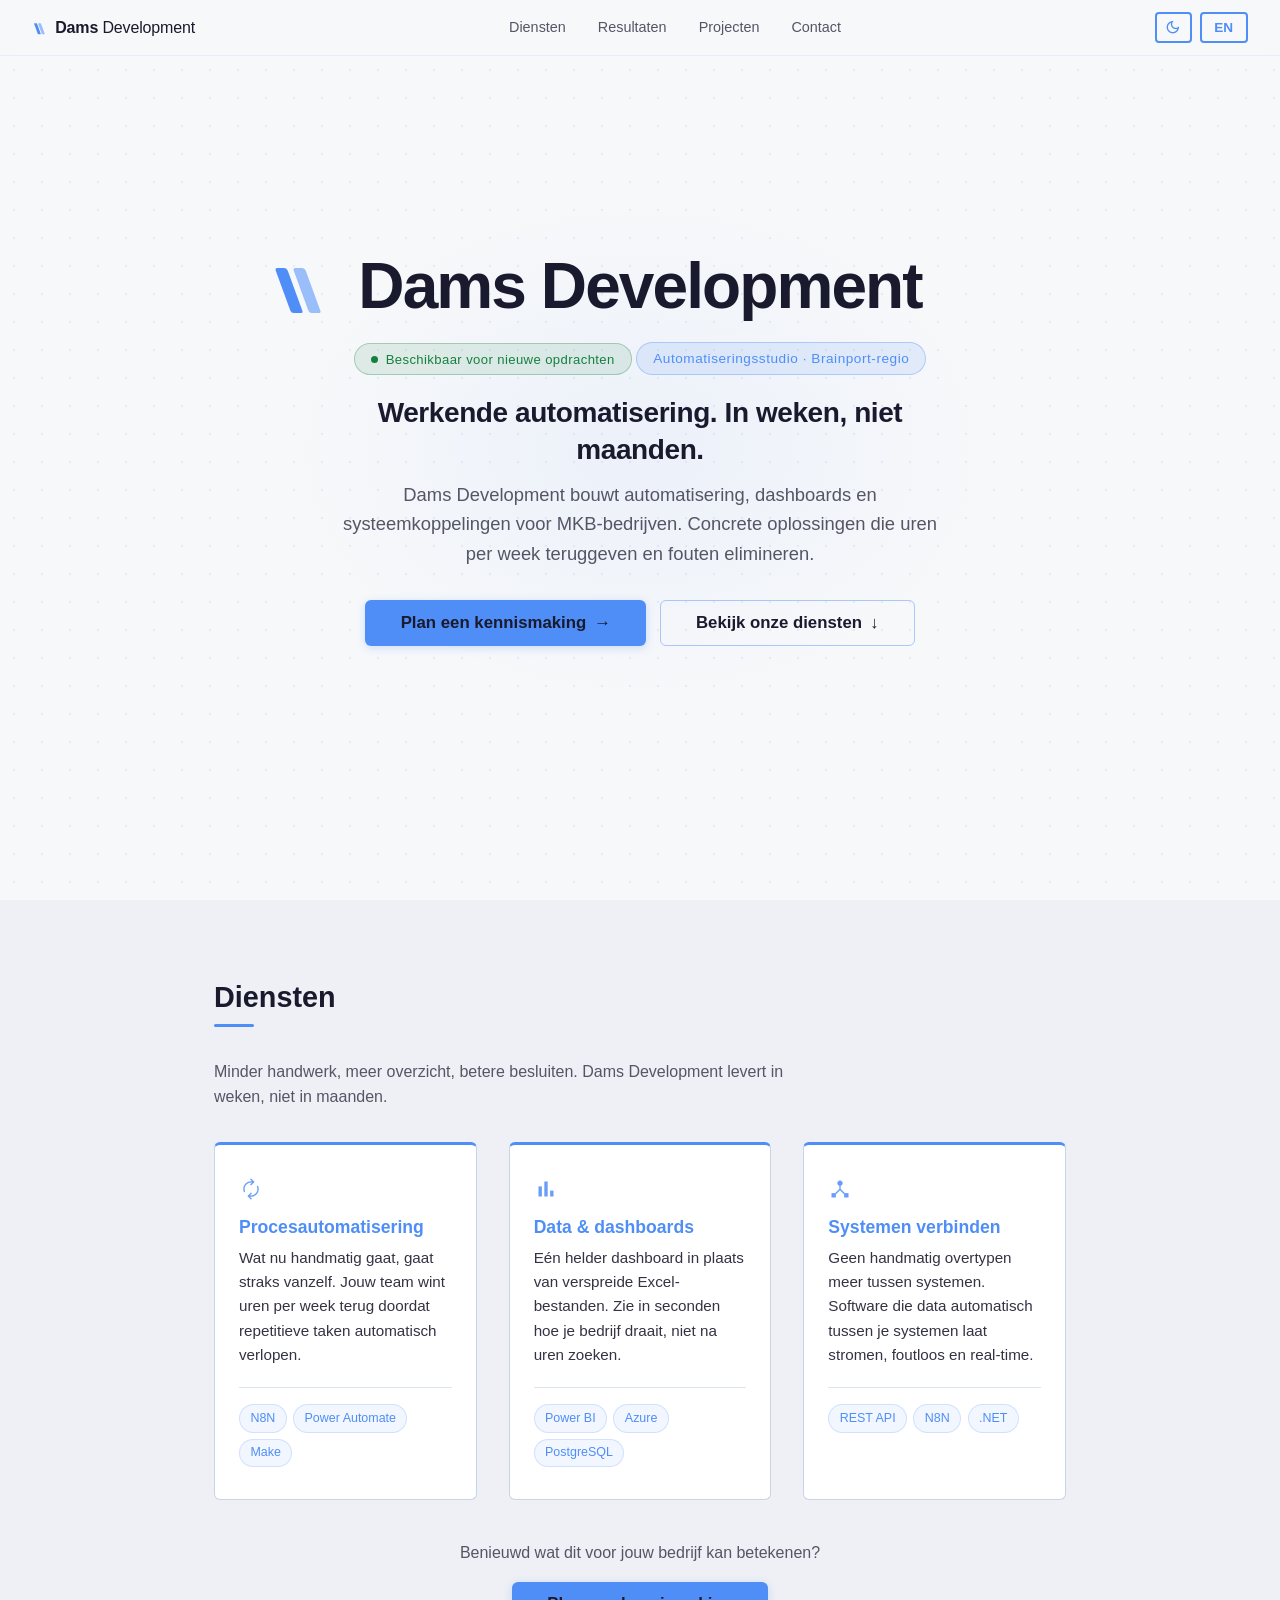
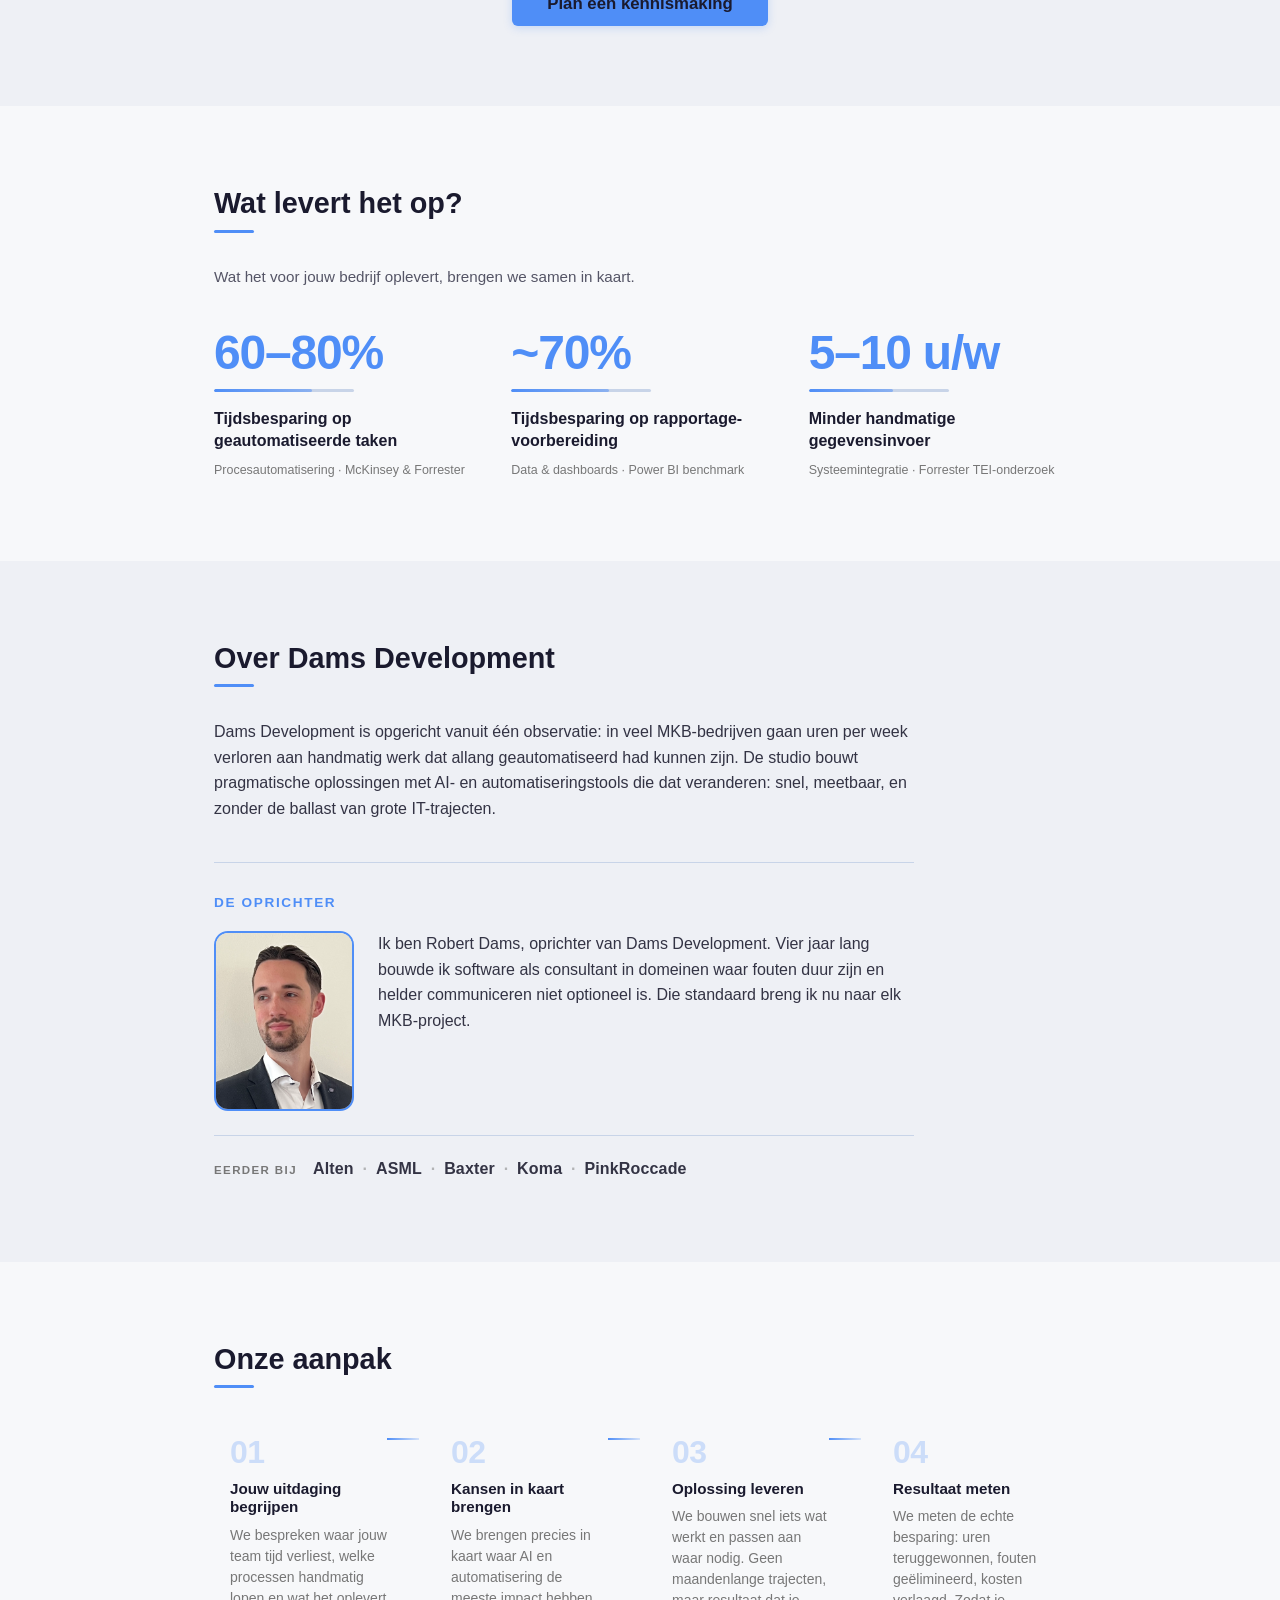
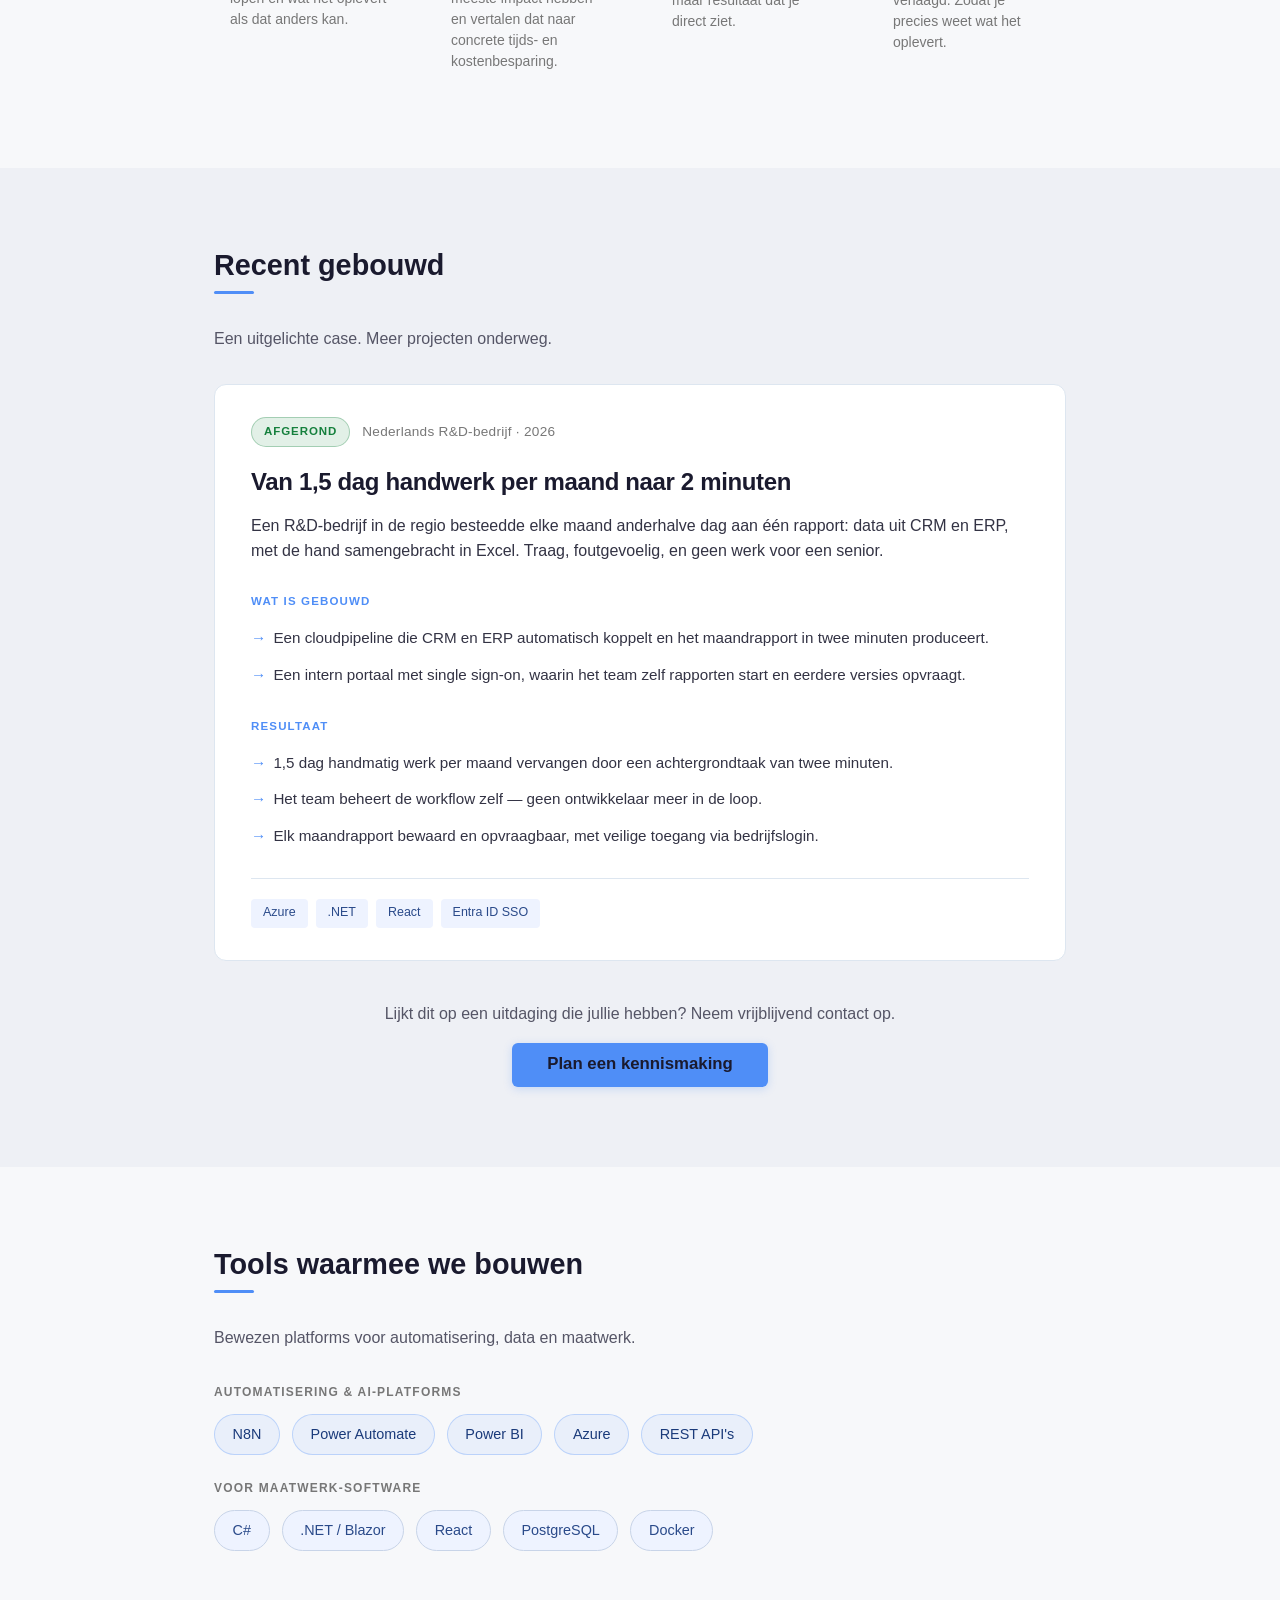
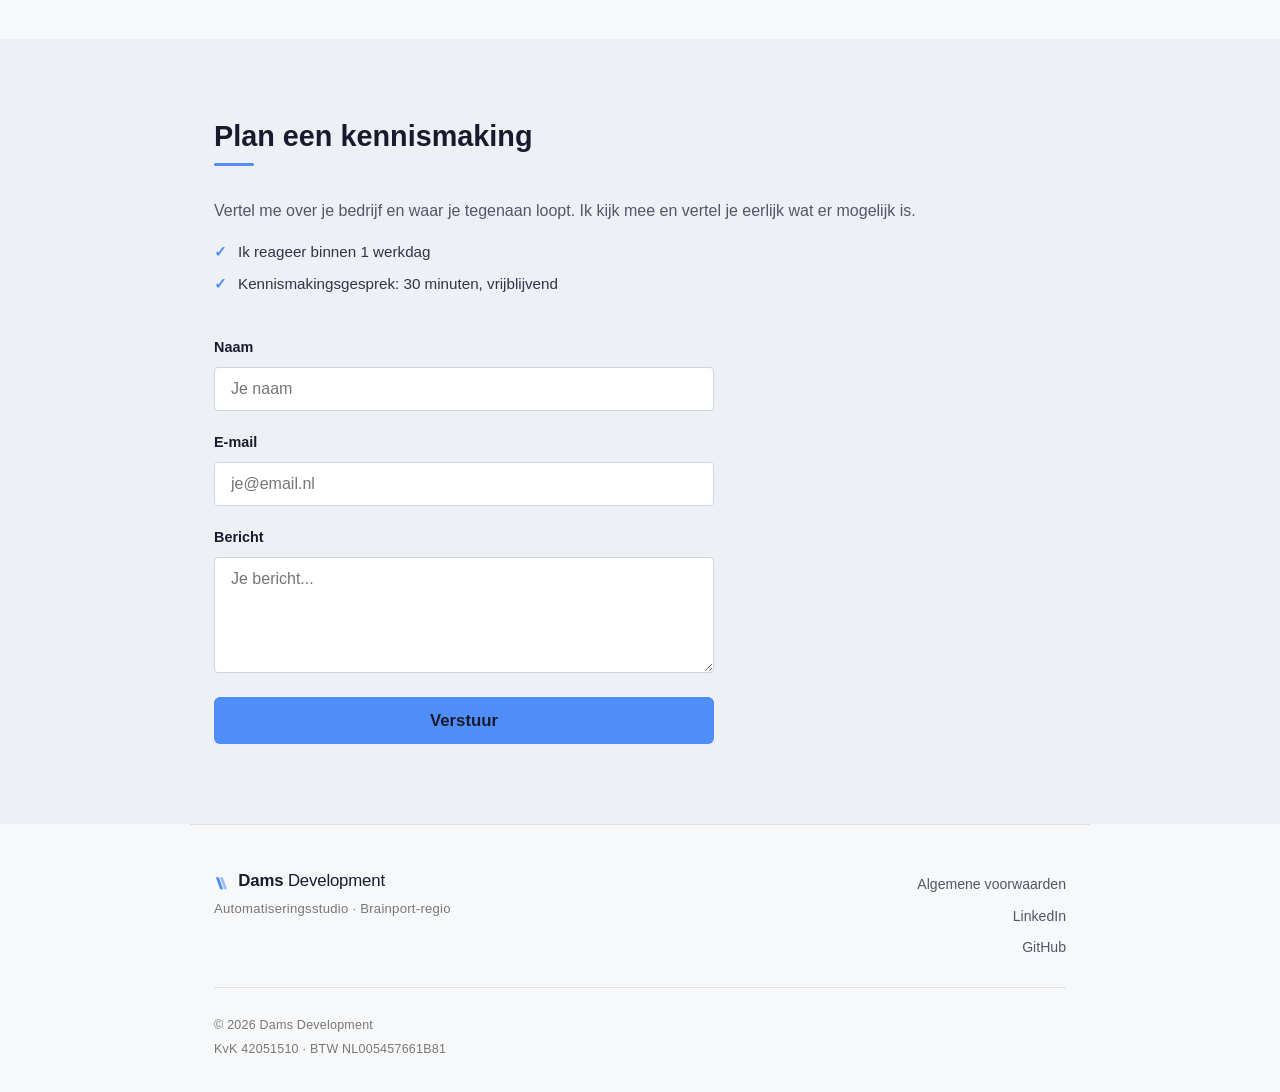
<file: index.html>
<!DOCTYPE html>
<html lang="nl">
<head>
    <meta charset="UTF-8">
    <meta name="viewport" content="width=device-width, initial-scale=1.0">
    <!-- Primary meta -->
    <title>Dams Development — Automatisering, dashboards en systeemkoppelingen voor MKB</title>
    <meta name="description" content="Dams Development is een automatiseringsstudio in de Brainport-regio. Procesautomatisering, data &amp; dashboards en systemen koppelen voor MKB-bedrijven.">
    <link rel="canonical" href="https://damsdevelopment.nl/">
    <meta name="theme-color" content="#0d1520">
    <meta name="robots" content="index, follow">
    <meta name="author" content="Dams Development">

    <!-- Open Graph (LinkedIn, Facebook, Slack, WhatsApp) -->
    <meta property="og:type" content="website">
    <meta property="og:site_name" content="Dams Development">
    <meta property="og:title" content="Dams Development — Automatiseringsstudio in de Brainport-regio">
    <meta property="og:description" content="Procesautomatisering, data &amp; dashboards en systemen koppelen voor MKB-bedrijven. Werkende oplossingen, in weken live.">
    <meta property="og:url" content="https://damsdevelopment.nl/">
    <meta property="og:image" content="https://damsdevelopment.nl/assets/og-image.png">
    <meta property="og:image:width" content="1200">
    <meta property="og:image:height" content="630">
    <meta property="og:image:alt" content="Dams Development — Werkende automatisering. In weken, niet maanden.">
    <meta property="og:locale" content="nl_NL">
    <meta property="og:locale:alternate" content="en_US">

    <!-- Twitter Card -->
    <meta name="twitter:card" content="summary_large_image">
    <meta name="twitter:title" content="Dams Development — Automatiseringsstudio in de Brainport-regio">
    <meta name="twitter:description" content="Procesautomatisering, data &amp; dashboards en systemen koppelen voor MKB-bedrijven. Werkende oplossingen, in weken live.">
    <meta name="twitter:image" content="https://damsdevelopment.nl/assets/og-image.png">

    <!-- Stylesheets & icons -->
    <link rel="stylesheet" href="assets/style.css">
    <link rel="stylesheet" href="https://fonts.googleapis.com/css2?family=Material+Symbols+Outlined:opsz,wght,FILL,GRAD@20..48,100..700,0..1,-50..200" />
    <link rel="icon" type="image/png" sizes="96x96" href="assets/favicon-96x96.png">
    <link rel="icon" type="image/svg+xml" href="assets/favicon.svg">
    <link rel="shortcut icon" href="assets/favicon.ico">
    <link rel="apple-touch-icon" sizes="180x180" href="assets/apple-touch-icon.png">
    <link rel="manifest" href="assets/site.webmanifest">

    <!-- Structured data: Organization -->
    <script type="application/ld+json">
    {
      "@context": "https://schema.org",
      "@type": "Organization",
      "name": "Dams Development",
      "url": "https://damsdevelopment.nl",
      "logo": "https://damsdevelopment.nl/assets/web-app-manifest-512x512.png",
      "image": "https://damsdevelopment.nl/assets/og-image.png",
      "description": "Automatiseringsstudio in de Brainport-regio. Procesautomatisering, data & dashboards en systemen koppelen voor MKB-bedrijven.",
      "founder": {
        "@type": "Person",
        "name": "Robert Dams",
        "url": "https://www.linkedin.com/in/robert-dams/"
      },
      "areaServed": {
        "@type": "Place",
        "name": "Brainport, Netherlands"
      },
      "address": {
        "@type": "PostalAddress",
        "addressRegion": "Noord-Brabant",
        "addressCountry": "NL"
      },
      "knowsAbout": [
        "Process Automation",
        "Business Intelligence",
        "System Integration",
        "AI Automation",
        "Workflow Automation"
      ],
      "sameAs": [
        "https://www.linkedin.com/in/robert-dams/",
        "https://github.com/Robert8034"
      ]
    }
    </script>
</head>
<body>

    <nav class="site-nav" id="siteNav">
        <a href="#home" class="nav-logo wordmark" aria-label="Dams Development">
            <span class="wordmark-mark" aria-hidden="true"></span>
            <span class="wordmark-name"><strong>Dams</strong> Development</span>
        </a>
        <div class="nav-links" id="navLinks">
            <a href="#services" data-nl="Diensten" data-en="Services"></a>
            <a href="#results" data-nl="Resultaten" data-en="Results"></a>
            <a href="#projects" data-nl="Projecten" data-en="Projects"></a>
            <a href="#contact" data-nl="Contact" data-en="Contact"></a>
        </div>
        <div class="nav-controls">
            <button class="theme-toggle" id="themeToggle" aria-label="Toggle theme">
                <span class="material-symbols-outlined">light_mode</span>
            </button>
            <button class="lang-toggle" id="langToggle" aria-label="Switch language">EN</button>
            <button class="nav-hamburger" id="navHamburger" aria-label="Menu">
                <span></span><span></span><span></span>
            </button>
        </div>
    </nav>

    <!-- ===== HERO ===== -->
    <header class="hero" id="home">
        <div class="hero-content">
            <div class="hero-brand">
                <span class="wordmark wordmark--display" aria-label="Dams Development">
                    <span class="wordmark-mark" aria-hidden="true"></span>
                    <span class="wordmark-name"><strong>Dams</strong> Development</span>
                </span>
            </div>
            <p class="availability-badge">
                <span class="avail-dot"></span>
                <span data-nl="Beschikbaar voor nieuwe opdrachten" data-en="Available for new projects"></span>
            </p>
            <p class="hero-label"
               data-nl="Automatiseringsstudio &middot; Brainport-regio"
               data-en="Automation studio &middot; Brainport region"></p>
            <h1 data-nl="Werkende automatisering. In weken, niet maanden."
                data-en="Working automation. In weeks, not months."></h1>
            <p class="tagline"
               data-nl="Dams Development bouwt automatisering, dashboards en systeemkoppelingen voor MKB-bedrijven. Concrete oplossingen die uren per week teruggeven en fouten elimineren."
               data-en="Dams Development builds automation, dashboards, and system integrations for SMEs. Concrete solutions that give back hours every week and eliminate errors."></p>
            <div class="hero-cta-row">
                <a href="#contact" class="cta-button cta-button--primary"
                   data-nl="Plan een kennismaking"
                   data-en="Book a call"></a>
                <a href="#services" class="cta-button cta-button--secondary"
                   data-nl="Bekijk onze diensten"
                   data-en="See our services"></a>
            </div>
        </div>
    </header>

    <!-- ===== SERVICES ===== -->
    <section class="services bg-alt" id="services">
        <h2 class="reveal" data-nl="Diensten" data-en="Services"></h2>
        <p class="services-intro reveal" style="transition-delay: 0.1s"
           data-nl="Minder handwerk, meer overzicht, betere besluiten. Dams Development levert in weken, niet in maanden."
           data-en="Less manual work, better oversight, smarter decisions. Dams Development delivers in weeks, not months."></p>
        <div class="services-grid">
            <div class="service-card reveal" style="transition-delay: 0.15s">
                <span class="material-symbols-outlined service-icon">autorenew</span>
                <h3 data-nl="Procesautomatisering" data-en="Process automation"></h3>
                <p data-nl="Wat nu handmatig gaat, gaat straks vanzelf. Jouw team wint uren per week terug doordat repetitieve taken automatisch verlopen."
                   data-en="What you do by hand today runs by itself tomorrow. Your team wins back hours every week as repetitive tasks run automatically."></p>
                <div class="service-tools">
                    <span>N8N</span><span>Power Automate</span><span>Make</span>
                </div>
            </div>
            <div class="service-card reveal" style="transition-delay: 0.25s">
                <span class="material-symbols-outlined service-icon">bar_chart</span>
                <h3 data-nl="Data &amp; dashboards" data-en="Data &amp; dashboards"></h3>
                <p data-nl="Eén helder dashboard in plaats van verspreide Excel-bestanden. Zie in seconden hoe je bedrijf draait, niet na uren zoeken."
                   data-en="One clear dashboard instead of scattered Excel files. See how your business is performing in seconds, not after hours of searching."></p>
                <div class="service-tools">
                    <span>Power BI</span><span>Azure</span><span>PostgreSQL</span>
                </div>
            </div>
            <div class="service-card reveal" style="transition-delay: 0.35s">
                <span class="material-symbols-outlined service-icon">device_hub</span>
                <h3 data-nl="Systemen verbinden" data-en="Connecting systems"></h3>
                <p data-nl="Geen handmatig overtypen meer tussen systemen. Software die data automatisch tussen je systemen laat stromen, foutloos en real-time."
                   data-en="No more manual re-typing between systems. Software that flows data automatically between your tools, error-free and in real-time."></p>
                <div class="service-tools">
                    <span>REST API</span><span>N8N</span><span>.NET</span>
                </div>
            </div>
        </div>
        <div class="section-cta reveal" style="transition-delay: 0.4s">
            <p data-nl="Benieuwd wat dit voor jouw bedrijf kan betekenen?" data-en="Curious what this could mean for your business?"></p>
            <a href="#contact" class="cta-button" data-nl="Plan een kennismaking" data-en="Book a call"></a>
        </div>
    </section>

    <!-- ===== RESULTS ===== -->
    <section class="results" id="results">
        <h2 class="reveal" data-nl="Wat levert het op?" data-en="What does it deliver?"></h2>
        <p class="results-intro reveal" style="transition-delay: 0.1s"
           data-nl="Wat het voor jouw bedrijf oplevert, brengen we samen in kaart."
           data-en="What it delivers for your business, we work out together."></p>
        <div class="results-grid">
            <div class="result-item reveal" style="transition-delay: 0.15s">
                <span class="result-value">60–80%</span>
                <div class="result-bar-track">
                    <div class="result-bar" style="--target-pct: 70%"></div>
                </div>
                <p class="result-label" data-nl="Tijdsbesparing op geautomatiseerde taken" data-en="Time saved on automated tasks"></p>
                <p class="result-source" data-nl="Procesautomatisering &middot; McKinsey &amp; Forrester" data-en="Process automation &middot; McKinsey &amp; Forrester"></p>
            </div>
            <div class="result-item reveal" style="transition-delay: 0.25s">
                <span class="result-value">~70%</span>
                <div class="result-bar-track">
                    <div class="result-bar" style="--target-pct: 70%"></div>
                </div>
                <p class="result-label" data-nl="Tijdsbesparing op rapportage&shy;voorbereiding" data-en="Time saved on report preparation"></p>
                <p class="result-source" data-nl="Data &amp; dashboards &middot; Power BI benchmark" data-en="Data &amp; dashboards &middot; Power BI benchmark"></p>
            </div>
            <div class="result-item reveal" style="transition-delay: 0.35s">
                <span class="result-value" data-nl="5–10 u/w" data-en="5–10 h/w"></span>
                <div class="result-bar-track">
                    <div class="result-bar" style="--target-pct: 60%"></div>
                </div>
                <p class="result-label" data-nl="Minder handmatige gegevensinvoer" data-en="Reduction in manual data entry"></p>
                <p class="result-source" data-nl="Systeem&shy;integratie &middot; Forrester TEI-onderzoek" data-en="System integration &middot; Forrester TEI research"></p>
            </div>
        </div>
    </section>

    <!-- ===== CASE STUDIES (scaffold — uncomment when first case is ready)
         Designed slot in the journey: after Results (industry stats) and before
         How-I-Work (process). Concrete proof of delivery.
         First case to populate: HubSpot + Business Central → automated Excel sales report.
    <section class="case-studies bg-alt" id="case-studies">
        <h2 class="reveal" data-nl="Recente projecten" data-en="Recent work"></h2>
        <p class="services-intro reveal" style="transition-delay: 0.1s"
           data-nl="Een greep uit wat Dams Development levert. Concrete projecten, gemeten resultaten."
           data-en="A selection of what Dams Development delivers. Concrete projects, measured results."></p>
        <div class="case-studies-grid">
            <article class="case-card reveal" style="transition-delay: 0.15s">
                <div class="case-meta">
                    <span class="case-status case-status--inprogress" data-nl="Lopend" data-en="In progress"></span>
                    <span class="case-sector" data-nl="Sector: [in te vullen]" data-en="Sector: [to fill in]"></span>
                </div>
                <h3 class="case-title"
                    data-nl="Geautomatiseerde verkooprapportage uit HubSpot en Business Central"
                    data-en="Automated sales reporting from HubSpot and Business Central"></h3>
                <p class="case-summary"
                   data-nl="[Korte beschrijving van de uitdaging en de oplossing — 2 zinnen.]"
                   data-en="[Short description of the challenge and the solution — 2 sentences.]"></p>
                <div class="case-stack">
                    <span>HubSpot</span>
                    <span>Business Central</span>
                    <span>Excel</span>
                    <span>[+ tools]</span>
                </div>
                <div class="case-results">
                    <div class="case-result-item">
                        <span class="case-result-value">[X]u/w</span>
                        <span class="case-result-label" data-nl="Tijdsbesparing" data-en="Time saved"></span>
                    </div>
                    <div class="case-result-item">
                        <span class="case-result-value">[X]%</span>
                        <span class="case-result-label" data-nl="Minder fouten" data-en="Fewer errors"></span>
                    </div>
                    <div class="case-result-item">
                        <span class="case-result-value">[X]</span>
                        <span class="case-result-label" data-nl="[metric]" data-en="[metric]"></span>
                    </div>
                </div>
            </article>
        </div>
    </section>
    ===== END CASE STUDIES SCAFFOLD ===== -->

    <!-- ===== ABOUT ===== -->
    <section class="about bg-alt" id="about">
        <h2 class="reveal" data-nl="Over Dams Development" data-en="About Dams Development"></h2>
        <p class="reveal" style="transition-delay: 0.1s"
           data-nl="Dams Development is opgericht vanuit één observatie: in veel MKB-bedrijven gaan uren per week verloren aan handmatig werk dat allang geautomatiseerd had kunnen zijn. De studio bouwt pragmatische oplossingen met AI- en automatiseringstools die dat veranderen: snel, meetbaar, en zonder de ballast van grote IT-trajecten."
           data-en="Dams Development was founded on one observation: in many SMEs, hours every week disappear into manual work that could have been automated long ago. The studio builds practical solutions using AI and automation tools that change that. Fast to deliver, measurable in impact, without the overhead of a large IT project."></p>

        <div class="about-founder reveal" style="transition-delay: 0.2s">
            <h3 class="about-subheading" data-nl="De oprichter" data-en="The founder"></h3>
            <div class="about-founder-body">
                <img src="assets/photo.jpg" alt="Robert Dams" class="about-founder-photo">
                <p data-nl="Ik ben Robert Dams, oprichter van Dams Development. Vier jaar lang bouwde ik software als consultant in domeinen waar fouten duur zijn en helder communiceren niet optioneel is. Die standaard breng ik nu naar elk MKB-project."
                   data-en="I'm Robert Dams, founder of Dams Development. For four years I built software as a consultant in domains where mistakes are expensive and clear communication isn't optional. That's the standard I bring to every project now."></p>
            </div>
            <div class="about-employers">
                <span class="about-employers-label" data-nl="Eerder bij" data-en="Previously at"></span>
                <span class="about-employers-list">
                    Alten<span class="sep" aria-hidden="true">&middot;</span>ASML<span class="sep" aria-hidden="true">&middot;</span>Baxter<span class="sep" aria-hidden="true">&middot;</span>Koma<span class="sep" aria-hidden="true">&middot;</span>PinkRoccade
                </span>
            </div>
        </div>
    </section>

    <!-- ===== HOW I WORK ===== -->
    <section class="how-i-work" id="how-i-work">
        <h2 class="reveal" data-nl="Onze aanpak" data-en="Our approach"></h2>
        <div class="process-steps">
            <div class="process-step reveal" style="transition-delay: 0.05s">
                <div class="step-number">01</div>
                <h3 data-nl="Jouw uitdaging begrijpen" data-en="Understanding your challenge"></h3>
                <p data-nl="We bespreken waar jouw team tijd verliest, welke processen handmatig lopen en wat het oplevert als dat anders kan."
                   data-en="We discuss where your team is losing time, which processes run manually, and what the gain would be if that could change."></p>
            </div>
            <div class="process-step reveal" style="transition-delay: 0.15s">
                <div class="step-number">02</div>
                <h3 data-nl="Kansen in kaart brengen" data-en="Mapping the opportunities"></h3>
                <p data-nl="We brengen precies in kaart waar AI en automatisering de meeste impact hebben en vertalen dat naar concrete tijds- en kostenbesparing."
                   data-en="We map exactly where AI and automation have the most impact and translate that into concrete time and cost savings."></p>
            </div>
            <div class="process-step reveal" style="transition-delay: 0.25s">
                <div class="step-number">03</div>
                <h3 data-nl="Oplossing leveren" data-en="Delivering the solution"></h3>
                <p data-nl="We bouwen snel iets wat werkt en passen aan waar nodig. Geen maandenlange trajecten, maar resultaat dat je direct ziet."
                   data-en="We build something that works, fast, and adjust as we go. No months-long projects. Results you can see straight away."></p>
            </div>
            <div class="process-step reveal" style="transition-delay: 0.35s">
                <div class="step-number">04</div>
                <h3 data-nl="Resultaat meten" data-en="Measuring the impact"></h3>
                <p data-nl="We meten de echte besparing: uren teruggewonnen, fouten geëlimineerd, kosten verlaagd. Zodat je precies weet wat het oplevert."
                   data-en="We measure the actual savings: hours recovered, errors eliminated, costs reduced. So you know exactly what it delivers."></p>
            </div>
        </div>
    </section>

    <!-- ===== PROJECTS / RECENT WORK ===== -->
    <section class="projects bg-alt" id="projects">
        <h2 class="reveal" data-nl="Recent gebouwd" data-en="Recent work"></h2>
        <p class="services-intro reveal" style="transition-delay: 0.1s"
           data-nl="Een uitgelichte case. Meer projecten onderweg."
           data-en="A featured case. More work shipping soon."></p>

        <div class="projects-list">
            <article class="project-card reveal" style="transition-delay: 0.15s">
                <div class="project-meta">
                    <span class="project-status" data-nl="Afgerond" data-en="Completed"></span>
                    <span class="project-context"
                          data-nl="Nederlands R&amp;D-bedrijf &middot; 2026"
                          data-en="Dutch R&amp;D firm &middot; 2026"></span>
                </div>

                <h3 class="project-headline"
                    data-nl="Van 1,5 dag handwerk per maand naar 2 minuten"
                    data-en="From 1.5 days of manual work to 2 minutes"></h3>

                <p class="project-summary"
                   data-nl="Een R&amp;D-bedrijf in de regio besteedde elke maand anderhalve dag aan één rapport: data uit CRM en ERP, met de hand samengebracht in Excel. Traag, foutgevoelig, en geen werk voor een senior."
                   data-en="An R&amp;D firm in the region spent a day and a half each month on a single report: data from CRM and ERP, copy-pasted by hand into Excel. Slow, error-prone, and not work for a senior."></p>

                <div class="project-block">
                    <p class="project-block-label" data-nl="Wat is gebouwd" data-en="What was built"></p>
                    <ul>
                        <li data-nl="Een cloudpipeline die CRM en ERP automatisch koppelt en het maandrapport in twee minuten produceert."
                            data-en="A cloud pipeline that connects CRM and ERP and produces the monthly report in two minutes."></li>
                        <li data-nl="Een intern portaal met single sign-on, waarin het team zelf rapporten start en eerdere versies opvraagt."
                            data-en="An internal portal with single sign-on where the team runs reports themselves and retrieves previous versions."></li>
                    </ul>
                </div>

                <div class="project-block">
                    <p class="project-block-label" data-nl="Resultaat" data-en="Outcome"></p>
                    <ul>
                        <li data-nl="1,5 dag handmatig werk per maand vervangen door een achtergrondtaak van twee minuten."
                            data-en="1.5 days of manual work each month replaced by a two-minute background task."></li>
                        <li data-nl="Het team beheert de workflow zelf &mdash; geen ontwikkelaar meer in de loop."
                            data-en="The team owns the workflow themselves &mdash; no developer in the loop."></li>
                        <li data-nl="Elk maandrapport bewaard en opvraagbaar, met veilige toegang via bedrijfslogin."
                            data-en="Every monthly report archived and retrievable, with secure access via corporate sign-on."></li>
                    </ul>
                </div>

                <div class="project-stack">
                    <span>Azure</span>
                    <span>.NET</span>
                    <span>React</span>
                    <span>Entra ID SSO</span>
                </div>
            </article>
        </div>

        <div class="section-cta reveal" style="transition-delay: 0.3s">
            <p data-nl="Lijkt dit op een uitdaging die jullie hebben? Neem vrijblijvend contact op."
               data-en="Sound like a challenge you're facing? Get in touch, no commitment needed."></p>
            <a href="#contact" class="cta-button" data-nl="Plan een kennismaking" data-en="Book a call"></a>
        </div>
    </section>

    <!-- ===== TOOLS ===== -->
    <section class="skills" id="skills">
        <h2 class="reveal" data-nl="Tools waarmee we bouwen" data-en="Tools we build with"></h2>
        <p class="services-intro reveal" style="transition-delay: 0.05s"
           data-nl="Bewezen platforms voor automatisering, data en maatwerk."
           data-en="Proven platforms for automation, data, and custom development."></p>
        <p class="skills-group-label reveal" style="transition-delay: 0.1s"
           data-nl="Automatisering &amp; AI-platforms" data-en="Automation &amp; AI platforms"></p>
        <div class="skills-grid reveal" style="transition-delay: 0.15s">
            <span class="skill-chip skill-chip--ai">N8N</span>
            <span class="skill-chip skill-chip--ai">Power Automate</span>
            <span class="skill-chip skill-chip--ai">Power BI</span>
            <span class="skill-chip skill-chip--ai">Azure</span>
            <span class="skill-chip skill-chip--ai">REST API's</span>
        </div>
        <p class="skills-group-label reveal" style="transition-delay: 0.25s"
           data-nl="Voor maatwerk-software" data-en="For custom development"></p>
        <div class="skills-grid reveal" style="transition-delay: 0.3s">
            <span class="skill-chip">C#</span>
            <span class="skill-chip">.NET / Blazor</span>
            <span class="skill-chip">React</span>
            <span class="skill-chip">PostgreSQL</span>
            <span class="skill-chip">Docker</span>
        </div>
    </section>

    <!-- ===== CONTACT ===== -->
    <section class="contact bg-alt" id="contact">
        <h2 class="reveal" data-nl="Plan een kennismaking" data-en="Book a discovery call"></h2>
        <p class="contact-subtext reveal" style="transition-delay: 0.1s"
           data-nl="Vertel me over je bedrijf en waar je tegenaan loopt. Ik kijk mee en vertel je eerlijk wat er mogelijk is."
           data-en="Tell me about your business and what's slowing you down. I'll take a look and give you an honest read on what's possible."></p>
        <ul class="contact-trust reveal" style="transition-delay: 0.12s">
            <li data-nl="Ik reageer binnen 1 werkdag" data-en="I respond within 1 business day"></li>
            <li data-nl="Kennismakingsgesprek: 30 minuten, vrijblijvend" data-en="Discovery call: 30 minutes, no commitment"></li>
        </ul>
        <form id="contactForm" class="reveal" style="transition-delay: 0.15s"
              action="https://formspree.io/f/xojkpdlp" method="POST">
            <input type="hidden" name="_subject" value="New message from damsdevelopment.nl">
            <label for="name" data-nl="Naam" data-en="Name"></label>
            <input type="text" id="name" name="name" required
                   data-nl-placeholder="Je naam"
                   data-en-placeholder="Your name">
            <label for="email" data-nl="E-mail" data-en="Email"></label>
            <input type="email" id="email" name="email" required
                   data-nl-placeholder="je@email.nl"
                   data-en-placeholder="your@email.com">
            <label for="message" data-nl="Bericht" data-en="Message"></label>
            <textarea id="message" name="message" rows="5" required
                      data-nl-placeholder="Je bericht..."
                      data-en-placeholder="Your message..."></textarea>
            <button type="submit" data-nl="Verstuur" data-en="Send"></button>
        </form>
        <p class="form-thanks" id="formThanks" hidden
           data-nl="Bedankt voor je bericht. Ik reageer binnen 1 werkdag."
           data-en="Thanks for your message. I'll be in touch within 1 business day."></p>
    </section>

    <!-- ===== FOOTER ===== -->
    <footer class="footer">
        <div class="footer-grid">
            <div class="footer-brand">
                <span class="wordmark wordmark--footer" aria-label="Dams Development">
                    <span class="wordmark-mark" aria-hidden="true"></span>
                    <span class="wordmark-name"><strong>Dams</strong> Development</span>
                </span>
                <p class="footer-tagline"
                   data-nl="Automatiseringsstudio &middot; Brainport-regio"
                   data-en="Automation studio &middot; Brainport region"></p>
            </div>
            <nav class="footer-links">
                <a href="algemene-voorwaarden.html" data-nl="Algemene voorwaarden" data-en="Terms &amp; conditions"></a>
                <a href="https://www.linkedin.com/in/robert-dams/" target="_blank" rel="noopener">LinkedIn</a>
                <a href="https://github.com/Robert8034" target="_blank" rel="noopener">GitHub</a>
            </nav>
        </div>
        <div class="footer-legal">
            <p>&copy; 2026 Dams Development</p>
            <p>KvK 42051510 &middot; BTW NL005457661B81</p>
        </div>
    </footer>

    <script src="assets/script.js"></script>
</body>
</html>
</file>
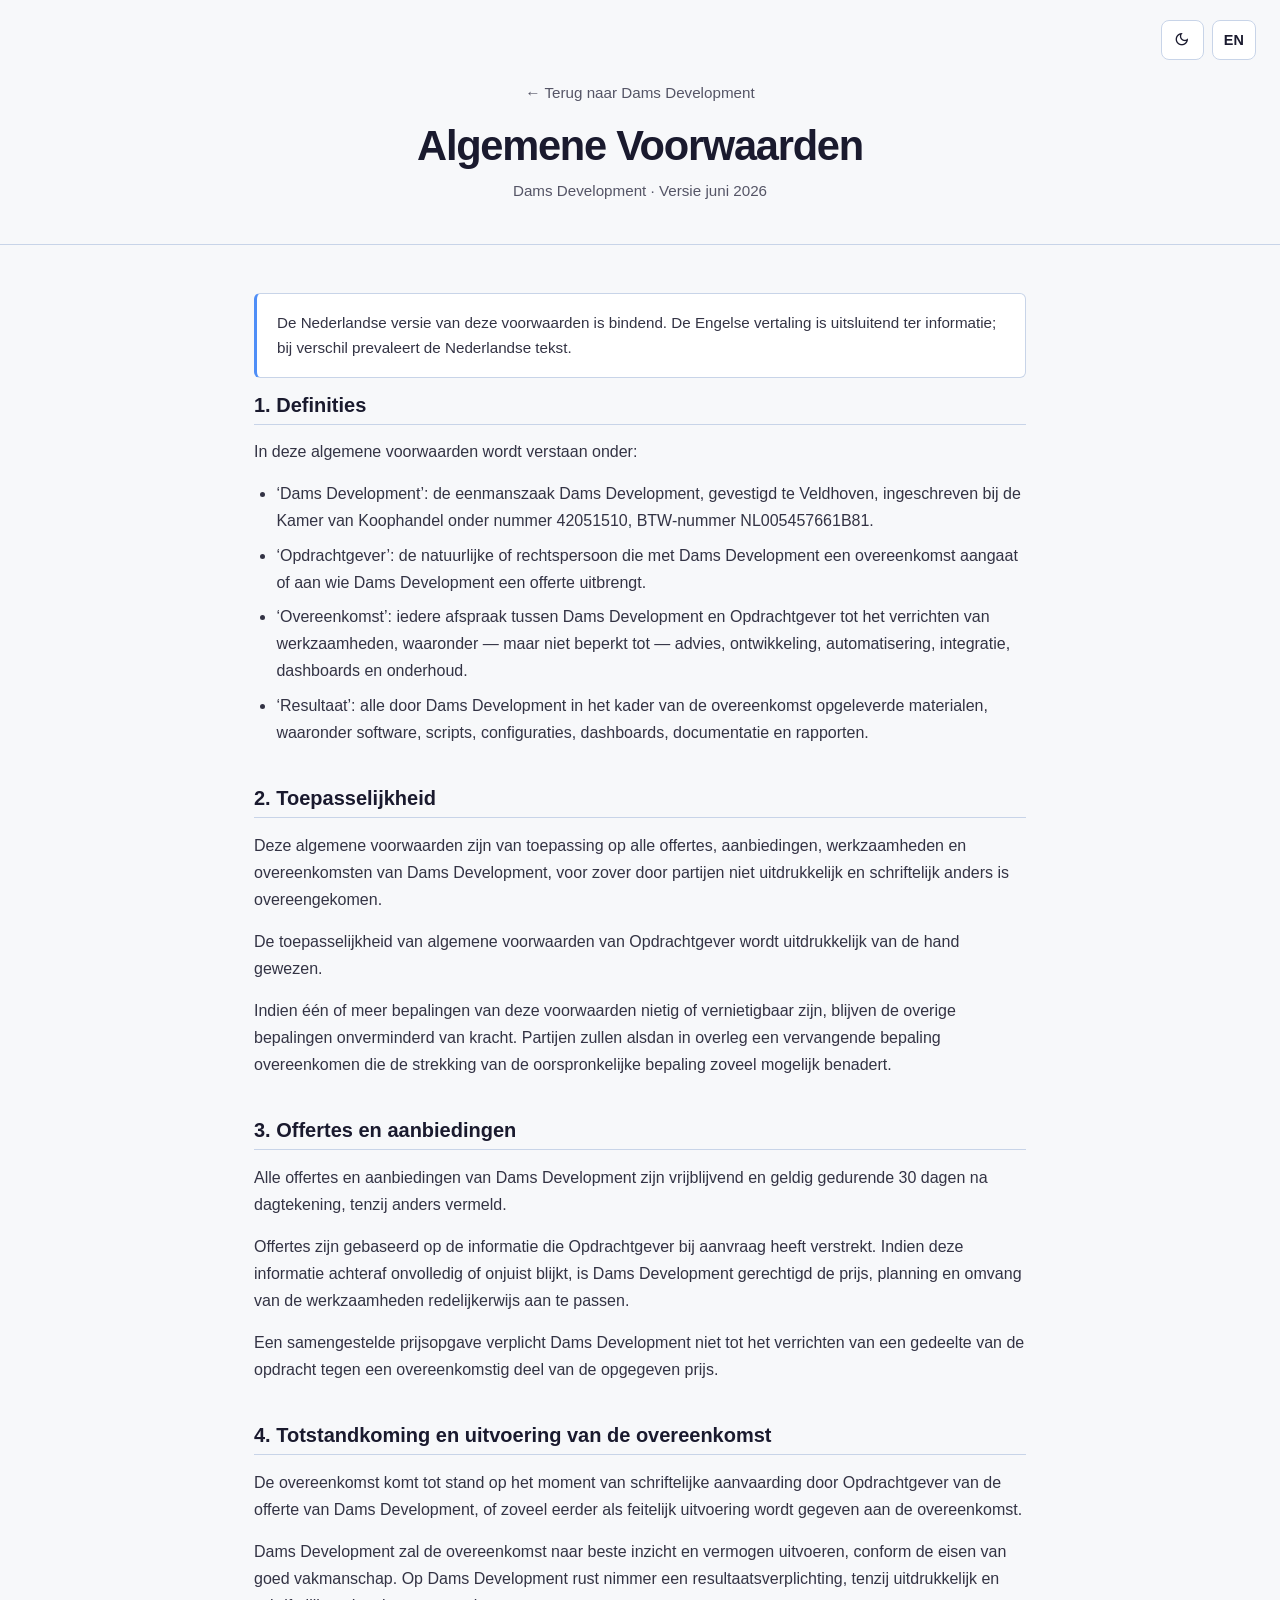
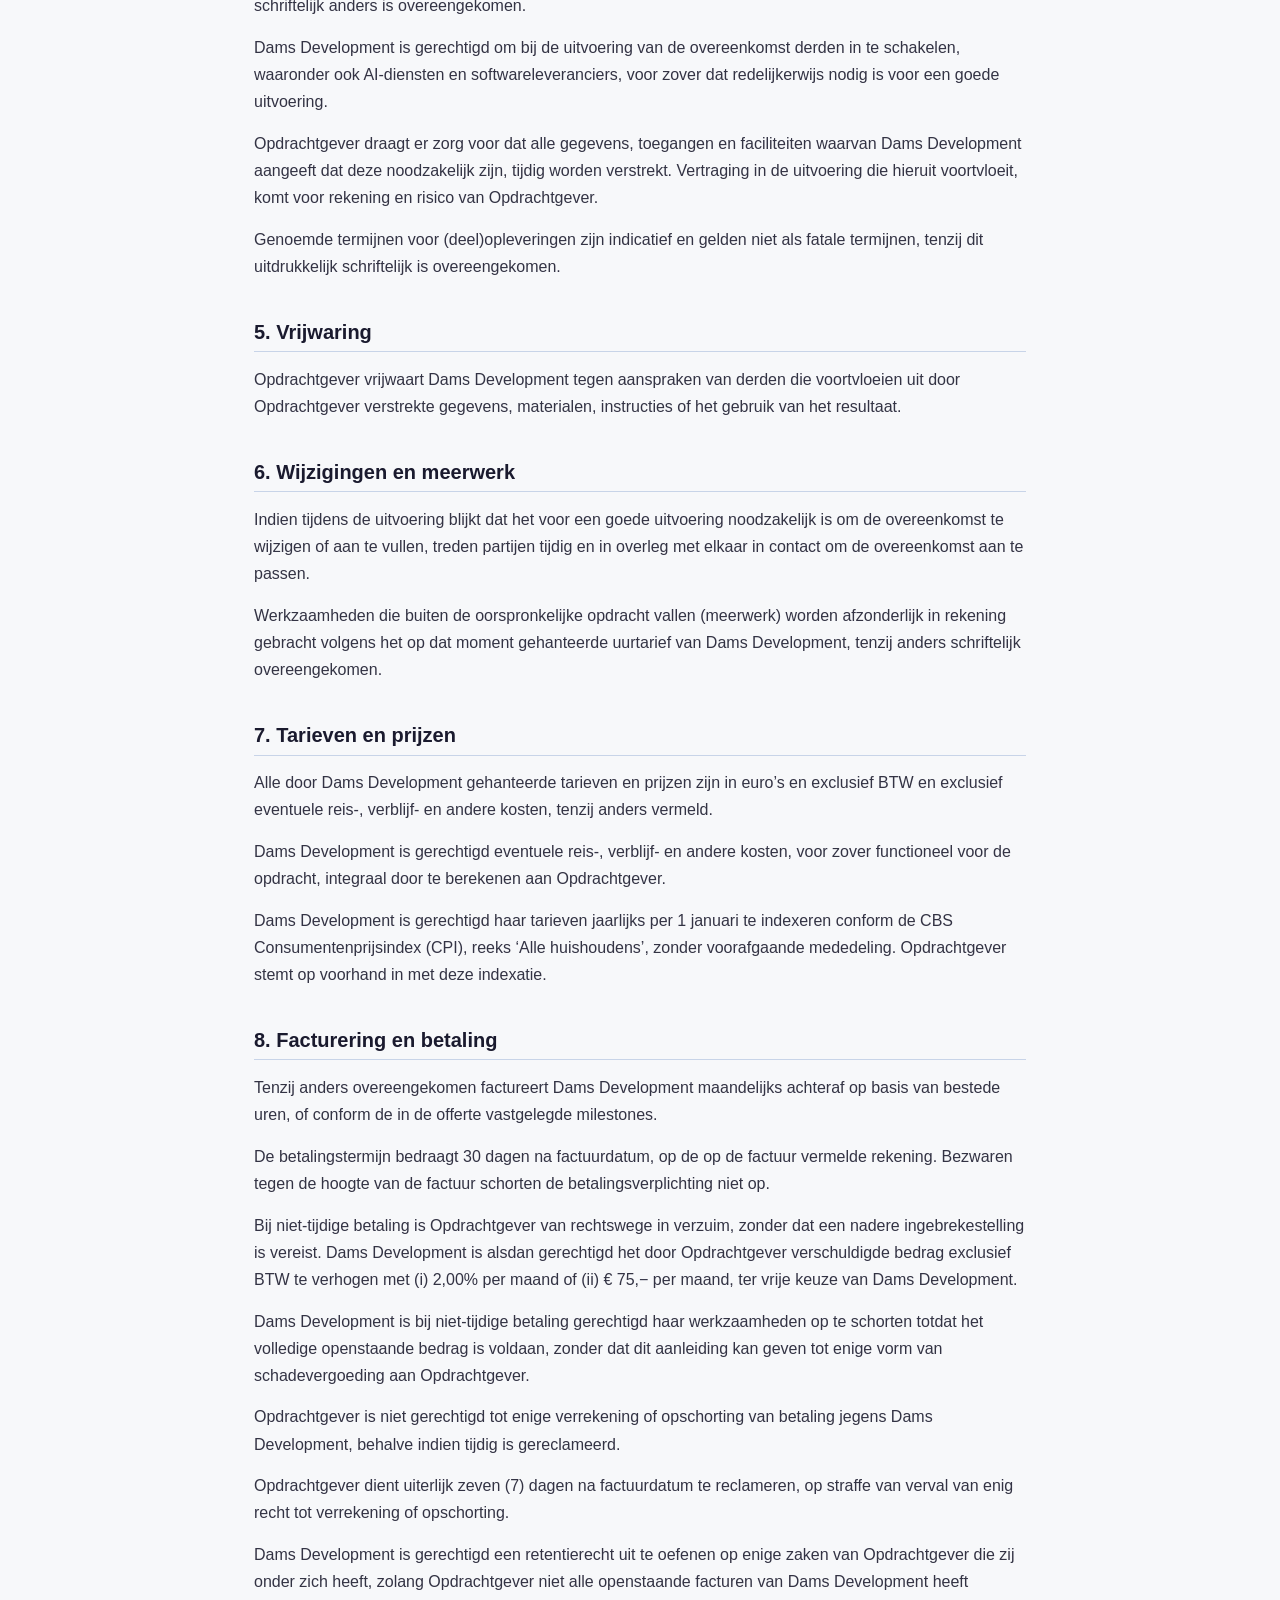
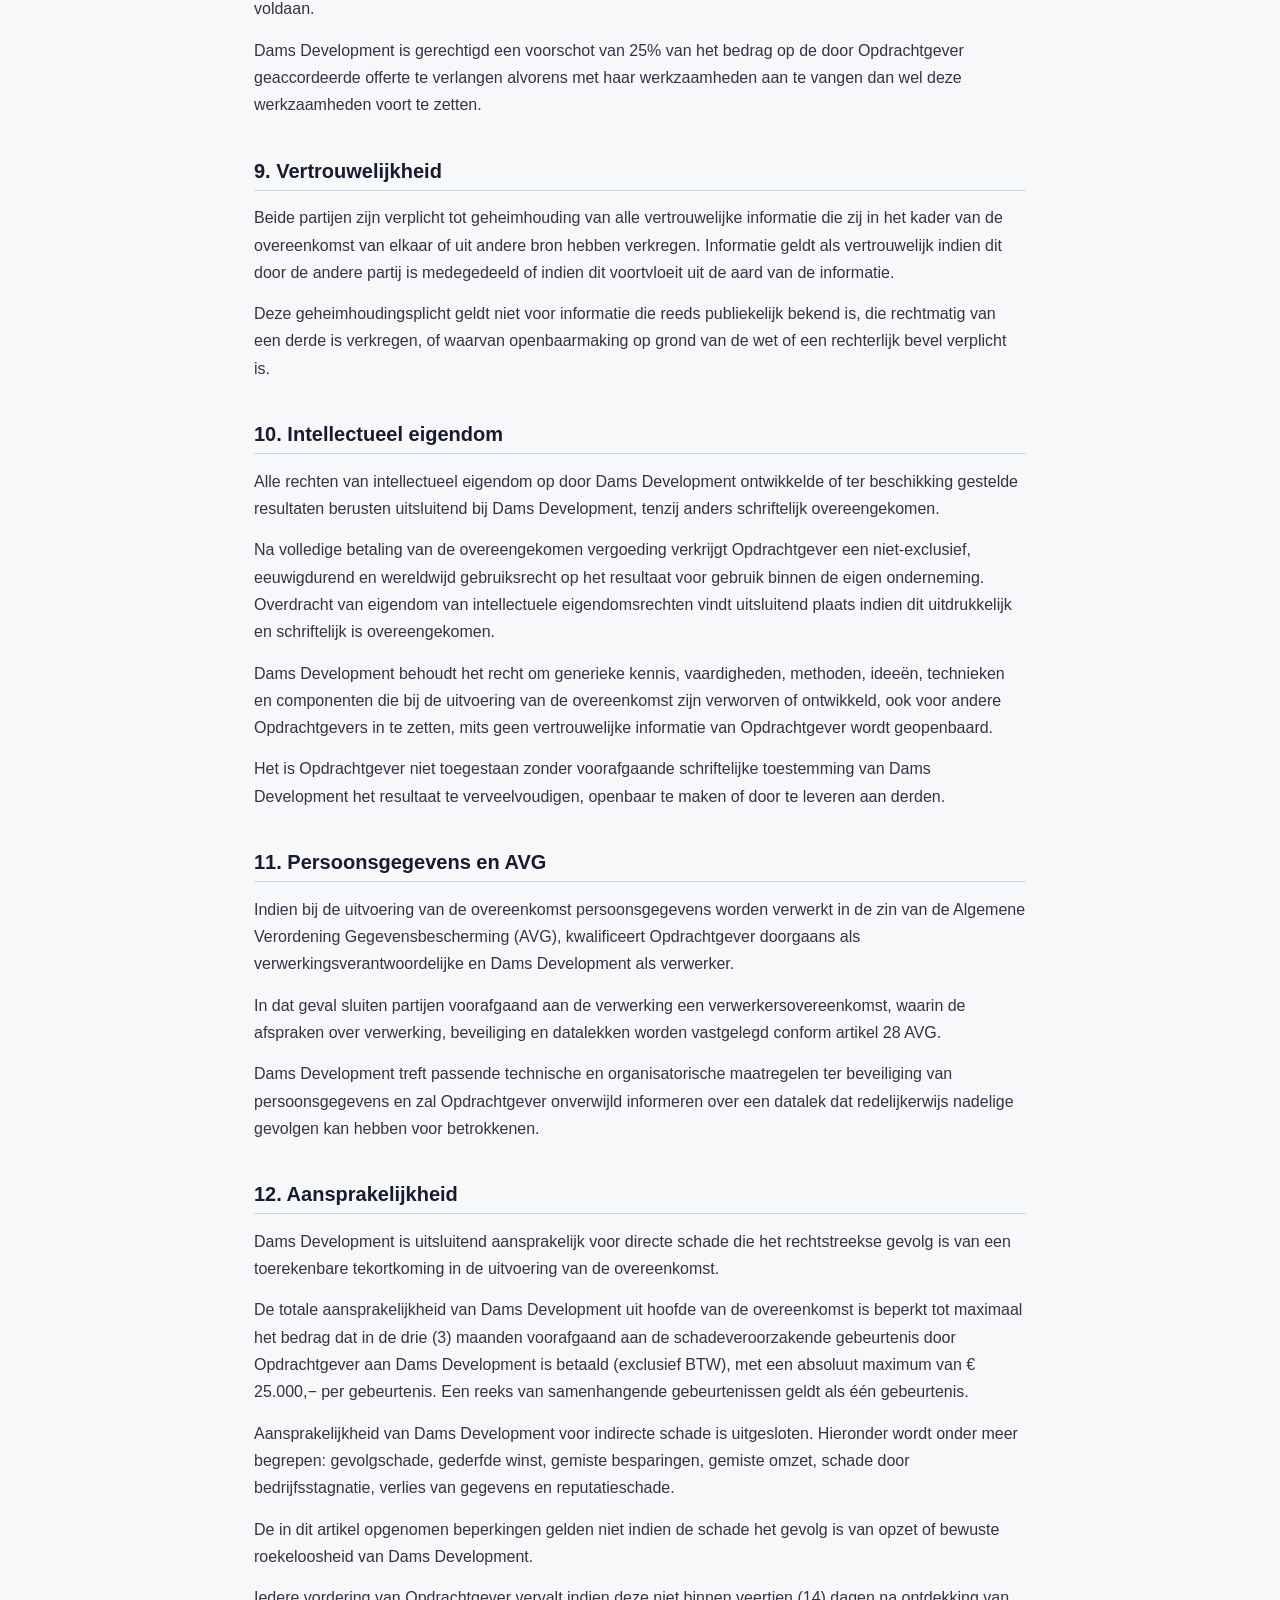
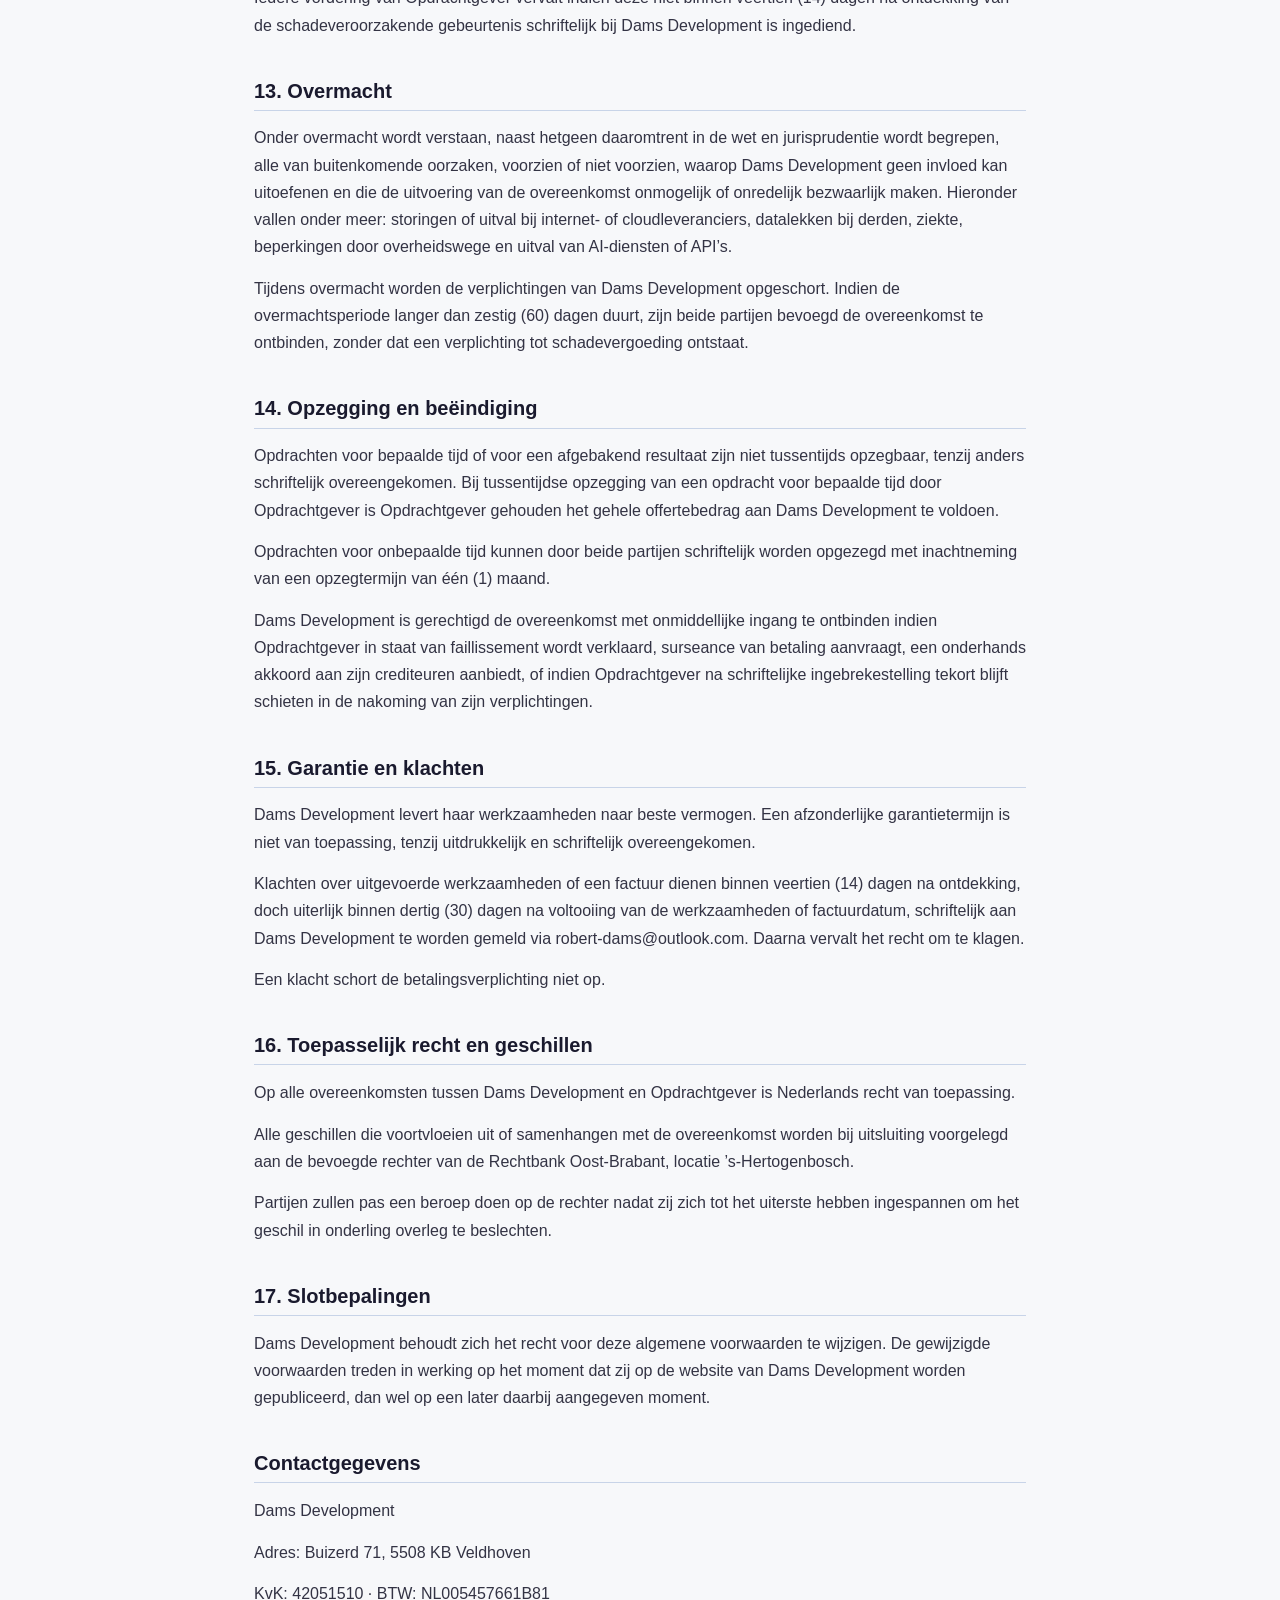
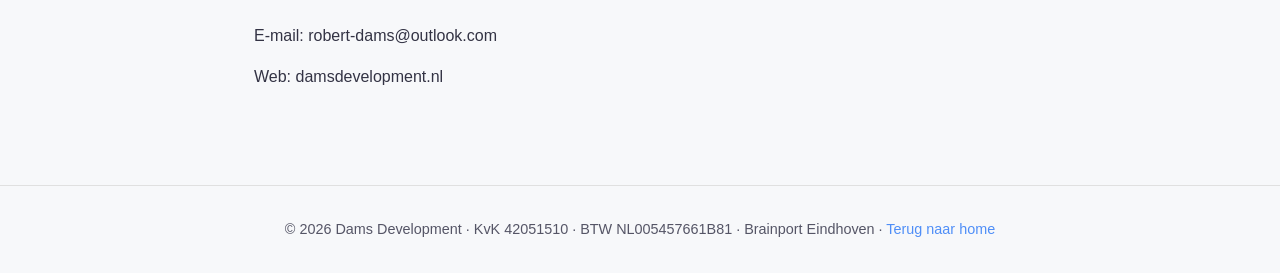
<file: algemene-voorwaarden.html>
<!DOCTYPE html>
<html lang="nl">
<head>
    <meta charset="UTF-8">
    <meta name="viewport" content="width=device-width, initial-scale=1.0">
    <!-- Primary meta -->
    <title>Algemene Voorwaarden — Dams Development</title>
    <meta name="description" content="Algemene voorwaarden van Dams Development, automatiseringsstudio in de Brainport-regio. Van toepassing op alle offertes en opdrachten.">
    <link rel="canonical" href="https://damsdevelopment.nl/algemene-voorwaarden.html">
    <meta name="theme-color" content="#0d1520">
    <meta name="robots" content="index, follow">
    <meta name="author" content="Dams Development">

    <!-- Open Graph -->
    <meta property="og:type" content="article">
    <meta property="og:site_name" content="Dams Development">
    <meta property="og:title" content="Algemene Voorwaarden — Dams Development">
    <meta property="og:description" content="Algemene voorwaarden van Dams Development. Van toepassing op alle offertes en opdrachten.">
    <meta property="og:url" content="https://damsdevelopment.nl/algemene-voorwaarden.html">
    <meta property="og:image" content="https://damsdevelopment.nl/assets/og-image.png">
    <meta property="og:image:width" content="1200">
    <meta property="og:image:height" content="630">
    <meta property="og:image:alt" content="Dams Development — Werkende automatisering. In weken, niet maanden.">
    <meta property="og:locale" content="nl_NL">

    <!-- Twitter Card -->
    <meta name="twitter:card" content="summary_large_image">
    <meta name="twitter:title" content="Algemene Voorwaarden — Dams Development">
    <meta name="twitter:description" content="Algemene voorwaarden van Dams Development. Van toepassing op alle offertes en opdrachten.">
    <meta name="twitter:image" content="https://damsdevelopment.nl/assets/og-image.png">

    <!-- Stylesheets & icons -->
    <link rel="stylesheet" href="assets/style.css">
    <link rel="stylesheet" href="https://fonts.googleapis.com/css2?family=Material+Symbols+Outlined:opsz,wght,FILL,GRAD@20..48,100..700,0..1,-50..200" />
    <link rel="icon" type="image/png" sizes="96x96" href="assets/favicon-96x96.png">
    <link rel="icon" type="image/svg+xml" href="assets/favicon.svg">
    <link rel="shortcut icon" href="assets/favicon.ico">
    <link rel="apple-touch-icon" sizes="180x180" href="assets/apple-touch-icon.png">
    <link rel="manifest" href="assets/site.webmanifest">

    <style>
        body { background-color: var(--bg); color: var(--text); }

        .legal-controls {
            position: fixed; top: 1.25rem; right: 1.5rem; z-index: 100;
            display: flex; gap: 0.5rem;
        }
        .legal-controls .theme-toggle,
        .legal-controls .lang-toggle {
            background: var(--bg-card); color: var(--text);
            border: 1px solid var(--border); border-radius: 8px;
            padding: 0.4rem 0.7rem; cursor: pointer; font-size: 0.9rem;
            display: flex; align-items: center; justify-content: center;
            min-width: 40px; min-height: 40px;
            transition: background 0.2s, border-color 0.2s;
        }
        .legal-controls .theme-toggle:hover,
        .legal-controls .lang-toggle:hover {
            border-color: var(--accent);
        }

        .legal-hero {
            padding: 5rem 1.5rem 2.5rem;
            text-align: center;
            border-bottom: 1px solid var(--border);
        }
        .legal-hero .back-link {
            display: inline-block; color: var(--text-muted);
            text-decoration: none; font-size: 0.95rem; margin-bottom: 1rem;
            transition: color 0.2s;
        }
        .legal-hero .back-link:hover { color: var(--accent); }
        .legal-hero h1 {
            font-size: clamp(1.8rem, 4vw, 2.6rem);
            margin-bottom: 0.5rem;
        }
        .legal-hero .legal-meta {
            color: var(--text-muted); font-size: 0.95rem;
        }

        .legal-content {
            max-width: 820px; margin: 0 auto; padding: 3rem 1.5rem 5rem;
            line-height: 1.7;
        }
        .legal-notice {
            background: var(--bg-card); border: 1px solid var(--border);
            border-left: 3px solid var(--accent); border-radius: 6px;
            padding: 1rem 1.25rem; margin-bottom: 2.5rem;
            color: var(--text-sub); font-size: 0.95rem;
        }
        .legal-content h2 {
            margin-top: 2.5rem; margin-bottom: 0.85rem;
            font-size: 1.25rem; color: var(--text);
            border-bottom: 1px solid var(--border); padding-bottom: 0.45rem;
        }
        .legal-content h2:first-of-type { margin-top: 0; }
        .legal-content p {
            color: var(--text-sub); margin-bottom: 0.9rem;
        }
        .legal-content ol, .legal-content ul {
            color: var(--text-sub); padding-left: 1.4rem; margin-bottom: 0.9rem;
        }
        .legal-content li { margin-bottom: 0.45rem; }
        .legal-content strong { color: var(--text); }

        .legal-footer {
            text-align: center; padding: 2rem 1.5rem;
            border-top: 1px solid var(--border-footer);
            color: var(--text-muted); font-size: 0.9rem;
        }
        .legal-footer a { color: var(--accent); text-decoration: none; }
        .legal-footer a:hover { text-decoration: underline; }

        @media (max-width: 600px) {
            .legal-controls { top: 0.75rem; right: 0.75rem; }
            .legal-hero { padding: 4rem 1.25rem 2rem; }
            .legal-content { padding: 2rem 1.25rem 3rem; }
        }
    </style>
</head>
<body>

    <div class="legal-controls">
        <button class="theme-toggle" id="themeToggle" aria-label="Toggle theme">
            <span class="material-symbols-outlined">light_mode</span>
        </button>
        <button class="lang-toggle" id="langToggle" aria-label="Switch language">EN</button>
    </div>

    <header class="legal-hero">
        <a class="back-link" href="index.html" data-nl="← Terug naar Dams Development" data-en="← Back to Dams Development"></a>
        <h1 data-nl="Algemene Voorwaarden" data-en="General Terms and Conditions"></h1>
        <p class="legal-meta"
           data-nl="Dams Development &middot; Versie juni 2026"
           data-en="Dams Development &middot; Version June 2026"></p>
    </header>

    <main class="legal-content">

        <p class="legal-notice"
           data-nl="De Nederlandse versie van deze voorwaarden is bindend. De Engelse vertaling is uitsluitend ter informatie; bij verschil prevaleert de Nederlandse tekst."
           data-en="The Dutch version of these terms is the binding original. This English translation is provided for information only; in case of any discrepancy the Dutch text prevails."></p>

        <h2 data-nl="1. Definities" data-en="1. Definitions"></h2>
        <p data-nl="In deze algemene voorwaarden wordt verstaan onder:"
           data-en="In these general terms and conditions, the following definitions apply:"></p>
        <ul>
            <li data-nl="&lsquo;Dams Development&rsquo;: de eenmanszaak Dams Development, gevestigd te Veldhoven, ingeschreven bij de Kamer van Koophandel onder nummer 42051510, BTW-nummer NL005457661B81."
                data-en="&lsquo;Dams Development&rsquo;: the sole proprietorship Dams Development, established in Veldhoven, registered with the Dutch Chamber of Commerce under number 42051510, VAT number NL005457661B81."></li>
            <li data-nl="&lsquo;Opdrachtgever&rsquo;: de natuurlijke of rechtspersoon die met Dams Development een overeenkomst aangaat of aan wie Dams Development een offerte uitbrengt."
                data-en="&lsquo;Client&rsquo;: the natural or legal person entering into an agreement with Dams Development or to whom Dams Development issues a quotation."></li>
            <li data-nl="&lsquo;Overeenkomst&rsquo;: iedere afspraak tussen Dams Development en Opdrachtgever tot het verrichten van werkzaamheden, waaronder &mdash; maar niet beperkt tot &mdash; advies, ontwikkeling, automatisering, integratie, dashboards en onderhoud."
                data-en="&lsquo;Agreement&rsquo;: any arrangement between Dams Development and client for the performance of services, including but not limited to advisory work, development, automation, integration, dashboards, and maintenance."></li>
            <li data-nl="&lsquo;Resultaat&rsquo;: alle door Dams Development in het kader van de overeenkomst opgeleverde materialen, waaronder software, scripts, configuraties, dashboards, documentatie en rapporten."
                data-en="&lsquo;Deliverable&rsquo;: all materials produced by Dams Development under the agreement, including software, scripts, configurations, dashboards, documentation, and reports."></li>
        </ul>

        <h2 data-nl="2. Toepasselijkheid" data-en="2. Applicability"></h2>
        <p data-nl="Deze algemene voorwaarden zijn van toepassing op alle offertes, aanbiedingen, werkzaamheden en overeenkomsten van Dams Development, voor zover door partijen niet uitdrukkelijk en schriftelijk anders is overeengekomen."
           data-en="These general terms and conditions apply to all quotations, offers, work, and agreements of Dams Development, unless the parties have expressly agreed otherwise in writing."></p>
        <p data-nl="De toepasselijkheid van algemene voorwaarden van Opdrachtgever wordt uitdrukkelijk van de hand gewezen."
           data-en="The applicability of any general terms and conditions of the client is expressly rejected."></p>
        <p data-nl="Indien één of meer bepalingen van deze voorwaarden nietig of vernietigbaar zijn, blijven de overige bepalingen onverminderd van kracht. Partijen zullen alsdan in overleg een vervangende bepaling overeenkomen die de strekking van de oorspronkelijke bepaling zoveel mogelijk benadert."
           data-en="If one or more provisions of these terms are void or voidable, the remaining provisions remain in full force. The parties shall in that case agree on a replacement provision that approximates the intent of the original as closely as possible."></p>

        <h2 data-nl="3. Offertes en aanbiedingen" data-en="3. Quotations and offers"></h2>
        <p data-nl="Alle offertes en aanbiedingen van Dams Development zijn vrijblijvend en geldig gedurende 30 dagen na dagtekening, tenzij anders vermeld."
           data-en="All quotations and offers issued by Dams Development are without obligation and valid for 30 days from their date, unless stated otherwise."></p>
        <p data-nl="Offertes zijn gebaseerd op de informatie die Opdrachtgever bij aanvraag heeft verstrekt. Indien deze informatie achteraf onvolledig of onjuist blijkt, is Dams Development gerechtigd de prijs, planning en omvang van de werkzaamheden redelijkerwijs aan te passen."
           data-en="Quotations are based on the information provided by the client at the time of the request. If that information later proves incomplete or incorrect, Dams Development is entitled to reasonably adjust the price, planning, and scope of the work."></p>
        <p data-nl="Een samengestelde prijsopgave verplicht Dams Development niet tot het verrichten van een gedeelte van de opdracht tegen een overeenkomstig deel van de opgegeven prijs."
           data-en="A composite price quotation does not oblige Dams Development to perform any part of the assignment for a corresponding part of the quoted price."></p>

        <h2 data-nl="4. Totstandkoming en uitvoering van de overeenkomst" data-en="4. Formation and performance of the agreement"></h2>
        <p data-nl="De overeenkomst komt tot stand op het moment van schriftelijke aanvaarding door Opdrachtgever van de offerte van Dams Development, of zoveel eerder als feitelijk uitvoering wordt gegeven aan de overeenkomst."
           data-en="The agreement is formed when the client accepts the quotation of Dams Development in writing, or earlier if the parties have effectively begun performance."></p>
        <p data-nl="Dams Development zal de overeenkomst naar beste inzicht en vermogen uitvoeren, conform de eisen van goed vakmanschap. Op Dams Development rust nimmer een resultaatsverplichting, tenzij uitdrukkelijk en schriftelijk anders is overeengekomen."
           data-en="Dams Development shall perform the agreement to the best of its insight and ability and in accordance with sound professional standards. Dams Development never bears a result obligation, unless expressly agreed otherwise in writing."></p>
        <p data-nl="Dams Development is gerechtigd om bij de uitvoering van de overeenkomst derden in te schakelen, waaronder ook AI-diensten en softwareleveranciers, voor zover dat redelijkerwijs nodig is voor een goede uitvoering."
           data-en="Dams Development is entitled to engage third parties in the performance of the agreement, including AI services and software vendors, where reasonably necessary for proper performance."></p>
        <p data-nl="Opdrachtgever draagt er zorg voor dat alle gegevens, toegangen en faciliteiten waarvan Dams Development aangeeft dat deze noodzakelijk zijn, tijdig worden verstrekt. Vertraging in de uitvoering die hieruit voortvloeit, komt voor rekening en risico van Opdrachtgever."
           data-en="The client ensures that all data, access, and facilities indicated by Dams Development as necessary are provided in good time. Any resulting delays are at the client&rsquo;s expense and risk."></p>
        <p data-nl="Genoemde termijnen voor (deel)opleveringen zijn indicatief en gelden niet als fatale termijnen, tenzij dit uitdrukkelijk schriftelijk is overeengekomen."
           data-en="Stated delivery deadlines are indicative and do not constitute strict deadlines unless expressly agreed in writing."></p>

        <h2 data-nl="5. Vrijwaring" data-en="5. Indemnification"></h2>
        <p data-nl="Opdrachtgever vrijwaart Dams Development tegen aanspraken van derden die voortvloeien uit door Opdrachtgever verstrekte gegevens, materialen, instructies of het gebruik van het resultaat."
           data-en="The client indemnifies Dams Development against claims by third parties arising from data, materials, or instructions provided by the client or from the use of the deliverable."></p>

        <h2 data-nl="6. Wijzigingen en meerwerk" data-en="6. Changes and additional work"></h2>
        <p data-nl="Indien tijdens de uitvoering blijkt dat het voor een goede uitvoering noodzakelijk is om de overeenkomst te wijzigen of aan te vullen, treden partijen tijdig en in overleg met elkaar in contact om de overeenkomst aan te passen."
           data-en="If during performance it becomes apparent that adjustment or supplementation of the agreement is required for proper execution, the parties shall consult one another in good time to amend the agreement."></p>
        <p data-nl="Werkzaamheden die buiten de oorspronkelijke opdracht vallen (meerwerk) worden afzonderlijk in rekening gebracht volgens het op dat moment gehanteerde uurtarief van Dams Development, tenzij anders schriftelijk overeengekomen."
           data-en="Work falling outside the original scope (additional work) is invoiced separately at Dams Development&rsquo;s then-current hourly rate, unless agreed otherwise in writing."></p>

        <h2 data-nl="7. Tarieven en prijzen" data-en="7. Rates and prices"></h2>
        <p data-nl="Alle door Dams Development gehanteerde tarieven en prijzen zijn in euro&rsquo;s en exclusief BTW en exclusief eventuele reis-, verblijf- en andere kosten, tenzij anders vermeld."
           data-en="All rates and prices used by Dams Development are in euros and exclusive of VAT and any travel, accommodation, or other expenses, unless otherwise stated."></p>
        <p data-nl="Dams Development is gerechtigd eventuele reis-, verblijf- en andere kosten, voor zover functioneel voor de opdracht, integraal door te berekenen aan Opdrachtgever."
           data-en="Dams Development is entitled to pass on to the client in full any travel, accommodation, and other expenses, insofar as they are functional to the assignment."></p>
        <p data-nl="Dams Development is gerechtigd haar tarieven jaarlijks per 1 januari te indexeren conform de CBS Consumentenprijsindex (CPI), reeks &lsquo;Alle huishoudens&rsquo;, zonder voorafgaande mededeling. Opdrachtgever stemt op voorhand in met deze indexatie."
           data-en="Dams Development is entitled to adjust its rates annually on 1 January in line with the Dutch CBS Consumer Price Index (CPI), series &lsquo;All households&rsquo;, without prior notice. The client agrees to this indexation in advance."></p>

        <h2 data-nl="8. Facturering en betaling" data-en="8. Invoicing and payment"></h2>
        <p data-nl="Tenzij anders overeengekomen factureert Dams Development maandelijks achteraf op basis van bestede uren, of conform de in de offerte vastgelegde milestones."
           data-en="Unless agreed otherwise, Dams Development invoices monthly in arrears on the basis of hours spent, or in accordance with the milestones defined in the quotation."></p>
        <p data-nl="De betalingstermijn bedraagt 30 dagen na factuurdatum, op de op de factuur vermelde rekening. Bezwaren tegen de hoogte van de factuur schorten de betalingsverplichting niet op."
           data-en="The payment term is 30 days from the invoice date, into the account specified on the invoice. Objections to the amount invoiced do not suspend the obligation to pay."></p>
        <p data-nl="Bij niet-tijdige betaling is Opdrachtgever van rechtswege in verzuim, zonder dat een nadere ingebrekestelling is vereist. Dams Development is alsdan gerechtigd het door Opdrachtgever verschuldigde bedrag exclusief BTW te verhogen met (i) 2,00% per maand of (ii) &euro; 75,&minus; per maand, ter vrije keuze van Dams Development."
           data-en="If payment is not made in time, the client is in default by operation of law, without any further notice of default being required. Dams Development is then entitled to increase the amount owed by the client (excluding VAT) by either (i) 2.00% per month or (ii) &euro; 75 per month, at Dams Development&rsquo;s sole discretion."></p>
        <p data-nl="Dams Development is bij niet-tijdige betaling gerechtigd haar werkzaamheden op te schorten totdat het volledige openstaande bedrag is voldaan, zonder dat dit aanleiding kan geven tot enige vorm van schadevergoeding aan Opdrachtgever."
           data-en="In the event of late payment, Dams Development is entitled to suspend its services until the outstanding amount has been paid in full, without this giving rise to any liability for damages to the client."></p>
        <p data-nl="Opdrachtgever is niet gerechtigd tot enige verrekening of opschorting van betaling jegens Dams Development, behalve indien tijdig is gereclameerd."
           data-en="The client is not entitled to any set-off or suspension of payment towards Dams Development, except where a complaint has been made in good time."></p>
        <p data-nl="Opdrachtgever dient uiterlijk zeven (7) dagen na factuurdatum te reclameren, op straffe van verval van enig recht tot verrekening of opschorting."
           data-en="The client must submit any complaint no later than seven (7) days after the invoice date, on penalty of forfeiture of any right of set-off or suspension."></p>
        <p data-nl="Dams Development is gerechtigd een retentierecht uit te oefenen op enige zaken van Opdrachtgever die zij onder zich heeft, zolang Opdrachtgever niet alle openstaande facturen van Dams Development heeft voldaan."
           data-en="Dams Development is entitled to exercise a right of retention over any goods of the client in its possession for as long as the client has not paid all outstanding invoices of Dams Development."></p>
        <p data-nl="Dams Development is gerechtigd een voorschot van 25% van het bedrag op de door Opdrachtgever geaccordeerde offerte te verlangen alvorens met haar werkzaamheden aan te vangen dan wel deze werkzaamheden voort te zetten."
           data-en="Dams Development is entitled to require an advance payment of 25% of the amount of the quotation approved by the client before commencing or continuing its work."></p>

        <h2 data-nl="9. Vertrouwelijkheid" data-en="9. Confidentiality"></h2>
        <p data-nl="Beide partijen zijn verplicht tot geheimhouding van alle vertrouwelijke informatie die zij in het kader van de overeenkomst van elkaar of uit andere bron hebben verkregen. Informatie geldt als vertrouwelijk indien dit door de andere partij is medegedeeld of indien dit voortvloeit uit de aard van de informatie."
           data-en="Both parties are obliged to maintain confidentiality of all confidential information obtained from one another or from other sources in connection with the agreement. Information qualifies as confidential if it has been designated as such, or if its confidential nature follows from the nature of the information itself."></p>
        <p data-nl="Deze geheimhoudingsplicht geldt niet voor informatie die reeds publiekelijk bekend is, die rechtmatig van een derde is verkregen, of waarvan openbaarmaking op grond van de wet of een rechterlijk bevel verplicht is."
           data-en="This duty of confidentiality does not apply to information that is already publicly known, that has been lawfully obtained from a third party, or whose disclosure is required by law or by court order."></p>

        <h2 data-nl="10. Intellectueel eigendom" data-en="10. Intellectual property"></h2>
        <p data-nl="Alle rechten van intellectueel eigendom op door Dams Development ontwikkelde of ter beschikking gestelde resultaten berusten uitsluitend bij Dams Development, tenzij anders schriftelijk overeengekomen."
           data-en="All intellectual property rights in deliverables developed or made available by Dams Development rest exclusively with Dams Development, unless agreed otherwise in writing."></p>
        <p data-nl="Na volledige betaling van de overeengekomen vergoeding verkrijgt Opdrachtgever een niet-exclusief, eeuwigdurend en wereldwijd gebruiksrecht op het resultaat voor gebruik binnen de eigen onderneming. Overdracht van eigendom van intellectuele eigendomsrechten vindt uitsluitend plaats indien dit uitdrukkelijk en schriftelijk is overeengekomen."
           data-en="Upon full payment of the agreed fee, the client obtains a non-exclusive, perpetual, worldwide right of use to the deliverable for use within its own organisation. Transfer of ownership of intellectual property rights takes place only if expressly agreed in writing."></p>
        <p data-nl="Dams Development behoudt het recht om generieke kennis, vaardigheden, methoden, ideeën, technieken en componenten die bij de uitvoering van de overeenkomst zijn verworven of ontwikkeld, ook voor andere Opdrachtgevers in te zetten, mits geen vertrouwelijke informatie van Opdrachtgever wordt geopenbaard."
           data-en="Dams Development reserves the right to use generic knowledge, skills, methods, ideas, techniques, and components acquired or developed during performance of the agreement for other clients as well, provided no confidential information of the client is disclosed."></p>
        <p data-nl="Het is Opdrachtgever niet toegestaan zonder voorafgaande schriftelijke toestemming van Dams Development het resultaat te verveelvoudigen, openbaar te maken of door te leveren aan derden."
           data-en="The client may not reproduce, publish, or transfer the deliverable to third parties without prior written consent from Dams Development."></p>

        <h2 data-nl="11. Persoonsgegevens en AVG" data-en="11. Personal data and GDPR"></h2>
        <p data-nl="Indien bij de uitvoering van de overeenkomst persoonsgegevens worden verwerkt in de zin van de Algemene Verordening Gegevensbescherming (AVG), kwalificeert Opdrachtgever doorgaans als verwerkingsverantwoordelijke en Dams Development als verwerker."
           data-en="Where personal data within the meaning of the General Data Protection Regulation (GDPR) is processed in performing the agreement, the client typically qualifies as the data controller and Dams Development as the data processor."></p>
        <p data-nl="In dat geval sluiten partijen voorafgaand aan de verwerking een verwerkersovereenkomst, waarin de afspraken over verwerking, beveiliging en datalekken worden vastgelegd conform artikel 28 AVG."
           data-en="In that case, the parties shall conclude a data processing agreement before processing begins, setting out the arrangements regarding processing, security, and data breaches in accordance with Article 28 GDPR."></p>
        <p data-nl="Dams Development treft passende technische en organisatorische maatregelen ter beveiliging van persoonsgegevens en zal Opdrachtgever onverwijld informeren over een datalek dat redelijkerwijs nadelige gevolgen kan hebben voor betrokkenen."
           data-en="Dams Development shall take appropriate technical and organisational measures to secure personal data and shall notify the client without undue delay of any data breach that may reasonably affect data subjects."></p>

        <h2 data-nl="12. Aansprakelijkheid" data-en="12. Liability"></h2>
        <p data-nl="Dams Development is uitsluitend aansprakelijk voor directe schade die het rechtstreekse gevolg is van een toerekenbare tekortkoming in de uitvoering van de overeenkomst."
           data-en="Dams Development is liable only for direct damage that is the direct result of an attributable failure in the performance of the agreement."></p>
        <p data-nl="De totale aansprakelijkheid van Dams Development uit hoofde van de overeenkomst is beperkt tot maximaal het bedrag dat in de drie (3) maanden voorafgaand aan de schadeveroorzakende gebeurtenis door Opdrachtgever aan Dams Development is betaald (exclusief BTW), met een absoluut maximum van &euro; 25.000,&minus; per gebeurtenis. Een reeks van samenhangende gebeurtenissen geldt als één gebeurtenis."
           data-en="Dams Development&rsquo;s total liability under the agreement is limited to the amount paid by the client to Dams Development (excluding VAT) in the three (3) months preceding the event giving rise to the damage, with an absolute maximum of &euro; 25,000 per event. A series of connected events counts as a single event."></p>
        <p data-nl="Aansprakelijkheid van Dams Development voor indirecte schade is uitgesloten. Hieronder wordt onder meer begrepen: gevolgschade, gederfde winst, gemiste besparingen, gemiste omzet, schade door bedrijfsstagnatie, verlies van gegevens en reputatieschade."
           data-en="Liability for indirect damage is excluded. This includes, without limitation: consequential damage, lost profits, missed savings, lost revenue, damage due to business interruption, loss of data, and reputational harm."></p>
        <p data-nl="De in dit artikel opgenomen beperkingen gelden niet indien de schade het gevolg is van opzet of bewuste roekeloosheid van Dams Development."
           data-en="The limitations in this article do not apply where the damage results from intent or wilful recklessness on the part of Dams Development."></p>
        <p data-nl="Iedere vordering van Opdrachtgever vervalt indien deze niet binnen veertien (14) dagen na ontdekking van de schadeveroorzakende gebeurtenis schriftelijk bij Dams Development is ingediend."
           data-en="Any claim by the client expires if it has not been submitted to Dams Development in writing within fourteen (14) days of the client becoming aware of the event giving rise to the claim."></p>

        <h2 data-nl="13. Overmacht" data-en="13. Force majeure"></h2>
        <p data-nl="Onder overmacht wordt verstaan, naast hetgeen daaromtrent in de wet en jurisprudentie wordt begrepen, alle van buitenkomende oorzaken, voorzien of niet voorzien, waarop Dams Development geen invloed kan uitoefenen en die de uitvoering van de overeenkomst onmogelijk of onredelijk bezwaarlijk maken. Hieronder vallen onder meer: storingen of uitval bij internet- of cloudleveranciers, datalekken bij derden, ziekte, beperkingen door overheidswege en uitval van AI-diensten of API&rsquo;s."
           data-en="Force majeure means, in addition to what is understood as such by law and case law, all external causes, foreseen or unforeseen, beyond Dams Development&rsquo;s control that render performance of the agreement impossible or unreasonably onerous. This includes, among others: outages at internet or cloud providers, data breaches at third parties, illness, government-imposed restrictions, and unavailability of AI services or APIs."></p>
        <p data-nl="Tijdens overmacht worden de verplichtingen van Dams Development opgeschort. Indien de overmachtsperiode langer dan zestig (60) dagen duurt, zijn beide partijen bevoegd de overeenkomst te ontbinden, zonder dat een verplichting tot schadevergoeding ontstaat."
           data-en="During force majeure, Dams Development&rsquo;s obligations are suspended. If the force majeure period lasts longer than sixty (60) days, either party may dissolve the agreement, without any obligation to pay damages."></p>

        <h2 data-nl="14. Opzegging en beëindiging" data-en="14. Cancellation and termination"></h2>
        <p data-nl="Opdrachten voor bepaalde tijd of voor een afgebakend resultaat zijn niet tussentijds opzegbaar, tenzij anders schriftelijk overeengekomen. Bij tussentijdse opzegging van een opdracht voor bepaalde tijd door Opdrachtgever is Opdrachtgever gehouden het gehele offertebedrag aan Dams Development te voldoen."
           data-en="Fixed-term assignments or assignments for a defined deliverable are not subject to interim cancellation unless agreed otherwise in writing. In the event of interim cancellation of a fixed-term assignment by the client, the client is obliged to pay the full quotation amount to Dams Development."></p>
        <p data-nl="Opdrachten voor onbepaalde tijd kunnen door beide partijen schriftelijk worden opgezegd met inachtneming van een opzegtermijn van één (1) maand."
           data-en="Open-ended assignments may be terminated in writing by either party subject to a notice period of one (1) month."></p>
        <p data-nl="Dams Development is gerechtigd de overeenkomst met onmiddellijke ingang te ontbinden indien Opdrachtgever in staat van faillissement wordt verklaard, surseance van betaling aanvraagt, een onderhands akkoord aan zijn crediteuren aanbiedt, of indien Opdrachtgever na schriftelijke ingebrekestelling tekort blijft schieten in de nakoming van zijn verplichtingen."
           data-en="Dams Development is entitled to dissolve the agreement with immediate effect if the client is declared bankrupt, applies for suspension of payments, offers a private arrangement to its creditors, or fails to perform its obligations after a written notice of default."></p>

        <h2 data-nl="15. Garantie en klachten" data-en="15. Warranty and complaints"></h2>
        <p data-nl="Dams Development levert haar werkzaamheden naar beste vermogen. Een afzonderlijke garantietermijn is niet van toepassing, tenzij uitdrukkelijk en schriftelijk overeengekomen."
           data-en="Dams Development performs its services to the best of its ability. No separate warranty period applies unless expressly agreed in writing."></p>
        <p data-nl="Klachten over uitgevoerde werkzaamheden of een factuur dienen binnen veertien (14) dagen na ontdekking, doch uiterlijk binnen dertig (30) dagen na voltooiing van de werkzaamheden of factuurdatum, schriftelijk aan Dams Development te worden gemeld via robert-dams@outlook.com. Daarna vervalt het recht om te klagen."
           data-en="Complaints regarding work performed or an invoice must be reported in writing to Dams Development at robert-dams@outlook.com within fourteen (14) days of discovery, and no later than thirty (30) days after completion of the work or after the invoice date. After that period the right to complain lapses."></p>
        <p data-nl="Een klacht schort de betalingsverplichting niet op."
           data-en="A complaint does not suspend the obligation to pay."></p>

        <h2 data-nl="16. Toepasselijk recht en geschillen" data-en="16. Governing law and disputes"></h2>
        <p data-nl="Op alle overeenkomsten tussen Dams Development en Opdrachtgever is Nederlands recht van toepassing."
           data-en="All agreements between Dams Development and the client are governed by Dutch law."></p>
        <p data-nl="Alle geschillen die voortvloeien uit of samenhangen met de overeenkomst worden bij uitsluiting voorgelegd aan de bevoegde rechter van de Rechtbank Oost-Brabant, locatie &rsquo;s-Hertogenbosch."
           data-en="All disputes arising out of or in connection with the agreement shall be submitted exclusively to the competent court of the Rechtbank Oost-Brabant, location &rsquo;s-Hertogenbosch."></p>
        <p data-nl="Partijen zullen pas een beroep doen op de rechter nadat zij zich tot het uiterste hebben ingespannen om het geschil in onderling overleg te beslechten."
           data-en="The parties will only resort to the courts after making every effort to settle the dispute by mutual consultation."></p>

        <h2 data-nl="17. Slotbepalingen" data-en="17. Final provisions"></h2>
        <p data-nl="Dams Development behoudt zich het recht voor deze algemene voorwaarden te wijzigen. De gewijzigde voorwaarden treden in werking op het moment dat zij op de website van Dams Development worden gepubliceerd, dan wel op een later daarbij aangegeven moment."
           data-en="Dams Development reserves the right to amend these general terms and conditions. Amended terms take effect when published on Dams Development&rsquo;s website, or on a later date specified at that time."></p>

        <h2 data-nl="Contactgegevens" data-en="Contact details"></h2>
        <p data-nl="Dams Development"
           data-en="Dams Development"></p>
        <p data-nl="Adres: Buizerd 71, 5508 KB Veldhoven"
           data-en="Address: Buizerd 71, 5508 KB Veldhoven"></p>
        <p data-nl="KvK: 42051510 &middot; BTW: NL005457661B81"
           data-en="Chamber of Commerce: 42051510 &middot; VAT: NL005457661B81"></p>
        <p data-nl="E-mail: robert-dams@outlook.com"
           data-en="Email: robert-dams@outlook.com"></p>
        <p data-nl="Web: damsdevelopment.nl"
           data-en="Web: damsdevelopment.nl"></p>

    </main>

    <footer class="legal-footer">
        <p>&copy; 2026 Dams Development &middot; KvK 42051510 &middot; BTW NL005457661B81 &middot; Brainport Eindhoven &middot; <a href="index.html" data-nl="Terug naar home" data-en="Back to home"></a></p>
    </footer>

    <script src="experience/lang.js"></script>
</body>
</html>
</file>
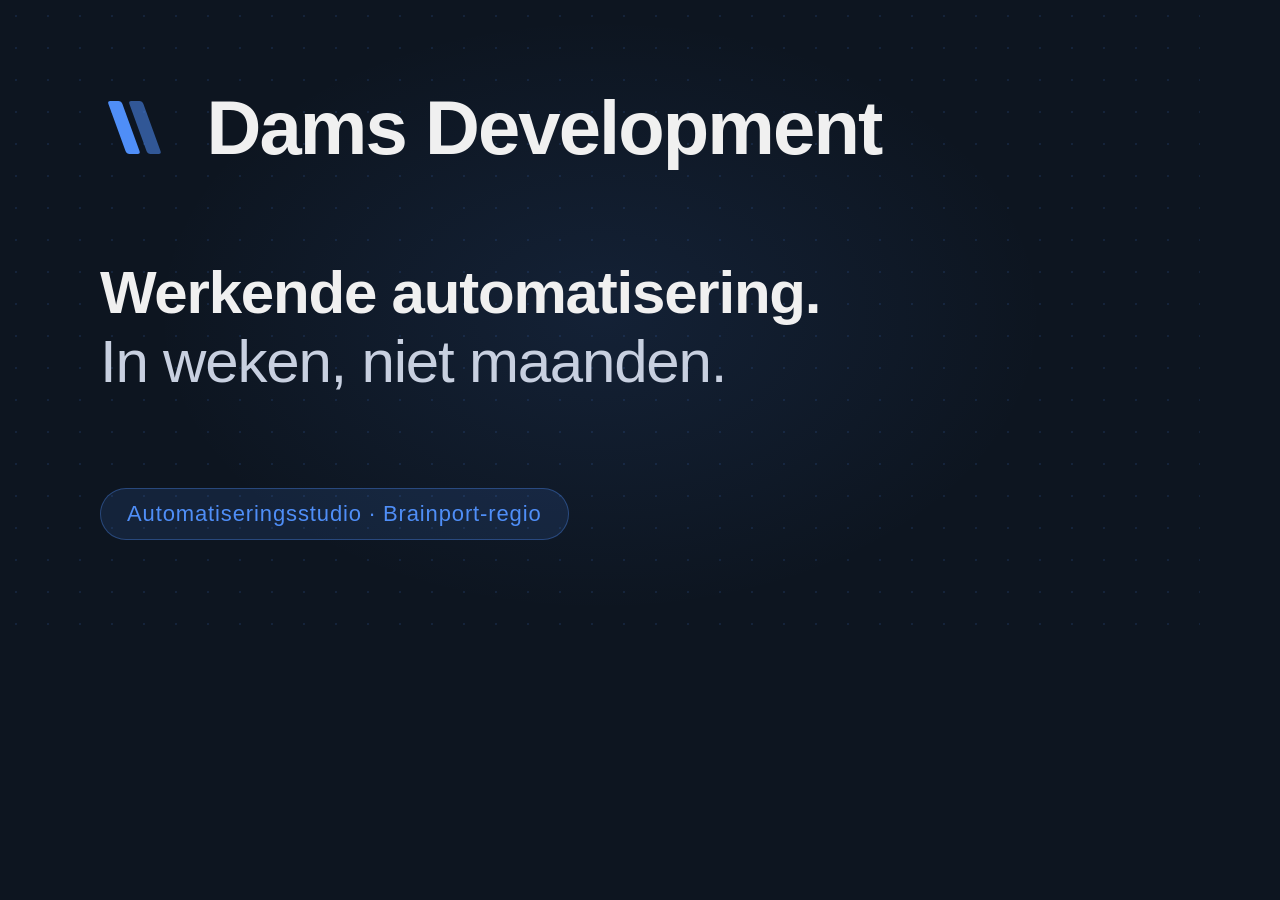
<file: og-image-template.html>
<!DOCTYPE html>
<html lang="nl">
<head>
<meta charset="UTF-8">
<title>Dams Development — OG image template (1200×630)</title>
<style>
  * { box-sizing: border-box; margin: 0; padding: 0; }

  html, body {
    width: 1200px;
    height: 630px;
    background: #0d1520;
    color: #f0f0f0;
    font-family: -apple-system, BlinkMacSystemFont, 'Segoe UI', sans-serif;
    overflow: hidden;
  }

  .og-card {
    width: 1200px;
    height: 630px;
    position: relative;
    padding: 90px 100px;
    background: #0d1520;
    background-image: radial-gradient(circle, rgba(79, 142, 247, 0.12) 1px, transparent 1px);
    background-size: 32px 32px;
    overflow: hidden;
  }

  .og-card::before {
    content: '';
    position: absolute;
    top: 50%;
    left: 50%;
    transform: translate(-50%, -50%);
    width: 900px;
    height: 600px;
    background: radial-gradient(ellipse, rgba(79, 142, 247, 0.1) 0%, transparent 70%);
    pointer-events: none;
  }

  .og-content {
    position: relative;
    z-index: 1;
    height: 100%;
    display: flex;
    flex-direction: column;
    justify-content: space-between;
  }

  .og-wordmark {
    display: inline-flex;
    align-items: center;
    gap: 0.4em;
    font-size: 76px;
    line-height: 1;
    letter-spacing: -0.025em;
    font-weight: 600;
  }

  .og-mark {
    display: inline-block;
    width: 1em;
    height: 1em;
    position: relative;
    flex-shrink: 0;
  }
  .og-mark::before, .og-mark::after {
    content: '';
    position: absolute;
    top: 15%;
    bottom: 15%;
    width: 0.18em;
    background: #4f8ef7;
    border-radius: 0.04em;
  }
  .og-mark::before { left: 22%; transform: skewX(20deg); }
  .og-mark::after  { left: 50%; transform: skewX(20deg); opacity: 0.55; }

  .og-name strong { font-weight: 800; }

  .og-tagline {
    font-size: 60px;
    line-height: 1.15;
    font-weight: 700;
    letter-spacing: -0.02em;
    max-width: 900px;
  }
  .og-tagline .light { font-weight: 400; color: #c8d0e0; }

  .og-pill {
    display: inline-flex;
    align-items: center;
    padding: 12px 26px;
    background: rgba(79, 142, 247, 0.12);
    border: 1px solid rgba(79, 142, 247, 0.35);
    border-radius: 100px;
    font-size: 22px;
    color: #4f8ef7;
    letter-spacing: 0.04em;
    align-self: flex-start;
  }
</style>
</head>
<body>
<!--
  OG IMAGE TEMPLATE — generates assets/og-image.png at 1200×630.

  Why this file exists: HTML renders typography more reliably than SVG-to-PNG
  conversion. Open this in a browser, capture a full-size screenshot, save
  the PNG into assets/og-image.png. Meta tags in index.html and the
  experience pages reference that PNG path.

  WORKFLOW (Chrome / Edge):
    1. Open this file in the browser (drag & drop, or file://...).
    2. DevTools (F12 or Cmd/Ctrl+Shift+I).
    3. Command Menu (Cmd/Ctrl+Shift+P).
    4. Type "Capture full size screenshot" → Enter.
    5. Save the resulting PNG as assets/og-image.png.

  ALTERNATIVE (CLI, headless Chrome via Puppeteer):
    npx puppeteer-screenshot og-image-template.html --width 1200 --height 630 --out assets/og-image.png

  When to regenerate: anytime the wordmark, tagline, or studio label changes.
  This template is not deployed — it sits at the repo root for tooling only.
-->

<div class="og-card">
  <div class="og-content">
    <span class="og-wordmark">
      <span class="og-mark"></span>
      <span class="og-name"><strong>Dams</strong> Development</span>
    </span>

    <p class="og-tagline">
      Werkende automatisering.<br>
      <span class="light">In weken, niet maanden.</span>
    </p>

    <span class="og-pill">Automatiseringsstudio · Brainport-regio</span>
  </div>
</div>
</body>
</html>
</file>
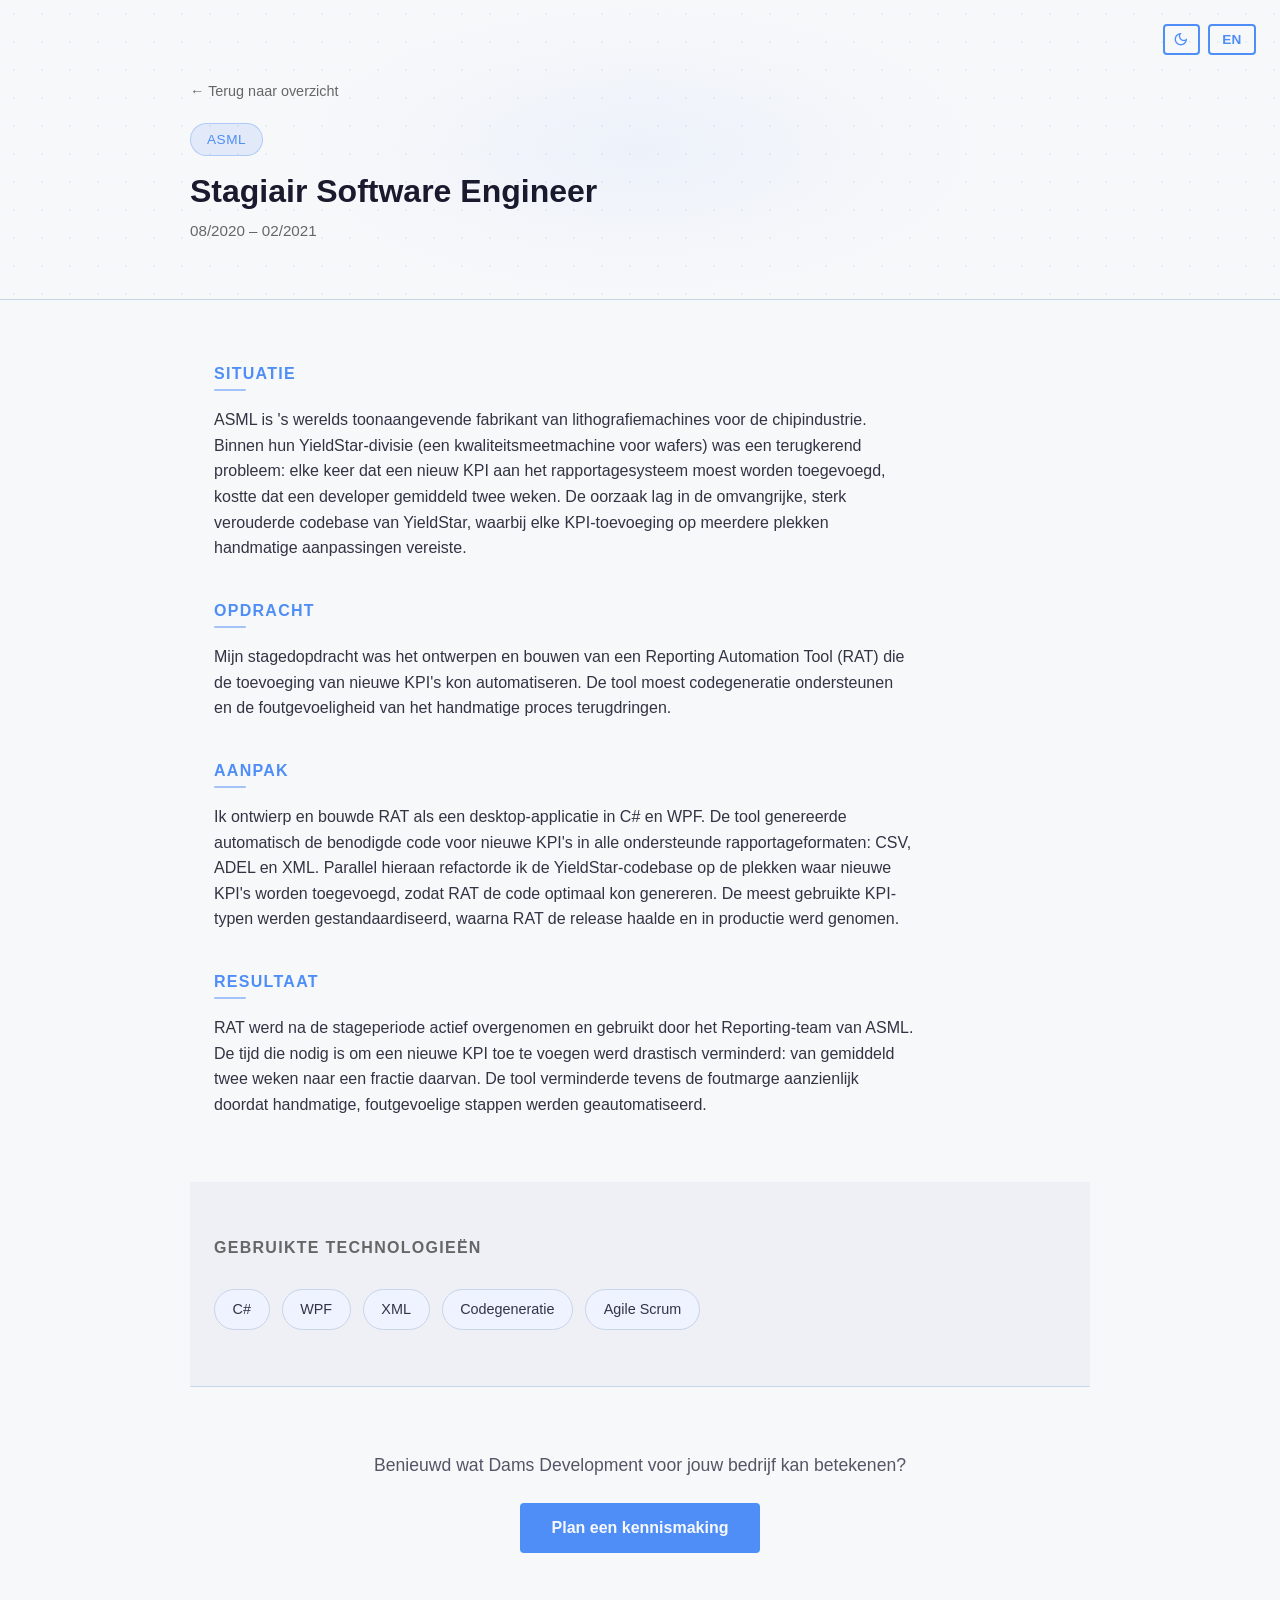
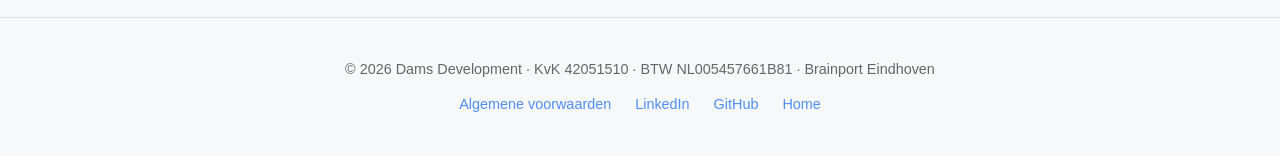
<file: experience/asml.html>
<!DOCTYPE html>
<html lang="nl">
<head>
    <meta charset="UTF-8">
    <meta name="viewport" content="width=device-width, initial-scale=1.0">
    <!-- Primary meta -->
    <title>ASML — Dams Development</title>
    <meta name="description" content="Stagiair Software Engineer bij ASML aan de Reporting Automation Tool voor YieldStar &mdash; werkervaring achter Dams Development.">
    <link rel="canonical" href="https://damsdevelopment.nl/experience/asml.html">
    <meta name="theme-color" content="#0d1520">
    <meta name="robots" content="index, follow">
    <meta name="author" content="Dams Development">

    <!-- Open Graph -->
    <meta property="og:type" content="article">
    <meta property="og:site_name" content="Dams Development">
    <meta property="og:title" content="ASML — Dams Development">
    <meta property="og:description" content="Stagiair Software Engineer bij ASML aan de Reporting Automation Tool voor YieldStar — werkervaring achter Dams Development.">
    <meta property="og:url" content="https://damsdevelopment.nl/experience/asml.html">
    <meta property="og:image" content="https://damsdevelopment.nl/assets/og-image.png">
    <meta property="og:image:width" content="1200">
    <meta property="og:image:height" content="630">
    <meta property="og:image:alt" content="Dams Development — Werkende automatisering. In weken, niet maanden.">
    <meta property="og:locale" content="nl_NL">

    <!-- Twitter Card -->
    <meta name="twitter:card" content="summary_large_image">
    <meta name="twitter:title" content="ASML — Dams Development">
    <meta name="twitter:description" content="Stagiair Software Engineer bij ASML aan de Reporting Automation Tool voor YieldStar — werkervaring achter Dams Development.">
    <meta name="twitter:image" content="https://damsdevelopment.nl/assets/og-image.png">

    <!-- Stylesheets & icons -->
    <link rel="stylesheet" href="experience.css">
    <link rel="stylesheet" href="https://fonts.googleapis.com/css2?family=Material+Symbols+Outlined:opsz,wght,FILL,GRAD@20..48,100..700,0..1,-50..200" />
    <link rel="icon" type="image/png" sizes="96x96" href="../assets/favicon-96x96.png">
    <link rel="icon" type="image/svg+xml" href="../assets/favicon.svg">
    <link rel="shortcut icon" href="../assets/favicon.ico">
    <link rel="apple-touch-icon" sizes="180x180" href="../assets/apple-touch-icon.png">
    <link rel="manifest" href="../assets/site.webmanifest">

    <!-- Structured data: BreadcrumbList -->
    <script type="application/ld+json">
    {
      "@context": "https://schema.org",
      "@type": "BreadcrumbList",
      "itemListElement": [
        { "@type": "ListItem", "position": 1, "name": "Dams Development", "item": "https://damsdevelopment.nl/" },
        { "@type": "ListItem", "position": 2, "name": "Track record", "item": "https://damsdevelopment.nl/#experience" },
        { "@type": "ListItem", "position": 3, "name": "ASML" }
      ]
    }
    </script>
</head>
<body>

    <div class="controls">
        <button class="theme-toggle" id="themeToggle" aria-label="Toggle theme">
            <span class="material-symbols-outlined">light_mode</span>
        </button>
        <button class="lang-toggle" id="langToggle" aria-label="Switch language">EN</button>
    </div>

    <header class="exp-hero">
        <div class="exp-hero-content">
            <a class="back-link" href="../index.html#experience" data-nl="← Terug naar overzicht" data-en="← Back to overview"></a>
            <span class="exp-company-name">ASML</span>
            <h1 data-nl="Stagiair Software Engineer" data-en="Intern Software Engineer"></h1>
            <p class="exp-period-label">08/2020 – 02/2021</p>
        </div>
    </header>

    <main>
        <section class="exp-section">
            <div class="exp-block">
                <h2 data-nl="Situatie" data-en="Situation"></h2>
                <p data-nl="ASML is 's werelds toonaangevende fabrikant van lithografiemachines voor de chipindustrie. Binnen hun YieldStar-divisie (een kwaliteitsmeetmachine voor wafers) was een terugkerend probleem: elke keer dat een nieuw KPI aan het rapportagesysteem moest worden toegevoegd, kostte dat een developer gemiddeld twee weken. De oorzaak lag in de omvangrijke, sterk verouderde codebase van YieldStar, waarbij elke KPI-toevoeging op meerdere plekken handmatige aanpassingen vereiste."
                   data-en="ASML is the world's leading manufacturer of lithography machines for the chip industry. Within their YieldStar division (a quality measurement machine for wafers) there was a recurring problem: every time a new KPI needed to be added to the reporting system, it took a developer an average of two weeks. The cause lay in YieldStar's large, heavily legacy codebase, where each KPI addition required manual changes in multiple places."></p>
            </div>
            <div class="exp-block">
                <h2 data-nl="Opdracht" data-en="Task"></h2>
                <p data-nl="Mijn stagedopdracht was het ontwerpen en bouwen van een Reporting Automation Tool (RAT) die de toevoeging van nieuwe KPI's kon automatiseren. De tool moest codegeneratie ondersteunen en de foutgevoeligheid van het handmatige proces terugdringen."
                   data-en="My internship assignment was to design and build a Reporting Automation Tool (RAT) that could automate the addition of new KPIs. The tool needed to support code generation and reduce the error-proneness of the manual process."></p>
            </div>
            <div class="exp-block">
                <h2 data-nl="Aanpak" data-en="Approach"></h2>
                <p data-nl="Ik ontwierp en bouwde RAT als een desktop-applicatie in C# en WPF. De tool genereerde automatisch de benodigde code voor nieuwe KPI's in alle ondersteunde rapportageformaten: CSV, ADEL en XML. Parallel hieraan refactorde ik de YieldStar-codebase op de plekken waar nieuwe KPI's worden toegevoegd, zodat RAT de code optimaal kon genereren. De meest gebruikte KPI-typen werden gestandaardiseerd, waarna RAT de release haalde en in productie werd genomen."
                   data-en="I designed and built RAT as a desktop application in C# and WPF. The tool automatically generated the required code for new KPIs across all supported reporting formats: CSV, ADEL, and XML. In parallel, I refactored the YieldStar codebase at the points where new KPIs are added, enabling RAT to generate code optimally. The most common KPI types were standardised, after which RAT reached release and was taken into production."></p>
            </div>
            <div class="exp-block">
                <h2 data-nl="Resultaat" data-en="Result"></h2>
                <p data-nl="RAT werd na de stageperiode actief overgenomen en gebruikt door het Reporting-team van ASML. De tijd die nodig is om een nieuwe KPI toe te voegen werd drastisch verminderd: van gemiddeld twee weken naar een fractie daarvan. De tool verminderde tevens de foutmarge aanzienlijk doordat handmatige, foutgevoelige stappen werden geautomatiseerd."
                   data-en="RAT was adopted and actively used by ASML's Reporting team after the internship period. The time required to add a new KPI was drastically reduced: from an average of two weeks to a fraction of that. The tool also significantly reduced the error margin by automating manual, error-prone steps."></p>
            </div>
        </section>

        <section class="tech-section">
            <h2 data-nl="Gebruikte technologieën" data-en="Technologies used"></h2>
            <div class="tech-chips">
                <span class="tech-chip">C#</span>
                <span class="tech-chip">WPF</span>
                <span class="tech-chip">XML</span>
                <span class="tech-chip">Codegeneratie</span>
                <span class="tech-chip">Agile Scrum</span>
            </div>
        </section>

        <section class="cta-section">
            <p data-nl="Benieuwd wat Dams Development voor jouw bedrijf kan betekenen?" data-en="Want to know what Dams Development can do for your business?"></p>
            <a href="../index.html#contact" class="cta-button" data-nl="Plan een kennismaking" data-en="Book a call"></a>
        </section>
    </main>

    <footer class="footer">
        <p>&copy; 2026 Dams Development &middot; KvK 42051510 &middot; BTW NL005457661B81 &middot; Brainport Eindhoven</p>
        <div class="footer-links">
            <a href="../algemene-voorwaarden.html" data-nl="Algemene voorwaarden" data-en="Terms &amp; conditions"></a>
            <a href="https://www.linkedin.com/in/robert-dams/" target="_blank" rel="noopener">LinkedIn</a>
            <a href="https://github.com/Robert8034" target="_blank" rel="noopener">GitHub</a>
            <a href="../index.html" data-nl="Home" data-en="Home"></a>
        </div>
    </footer>

    <script src="lang.js"></script>
</body>
</html>
</file>
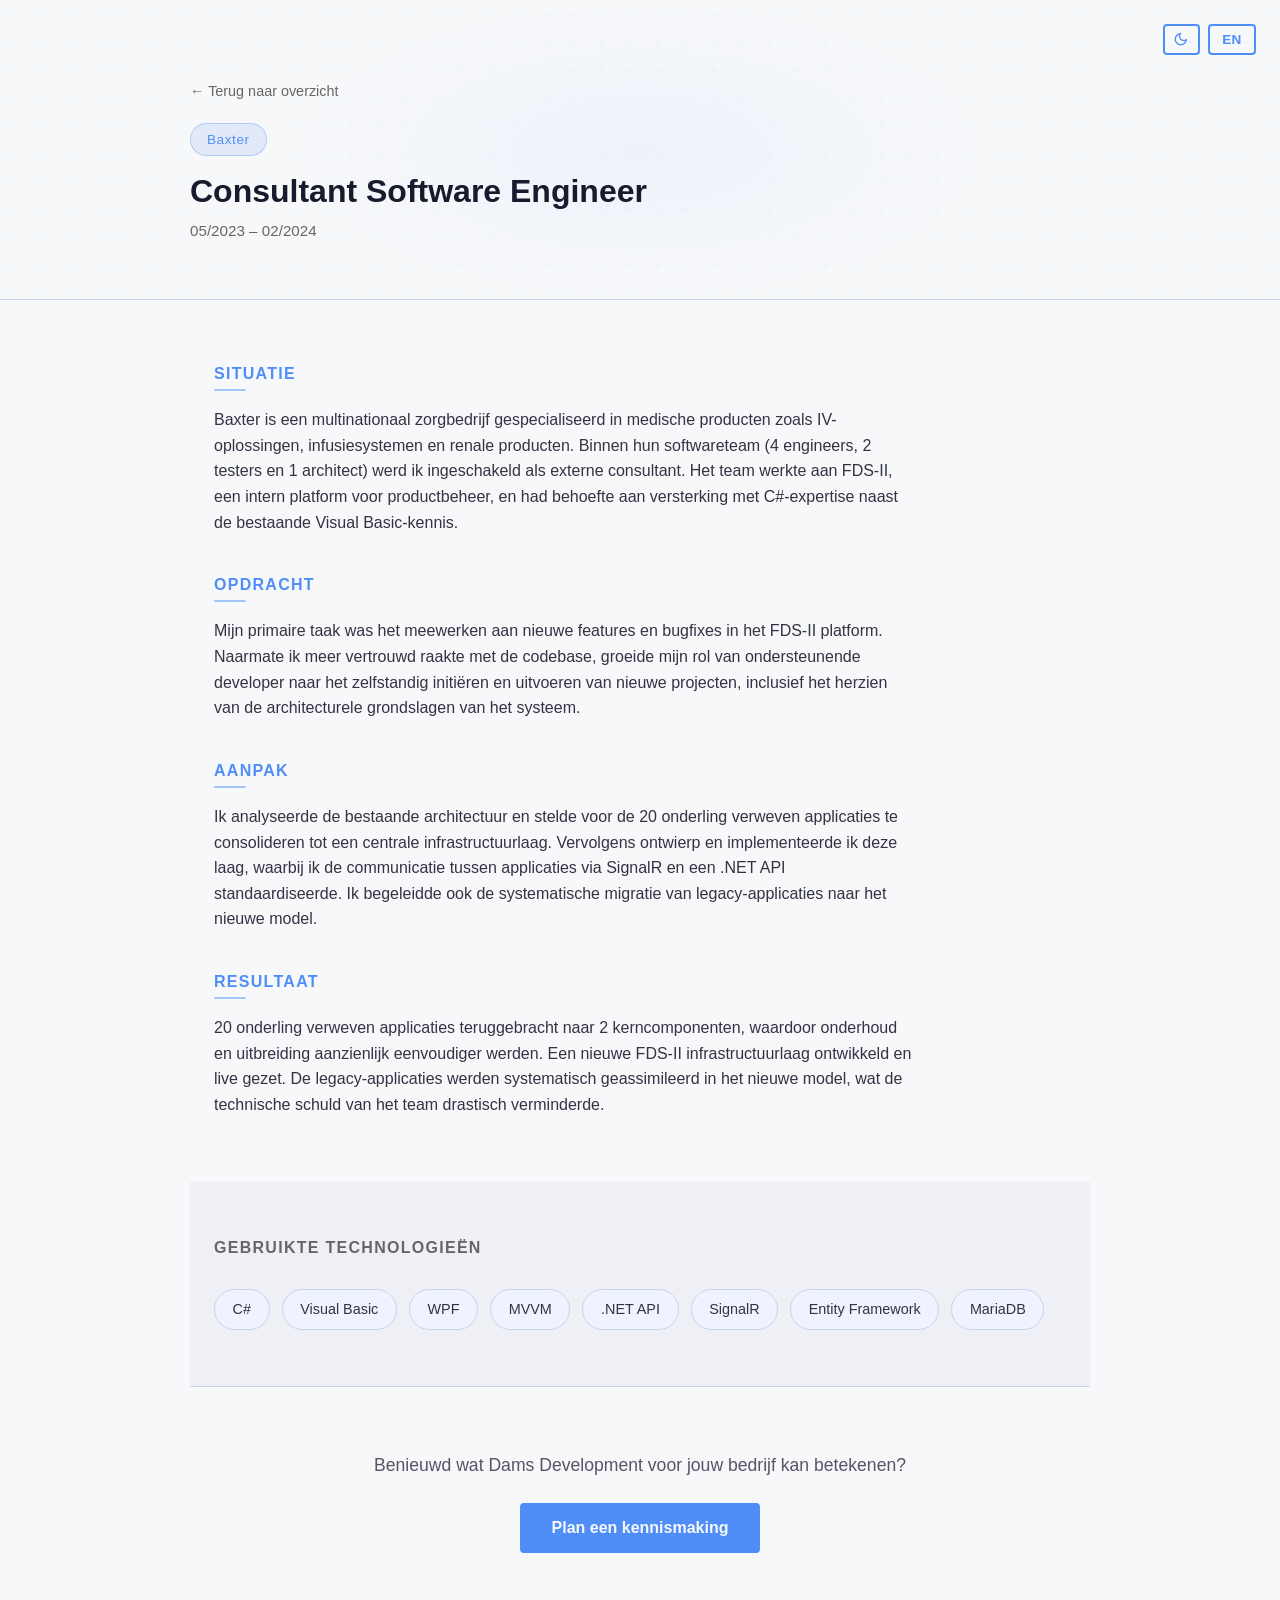
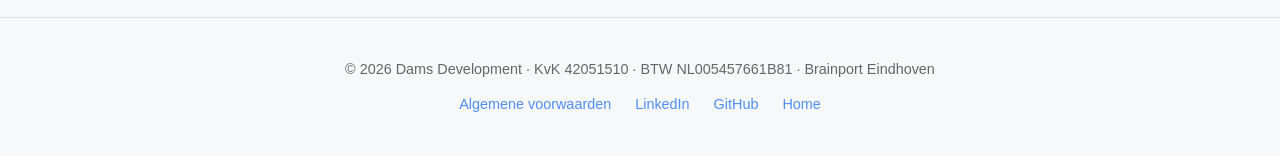
<file: experience/baxter.html>
<!DOCTYPE html>
<html lang="nl">
<head>
    <meta charset="UTF-8">
    <meta name="viewport" content="width=device-width, initial-scale=1.0">
    <!-- Primary meta -->
    <title>Baxter — Dams Development</title>
    <meta name="description" content="Consultant Software Engineer bij Baxter voor het FDS-II platform &mdash; werkervaring achter Dams Development.">
    <link rel="canonical" href="https://damsdevelopment.nl/experience/baxter.html">
    <meta name="theme-color" content="#0d1520">
    <meta name="robots" content="index, follow">
    <meta name="author" content="Dams Development">

    <!-- Open Graph -->
    <meta property="og:type" content="article">
    <meta property="og:site_name" content="Dams Development">
    <meta property="og:title" content="Baxter — Dams Development">
    <meta property="og:description" content="Consultant Software Engineer bij Baxter voor het FDS-II platform — werkervaring achter Dams Development.">
    <meta property="og:url" content="https://damsdevelopment.nl/experience/baxter.html">
    <meta property="og:image" content="https://damsdevelopment.nl/assets/og-image.png">
    <meta property="og:image:width" content="1200">
    <meta property="og:image:height" content="630">
    <meta property="og:image:alt" content="Dams Development — Werkende automatisering. In weken, niet maanden.">
    <meta property="og:locale" content="nl_NL">

    <!-- Twitter Card -->
    <meta name="twitter:card" content="summary_large_image">
    <meta name="twitter:title" content="Baxter — Dams Development">
    <meta name="twitter:description" content="Consultant Software Engineer bij Baxter voor het FDS-II platform — werkervaring achter Dams Development.">
    <meta name="twitter:image" content="https://damsdevelopment.nl/assets/og-image.png">

    <!-- Stylesheets & icons -->
    <link rel="stylesheet" href="experience.css">
    <link rel="stylesheet" href="https://fonts.googleapis.com/css2?family=Material+Symbols+Outlined:opsz,wght,FILL,GRAD@20..48,100..700,0..1,-50..200" />
    <link rel="icon" type="image/png" sizes="96x96" href="../assets/favicon-96x96.png">
    <link rel="icon" type="image/svg+xml" href="../assets/favicon.svg">
    <link rel="shortcut icon" href="../assets/favicon.ico">
    <link rel="apple-touch-icon" sizes="180x180" href="../assets/apple-touch-icon.png">
    <link rel="manifest" href="../assets/site.webmanifest">

    <!-- Structured data: BreadcrumbList -->
    <script type="application/ld+json">
    {
      "@context": "https://schema.org",
      "@type": "BreadcrumbList",
      "itemListElement": [
        { "@type": "ListItem", "position": 1, "name": "Dams Development", "item": "https://damsdevelopment.nl/" },
        { "@type": "ListItem", "position": 2, "name": "Track record", "item": "https://damsdevelopment.nl/#experience" },
        { "@type": "ListItem", "position": 3, "name": "Baxter" }
      ]
    }
    </script>
</head>
<body>

    <div class="controls">
        <button class="theme-toggle" id="themeToggle" aria-label="Toggle theme">
            <span class="material-symbols-outlined">light_mode</span>
        </button>
        <button class="lang-toggle" id="langToggle" aria-label="Switch language">EN</button>
    </div>

    <header class="exp-hero">
        <div class="exp-hero-content">
            <a class="back-link" href="../index.html#experience" data-nl="← Terug naar overzicht" data-en="← Back to overview"></a>
            <span class="exp-company-name">Baxter</span>
            <h1 data-nl="Consultant Software Engineer" data-en="Consultant Software Engineer"></h1>
            <p class="exp-period-label">05/2023 – 02/2024</p>
        </div>
    </header>

    <main>
        <section class="exp-section">
            <div class="exp-block">
                <h2 data-nl="Situatie" data-en="Situation"></h2>
                <p data-nl="Baxter is een multinationaal zorgbedrijf gespecialiseerd in medische producten zoals IV-oplossingen, infusiesystemen en renale producten. Binnen hun softwareteam (4 engineers, 2 testers en 1 architect) werd ik ingeschakeld als externe consultant. Het team werkte aan FDS-II, een intern platform voor productbeheer, en had behoefte aan versterking met C#-expertise naast de bestaande Visual Basic-kennis."
                   data-en="Baxter is a multinational healthcare company specialising in medical products such as IV solutions, infusion systems, and renal products. Within their software team (4 engineers, 2 testers, and 1 architect) I was brought in as an external consultant. The team worked on FDS-II, an internal product management platform, and needed reinforcement with C# expertise alongside the existing Visual Basic knowledge."></p>
            </div>
            <div class="exp-block">
                <h2 data-nl="Opdracht" data-en="Task"></h2>
                <p data-nl="Mijn primaire taak was het meewerken aan nieuwe features en bugfixes in het FDS-II platform. Naarmate ik meer vertrouwd raakte met de codebase, groeide mijn rol van ondersteunende developer naar het zelfstandig initiëren en uitvoeren van nieuwe projecten, inclusief het herzien van de architecturele grondslagen van het systeem."
                   data-en="My primary task was to contribute to new features and bug fixes in the FDS-II platform. As I became more familiar with the codebase, my role grew from supporting developer to independently initiating and executing new projects, including revising the architectural foundations of the system."></p>
            </div>
            <div class="exp-block">
                <h2 data-nl="Aanpak" data-en="Approach"></h2>
                <p data-nl="Ik analyseerde de bestaande architectuur en stelde voor de 20 onderling verweven applicaties te consolideren tot een centrale infrastructuurlaag. Vervolgens ontwierp en implementeerde ik deze laag, waarbij ik de communicatie tussen applicaties via SignalR en een .NET API standaardiseerde. Ik begeleidde ook de systematische migratie van legacy-applicaties naar het nieuwe model."
                   data-en="I analysed the existing architecture and proposed consolidating the 20 tightly coupled applications into a central infrastructure layer. I then designed and implemented this layer, standardising inter-application communication via SignalR and a .NET API. I also guided the systematic migration of legacy applications to the new model."></p>
            </div>
            <div class="exp-block">
                <h2 data-nl="Resultaat" data-en="Result"></h2>
                <p data-nl="20 onderling verweven applicaties teruggebracht naar 2 kerncomponenten, waardoor onderhoud en uitbreiding aanzienlijk eenvoudiger werden. Een nieuwe FDS-II infrastructuurlaag ontwikkeld en live gezet. De legacy-applicaties werden systematisch geassimileerd in het nieuwe model, wat de technische schuld van het team drastisch verminderde."
                   data-en="20 tightly coupled applications consolidated into 2 core components, making maintenance and extension significantly simpler. A new FDS-II infrastructure layer developed and deployed. Legacy applications were systematically assimilated into the new model, drastically reducing the team's technical debt."></p>
            </div>
        </section>

        <section class="tech-section">
            <h2 data-nl="Gebruikte technologieën" data-en="Technologies used"></h2>
            <div class="tech-chips">
                <span class="tech-chip">C#</span>
                <span class="tech-chip">Visual Basic</span>
                <span class="tech-chip">WPF</span>
                <span class="tech-chip">MVVM</span>
                <span class="tech-chip">.NET API</span>
                <span class="tech-chip">SignalR</span>
                <span class="tech-chip">Entity Framework</span>
                <span class="tech-chip">MariaDB</span>
            </div>
        </section>

        <section class="cta-section">
            <p data-nl="Benieuwd wat Dams Development voor jouw bedrijf kan betekenen?" data-en="Want to know what Dams Development can do for your business?"></p>
            <a href="../index.html#contact" class="cta-button" data-nl="Plan een kennismaking" data-en="Book a call"></a>
        </section>
    </main>

    <footer class="footer">
        <p>&copy; 2026 Dams Development &middot; KvK 42051510 &middot; BTW NL005457661B81 &middot; Brainport Eindhoven</p>
        <div class="footer-links">
            <a href="../algemene-voorwaarden.html" data-nl="Algemene voorwaarden" data-en="Terms &amp; conditions"></a>
            <a href="https://www.linkedin.com/in/robert-dams/" target="_blank" rel="noopener">LinkedIn</a>
            <a href="https://github.com/Robert8034" target="_blank" rel="noopener">GitHub</a>
            <a href="../index.html" data-nl="Home" data-en="Home"></a>
        </div>
    </footer>

    <script src="lang.js"></script>
</body>
</html>
</file>
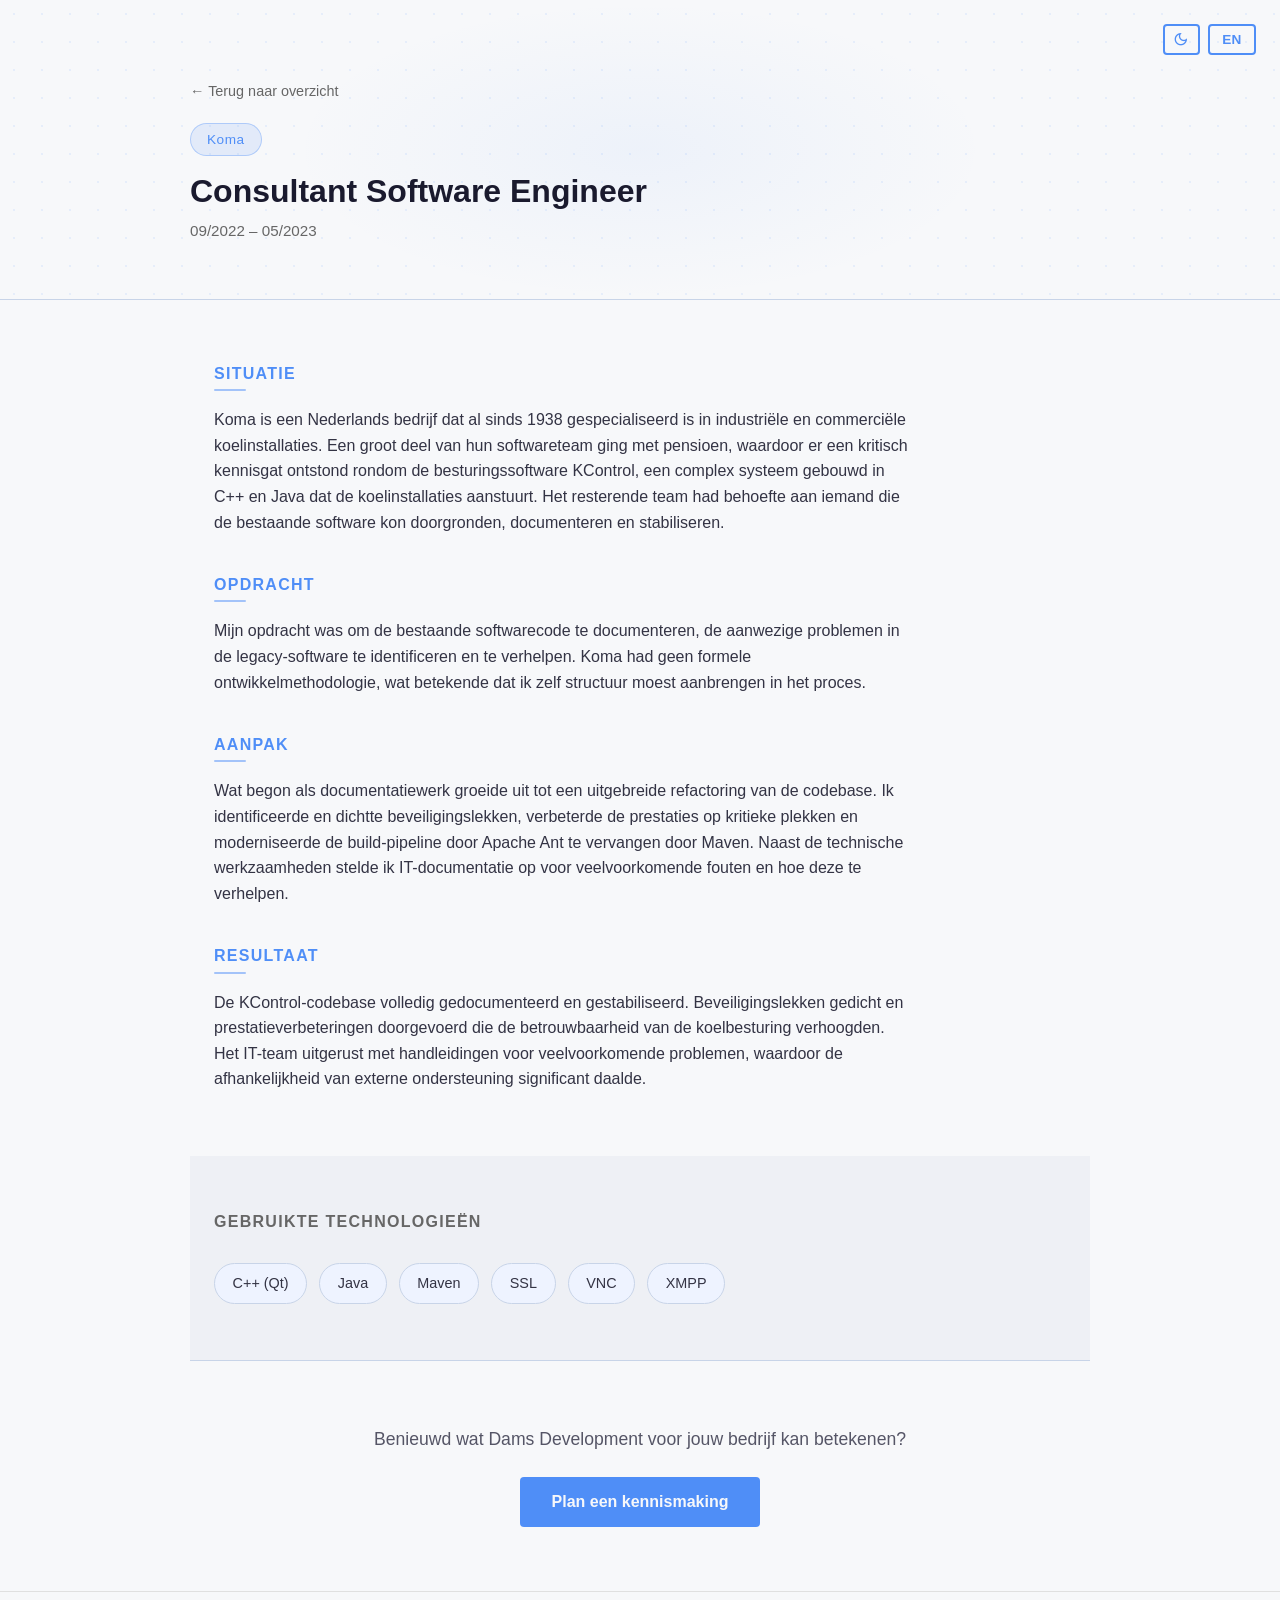
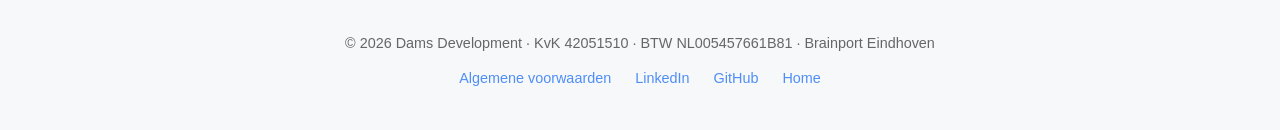
<file: experience/koma.html>
<!DOCTYPE html>
<html lang="nl">
<head>
    <meta charset="UTF-8">
    <meta name="viewport" content="width=device-width, initial-scale=1.0">
    <!-- Primary meta -->
    <title>Koma — Dams Development</title>
    <meta name="description" content="Consultant Software Engineer bij Koma voor het KControl platform &mdash; werkervaring achter Dams Development.">
    <link rel="canonical" href="https://damsdevelopment.nl/experience/koma.html">
    <meta name="theme-color" content="#0d1520">
    <meta name="robots" content="index, follow">
    <meta name="author" content="Dams Development">

    <!-- Open Graph -->
    <meta property="og:type" content="article">
    <meta property="og:site_name" content="Dams Development">
    <meta property="og:title" content="Koma — Dams Development">
    <meta property="og:description" content="Consultant Software Engineer bij Koma voor het KControl platform — werkervaring achter Dams Development.">
    <meta property="og:url" content="https://damsdevelopment.nl/experience/koma.html">
    <meta property="og:image" content="https://damsdevelopment.nl/assets/og-image.png">
    <meta property="og:image:width" content="1200">
    <meta property="og:image:height" content="630">
    <meta property="og:image:alt" content="Dams Development — Werkende automatisering. In weken, niet maanden.">
    <meta property="og:locale" content="nl_NL">

    <!-- Twitter Card -->
    <meta name="twitter:card" content="summary_large_image">
    <meta name="twitter:title" content="Koma — Dams Development">
    <meta name="twitter:description" content="Consultant Software Engineer bij Koma voor het KControl platform — werkervaring achter Dams Development.">
    <meta name="twitter:image" content="https://damsdevelopment.nl/assets/og-image.png">

    <!-- Stylesheets & icons -->
    <link rel="stylesheet" href="experience.css">
    <link rel="stylesheet" href="https://fonts.googleapis.com/css2?family=Material+Symbols+Outlined:opsz,wght,FILL,GRAD@20..48,100..700,0..1,-50..200" />
    <link rel="icon" type="image/png" sizes="96x96" href="../assets/favicon-96x96.png">
    <link rel="icon" type="image/svg+xml" href="../assets/favicon.svg">
    <link rel="shortcut icon" href="../assets/favicon.ico">
    <link rel="apple-touch-icon" sizes="180x180" href="../assets/apple-touch-icon.png">
    <link rel="manifest" href="../assets/site.webmanifest">

    <!-- Structured data: BreadcrumbList -->
    <script type="application/ld+json">
    {
      "@context": "https://schema.org",
      "@type": "BreadcrumbList",
      "itemListElement": [
        { "@type": "ListItem", "position": 1, "name": "Dams Development", "item": "https://damsdevelopment.nl/" },
        { "@type": "ListItem", "position": 2, "name": "Track record", "item": "https://damsdevelopment.nl/#experience" },
        { "@type": "ListItem", "position": 3, "name": "Koma" }
      ]
    }
    </script>
</head>
<body>

    <div class="controls">
        <button class="theme-toggle" id="themeToggle" aria-label="Toggle theme">
            <span class="material-symbols-outlined">light_mode</span>
        </button>
        <button class="lang-toggle" id="langToggle" aria-label="Switch language">EN</button>
    </div>

    <header class="exp-hero">
        <div class="exp-hero-content">
            <a class="back-link" href="../index.html#experience" data-nl="← Terug naar overzicht" data-en="← Back to overview"></a>
            <span class="exp-company-name">Koma</span>
            <h1 data-nl="Consultant Software Engineer" data-en="Consultant Software Engineer"></h1>
            <p class="exp-period-label">09/2022 – 05/2023</p>
        </div>
    </header>

    <main>
        <section class="exp-section">
            <div class="exp-block">
                <h2 data-nl="Situatie" data-en="Situation"></h2>
                <p data-nl="Koma is een Nederlands bedrijf dat al sinds 1938 gespecialiseerd is in industriële en commerciële koelinstallaties. Een groot deel van hun softwareteam ging met pensioen, waardoor er een kritisch kennisgat ontstond rondom de besturingssoftware KControl, een complex systeem gebouwd in C++ en Java dat de koelinstallaties aanstuurt. Het resterende team had behoefte aan iemand die de bestaande software kon doorgronden, documenteren en stabiliseren."
                   data-en="Koma is a Dutch company specialising in industrial and commercial refrigeration solutions since 1938. A large part of their software team retired, creating a critical knowledge gap around the control software KControl, a complex system built in C++ and Java that manages the refrigeration units. The remaining team needed someone to understand, document, and stabilise the existing software."></p>
            </div>
            <div class="exp-block">
                <h2 data-nl="Opdracht" data-en="Task"></h2>
                <p data-nl="Mijn opdracht was om de bestaande softwarecode te documenteren, de aanwezige problemen in de legacy-software te identificeren en te verhelpen. Koma had geen formele ontwikkelmethodologie, wat betekende dat ik zelf structuur moest aanbrengen in het proces."
                   data-en="My task was to document the existing software code, identify and fix the issues present in the legacy software. Koma had no formal development methodology, which meant I had to introduce structure into the process myself."></p>
            </div>
            <div class="exp-block">
                <h2 data-nl="Aanpak" data-en="Approach"></h2>
                <p data-nl="Wat begon als documentatiewerk groeide uit tot een uitgebreide refactoring van de codebase. Ik identificeerde en dichtte beveiligingslekken, verbeterde de prestaties op kritieke plekken en moderniseerde de build-pipeline door Apache Ant te vervangen door Maven. Naast de technische werkzaamheden stelde ik IT-documentatie op voor veelvoorkomende fouten en hoe deze te verhelpen."
                   data-en="What began as documentation work evolved into a comprehensive refactoring of the codebase. I identified and patched security vulnerabilities, improved performance at critical points, and modernised the build pipeline by replacing Apache Ant with Maven. Alongside the technical work, I produced IT documentation for common errors and how to resolve them."></p>
            </div>
            <div class="exp-block">
                <h2 data-nl="Resultaat" data-en="Result"></h2>
                <p data-nl="De KControl-codebase volledig gedocumenteerd en gestabiliseerd. Beveiligingslekken gedicht en prestatieverbeteringen doorgevoerd die de betrouwbaarheid van de koelbesturing verhoogden. Het IT-team uitgerust met handleidingen voor veelvoorkomende problemen, waardoor de afhankelijkheid van externe ondersteuning significant daalde."
                   data-en="The KControl codebase fully documented and stabilised. Security vulnerabilities patched and performance improvements implemented that increased the reliability of refrigeration control. The IT team equipped with guides for common issues, significantly reducing dependency on external support."></p>
            </div>
        </section>

        <section class="tech-section">
            <h2 data-nl="Gebruikte technologieën" data-en="Technologies used"></h2>
            <div class="tech-chips">
                <span class="tech-chip">C++ (Qt)</span>
                <span class="tech-chip">Java</span>
                <span class="tech-chip">Maven</span>
                <span class="tech-chip">SSL</span>
                <span class="tech-chip">VNC</span>
                <span class="tech-chip">XMPP</span>
            </div>
        </section>

        <section class="cta-section">
            <p data-nl="Benieuwd wat Dams Development voor jouw bedrijf kan betekenen?" data-en="Want to know what Dams Development can do for your business?"></p>
            <a href="../index.html#contact" class="cta-button" data-nl="Plan een kennismaking" data-en="Book a call"></a>
        </section>
    </main>

    <footer class="footer">
        <p>&copy; 2026 Dams Development &middot; KvK 42051510 &middot; BTW NL005457661B81 &middot; Brainport Eindhoven</p>
        <div class="footer-links">
            <a href="../algemene-voorwaarden.html" data-nl="Algemene voorwaarden" data-en="Terms &amp; conditions"></a>
            <a href="https://www.linkedin.com/in/robert-dams/" target="_blank" rel="noopener">LinkedIn</a>
            <a href="https://github.com/Robert8034" target="_blank" rel="noopener">GitHub</a>
            <a href="../index.html" data-nl="Home" data-en="Home"></a>
        </div>
    </footer>

    <script src="lang.js"></script>
</body>
</html>
</file>
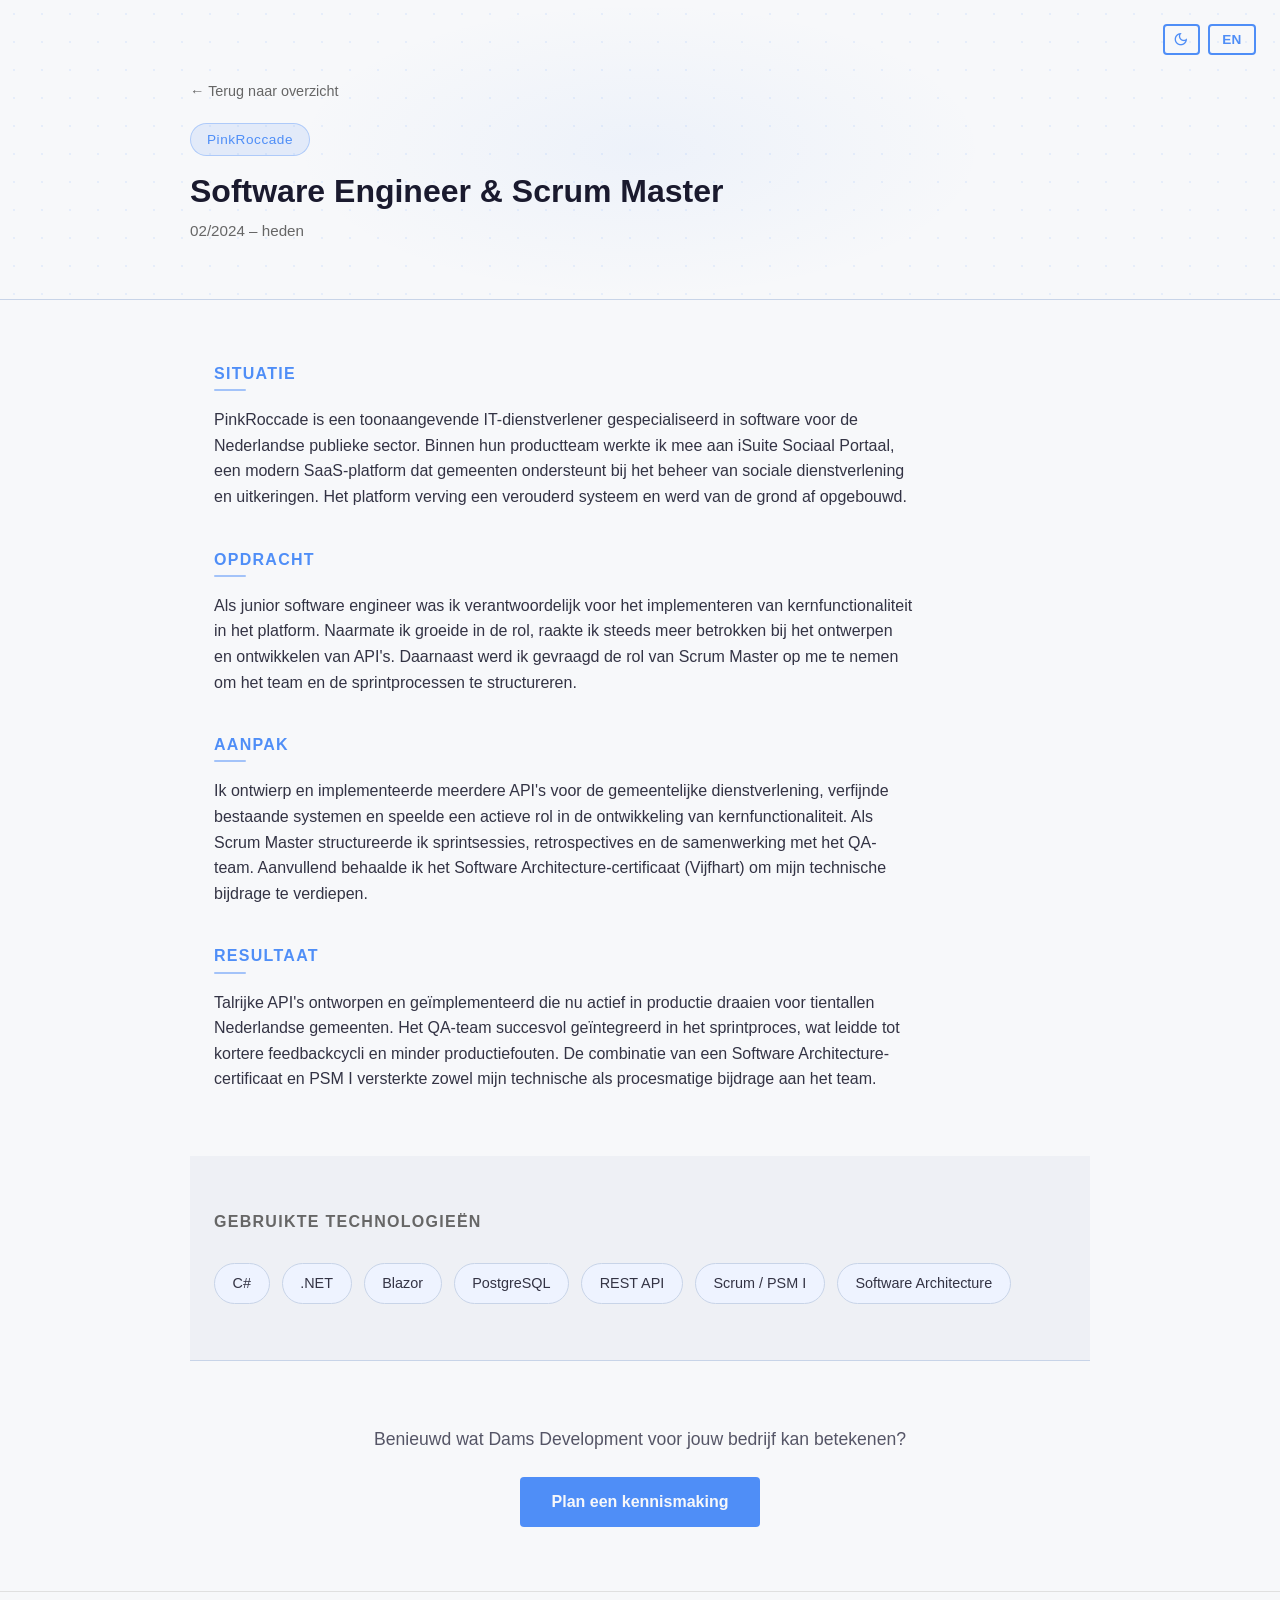
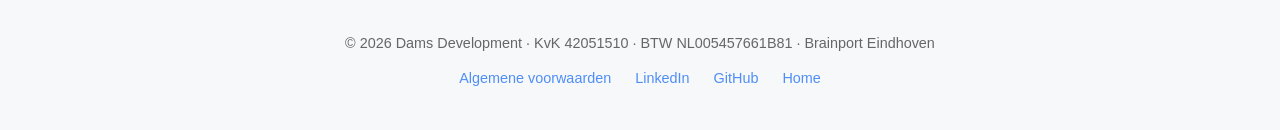
<file: experience/pinkroccade.html>
<!DOCTYPE html>
<html lang="nl">
<head>
    <meta charset="UTF-8">
    <meta name="viewport" content="width=device-width, initial-scale=1.0">
    <!-- Primary meta -->
    <title>PinkRoccade — Dams Development</title>
    <meta name="description" content="Software Engineer en Scrum Master bij PinkRoccade voor het iSuite platform &mdash; werkervaring achter Dams Development.">
    <link rel="canonical" href="https://damsdevelopment.nl/experience/pinkroccade.html">
    <meta name="theme-color" content="#0d1520">
    <meta name="robots" content="index, follow">
    <meta name="author" content="Dams Development">

    <!-- Open Graph -->
    <meta property="og:type" content="article">
    <meta property="og:site_name" content="Dams Development">
    <meta property="og:title" content="PinkRoccade — Dams Development">
    <meta property="og:description" content="Software Engineer en Scrum Master bij PinkRoccade voor het iSuite platform — werkervaring achter Dams Development.">
    <meta property="og:url" content="https://damsdevelopment.nl/experience/pinkroccade.html">
    <meta property="og:image" content="https://damsdevelopment.nl/assets/og-image.png">
    <meta property="og:image:width" content="1200">
    <meta property="og:image:height" content="630">
    <meta property="og:image:alt" content="Dams Development — Werkende automatisering. In weken, niet maanden.">
    <meta property="og:locale" content="nl_NL">

    <!-- Twitter Card -->
    <meta name="twitter:card" content="summary_large_image">
    <meta name="twitter:title" content="PinkRoccade — Dams Development">
    <meta name="twitter:description" content="Software Engineer en Scrum Master bij PinkRoccade voor het iSuite platform — werkervaring achter Dams Development.">
    <meta name="twitter:image" content="https://damsdevelopment.nl/assets/og-image.png">

    <!-- Stylesheets & icons -->
    <link rel="stylesheet" href="experience.css">
    <link rel="stylesheet" href="https://fonts.googleapis.com/css2?family=Material+Symbols+Outlined:opsz,wght,FILL,GRAD@20..48,100..700,0..1,-50..200" />
    <link rel="icon" type="image/png" sizes="96x96" href="../assets/favicon-96x96.png">
    <link rel="icon" type="image/svg+xml" href="../assets/favicon.svg">
    <link rel="shortcut icon" href="../assets/favicon.ico">
    <link rel="apple-touch-icon" sizes="180x180" href="../assets/apple-touch-icon.png">
    <link rel="manifest" href="../assets/site.webmanifest">

    <!-- Structured data: BreadcrumbList -->
    <script type="application/ld+json">
    {
      "@context": "https://schema.org",
      "@type": "BreadcrumbList",
      "itemListElement": [
        { "@type": "ListItem", "position": 1, "name": "Dams Development", "item": "https://damsdevelopment.nl/" },
        { "@type": "ListItem", "position": 2, "name": "Track record", "item": "https://damsdevelopment.nl/#experience" },
        { "@type": "ListItem", "position": 3, "name": "PinkRoccade" }
      ]
    }
    </script>
</head>
<body>

    <div class="controls">
        <button class="theme-toggle" id="themeToggle" aria-label="Toggle theme">
            <span class="material-symbols-outlined">light_mode</span>
        </button>
        <button class="lang-toggle" id="langToggle" aria-label="Switch language">EN</button>
    </div>

    <header class="exp-hero">
        <div class="exp-hero-content">
            <a class="back-link" href="../index.html#experience" data-nl="← Terug naar overzicht" data-en="← Back to overview"></a>
            <span class="exp-company-name">PinkRoccade</span>
            <h1 data-nl="Software Engineer &amp; Scrum Master" data-en="Software Engineer &amp; Scrum Master"></h1>
            <p class="exp-period-label" data-nl="02/2024 – heden" data-en="02/2024 – present"></p>
        </div>
    </header>

    <main>
        <section class="exp-section">
            <div class="exp-block">
                <h2 data-nl="Situatie" data-en="Situation"></h2>
                <p data-nl="PinkRoccade is een toonaangevende IT-dienstverlener gespecialiseerd in software voor de Nederlandse publieke sector. Binnen hun productteam werkte ik mee aan iSuite Sociaal Portaal, een modern SaaS-platform dat gemeenten ondersteunt bij het beheer van sociale dienstverlening en uitkeringen. Het platform verving een verouderd systeem en werd van de grond af opgebouwd."
                   data-en="PinkRoccade is a leading IT service provider specialising in software for the Dutch public sector. Within their product team, I contributed to iSuite Sociaal Portaal, a modern SaaS platform supporting municipalities in managing social services and welfare programs. The platform replaced a legacy system and was built from the ground up."></p>
            </div>
            <div class="exp-block">
                <h2 data-nl="Opdracht" data-en="Task"></h2>
                <p data-nl="Als junior software engineer was ik verantwoordelijk voor het implementeren van kernfunctionaliteit in het platform. Naarmate ik groeide in de rol, raakte ik steeds meer betrokken bij het ontwerpen en ontwikkelen van API's. Daarnaast werd ik gevraagd de rol van Scrum Master op me te nemen om het team en de sprintprocessen te structureren."
                   data-en="As a junior software engineer I was responsible for implementing core functionality in the platform. As I grew in the role, I became increasingly involved in designing and developing APIs. I was also asked to take on the Scrum Master role to structure the team and sprint processes."></p>
            </div>
            <div class="exp-block">
                <h2 data-nl="Aanpak" data-en="Approach"></h2>
                <p data-nl="Ik ontwierp en implementeerde meerdere API's voor de gemeentelijke dienstverlening, verfijnde bestaande systemen en speelde een actieve rol in de ontwikkeling van kernfunctionaliteit. Als Scrum Master structureerde ik sprintsessies, retrospectives en de samenwerking met het QA-team. Aanvullend behaalde ik het Software Architecture-certificaat (Vijfhart) om mijn technische bijdrage te verdiepen."
                   data-en="I designed and implemented multiple APIs for the municipal services domain, refined existing systems, and played an active role in developing core functionality. As Scrum Master I structured sprint sessions, retrospectives, and collaboration with the QA team. I also obtained the Software Architecture certificate (Vijfhart) to deepen my technical contribution."></p>
            </div>
            <div class="exp-block">
                <h2 data-nl="Resultaat" data-en="Result"></h2>
                <p data-nl="Talrijke API's ontworpen en geïmplementeerd die nu actief in productie draaien voor tientallen Nederlandse gemeenten. Het QA-team succesvol geïntegreerd in het sprintproces, wat leidde tot kortere feedbackcycli en minder productiefouten. De combinatie van een Software Architecture-certificaat en PSM I versterkte zowel mijn technische als procesmatige bijdrage aan het team."
                   data-en="Designed and implemented numerous APIs now actively running in production for dozens of Dutch municipalities. Successfully integrated the QA team into the sprint process, resulting in shorter feedback cycles and fewer production errors. The combination of a Software Architecture certificate and PSM I strengthened both my technical and process contributions to the team."></p>
            </div>
        </section>

        <section class="tech-section">
            <h2 data-nl="Gebruikte technologieën" data-en="Technologies used"></h2>
            <div class="tech-chips">
                <span class="tech-chip">C#</span>
                <span class="tech-chip">.NET</span>
                <span class="tech-chip">Blazor</span>
                <span class="tech-chip">PostgreSQL</span>
                <span class="tech-chip">REST API</span>
                <span class="tech-chip">Scrum / PSM I</span>
                <span class="tech-chip">Software Architecture</span>
            </div>
        </section>

        <section class="cta-section">
            <p data-nl="Benieuwd wat Dams Development voor jouw bedrijf kan betekenen?" data-en="Want to know what Dams Development can do for your business?"></p>
            <a href="../index.html#contact" class="cta-button" data-nl="Plan een kennismaking" data-en="Book a call"></a>
        </section>
    </main>

    <footer class="footer">
        <p>&copy; 2026 Dams Development &middot; KvK 42051510 &middot; BTW NL005457661B81 &middot; Brainport Eindhoven</p>
        <div class="footer-links">
            <a href="../algemene-voorwaarden.html" data-nl="Algemene voorwaarden" data-en="Terms &amp; conditions"></a>
            <a href="https://www.linkedin.com/in/robert-dams/" target="_blank" rel="noopener">LinkedIn</a>
            <a href="https://github.com/Robert8034" target="_blank" rel="noopener">GitHub</a>
            <a href="../index.html" data-nl="Home" data-en="Home"></a>
        </div>
    </footer>

    <script src="lang.js"></script>
</body>
</html>
</file>
<file: assets/style.css>
/* ============================================
   0. THEME CUSTOM PROPERTIES
   ============================================ */
:root {
    --bg:             #0d1520;
    --bg-alt:         #111827;
    --bg-card:        #141e2e;
    --bg-skill:       #1a2235;
    --bg-input:       #1a2235;
    --text:           #f0f0f0;
    --text-sub:       #c8d0e0;
    --text-muted:     #b0b0b0;
    --text-dim:       #888;
    --text-skill:     #c8d8f0;
    --text-skill-ai:  #a8c4f5;
    --accent:         #4f8ef7;
    --accent-rgb:     79, 142, 247;
    --border:         #2a3550;
    --border-card:    #1e2635;
    --border-input:   #333;
    --border-footer:  #222;
    --green:          #4ade80;
    --green-rgb:      74, 222, 128;
    --green-dark-rgb: 34, 197, 94;
    --cta:            #4f8ef7;
    --cta-hover:      #3a7ce8;
    --cta-text:       #1a1a2e;
    --bg-card-hover:  #1b2640;
}

[data-theme="light"] {
    --bg:             #f7f8fa;
    --bg-alt:         #eef0f5;
    --bg-card:        #ffffff;
    --bg-skill:       #eef3ff;
    --bg-input:       #ffffff;
    --text:           #1a1a2e;
    --text-sub:       #333344;
    --text-muted:     #555566;
    --text-dim:       #777;
    --text-skill:     #2a4a8a;
    --text-skill-ai:  #1a3a7a;
    --accent:         #4f8ef7;
    --accent-rgb:     79, 142, 247;
    --border:         #c8d4e8;
    --border-card:    #dde6f0;
    --border-input:   #ccd5e0;
    --border-footer:  #e0e0e0;
    --green:          #15803d;
    --green-rgb:      21, 128, 61;
    --green-dark-rgb: 21, 128, 61;
    --cta:            #4f8ef7;
    --cta-hover:      #3a7ce8;
    --cta-text:       #1a1a2e;
    --bg-card-hover:  #f0f5ff;
}

/* ============================================
   1. RESET & BASE
   ============================================ */
*,
*::before,
*::after {
    margin: 0;
    padding: 0;
    box-sizing: border-box;
}

html {
    scroll-behavior: smooth;
    font-size: 16px;
}

body {
    font-family: -apple-system, BlinkMacSystemFont, 'Segoe UI', sans-serif;
    background-color: var(--bg);
    color: var(--text);
    line-height: 1.6;
    transition: background-color 0.25s, color 0.25s;
}

/* ============================================
   2. TYPOGRAPHY
   ============================================ */
h1, h2, h3 {
    line-height: 1.2;
    font-weight: 700;
}

h1 { font-size: 3.5rem; letter-spacing: -0.03em; }
h2 { font-size: 1.8rem; }
h3 { font-size: 1.1rem; margin-bottom: 0.5rem; }

a {
    color: var(--accent);
    text-decoration: none;
}

a:hover {
    text-decoration: underline;
}

/* ============================================
   3. LAYOUT
   ============================================ */
section {
    max-width: 900px;
    margin: 0 auto;
    padding: 5rem 1.5rem;
}

/* Full-width alternate background strip */
.bg-alt {
    background-color: var(--bg-alt);
    max-width: 100%;
    margin: 0;
    padding: 5rem calc(50vw - 450px + 1.5rem);
}

/* ============================================
   4. SECTION HEADINGS
   ============================================ */
section h2 {
    position: relative;
    padding-bottom: 0.75rem;
    margin-bottom: 2rem;
}

section h2::after {
    content: '';
    position: absolute;
    left: 0;
    bottom: 0;
    width: 2.5rem;
    height: 3px;
    background-color: var(--accent);
    border-radius: 2px;
}

/* ============================================
   5. FOCUS STYLES (ACCESSIBILITY)
   ============================================ */
:focus-visible {
    outline: 2px solid var(--accent);
    outline-offset: 2px;
}

#contactForm input:focus-visible,
#contactForm textarea:focus-visible {
    outline: none;
    border-color: var(--accent);
    box-shadow: 0 0 0 3px rgba(var(--accent-rgb), 0.2);
}

/* ============================================
   5b. SCROLL ANIMATIONS
   ============================================ */
.reveal {
    opacity: 0;
    transform: translateY(24px);
    transition: opacity 0.55s ease, transform 0.55s ease;
}

.reveal.from-left {
    transform: translateX(-32px);
}

.reveal.visible {
    opacity: 1;
    transform: translate(0, 0);
}

/* ============================================
   6. NAVIGATION
   ============================================ */
.site-nav {
    position: fixed;
    top: 0;
    left: 0;
    right: 0;
    display: flex;
    align-items: center;
    justify-content: space-between;
    padding: 0.75rem 2rem;
    background-color: rgba(13, 21, 32, 0.88);
    backdrop-filter: blur(12px);
    -webkit-backdrop-filter: blur(12px);
    border-bottom: 1px solid rgba(var(--accent-rgb), 0.1);
    z-index: 100;
}

[data-theme="light"] .site-nav {
    background-color: rgba(247, 248, 250, 0.88);
}

.nav-logo {
    font-weight: 700;
    font-size: 1rem;
    color: var(--text);
    text-decoration: none;
}

.nav-logo:hover {
    text-decoration: none;
    color: var(--accent);
}

/* Optical-center fix — caps-text visual center sits below geometric center,
   so nudge the chevron mark down to match (mirrors the hero treatment). */
.nav-logo .wordmark-mark {
    transform: translateY(8%);
}

/* Wordmark — chevron mark + "Dams Development" text.
   Reusable: applied to nav and footer brand. */
.wordmark {
    display: inline-flex;
    align-items: center;
    gap: 0.45em;
    font-weight: 600;
    letter-spacing: -0.01em;
    line-height: 1;
}

.wordmark-mark {
    display: inline-block;
    width: 1em;
    height: 1em;
    position: relative;
    flex-shrink: 0;
}

/* Two angled bars forming a '>>' chevron — evokes flow / throughput / automation */
.wordmark-mark::before,
.wordmark-mark::after {
    content: '';
    position: absolute;
    top: 15%;
    bottom: 15%;
    width: 0.18em;
    background: var(--accent);
    border-radius: 0.04em;
}
.wordmark-mark::before {
    left: 22%;
    transform: skewX(20deg);
}
.wordmark-mark::after {
    left: 50%;
    transform: skewX(20deg);
    opacity: 0.55;
}

.wordmark-name {
    font-weight: 500;
}
.wordmark-name strong {
    font-weight: 700;
}

.nav-links {
    display: flex;
    gap: 2rem;
}

.nav-links a {
    font-size: 0.9rem;
    color: var(--text-muted);
    text-decoration: none;
    transition: color 0.2s;
}

.nav-links a:hover {
    color: var(--accent);
    text-decoration: none;
}

.nav-controls {
    display: flex;
    align-items: center;
    gap: 0.5rem;
}

.lang-toggle,
.theme-toggle {
    background: transparent;
    border: 2px solid var(--accent);
    color: var(--accent);
    padding: 0.4rem 0.8rem;
    font-size: 0.85rem;
    font-weight: 700;
    cursor: pointer;
    border-radius: 4px;
    transition: background-color 0.2s, color 0.2s;
    line-height: 1;
}

.lang-toggle:hover,
.theme-toggle:hover {
    background-color: var(--accent);
    color: var(--bg);
}

.theme-toggle {
    padding: 0.3rem 0.45rem;
    display: flex;
    align-items: center;
    justify-content: center;
}

.theme-toggle .material-symbols-outlined {
    font-size: 1.1rem;
}

.nav-hamburger {
    display: none;
    flex-direction: column;
    justify-content: center;
    gap: 4px;
    background: none;
    border: none;
    cursor: pointer;
    padding: 0.4rem;
}

.nav-hamburger span {
    display: block;
    width: 20px;
    height: 2px;
    background-color: var(--text);
    border-radius: 1px;
    transition: transform 0.25s, opacity 0.25s;
}

.nav-hamburger.active span:nth-child(1) {
    transform: rotate(45deg) translate(4px, 4px);
}

.nav-hamburger.active span:nth-child(2) {
    opacity: 0;
}

.nav-hamburger.active span:nth-child(3) {
    transform: rotate(-45deg) translate(4px, -4px);
}

/* ============================================
   7. HERO
   ============================================ */
.hero {
    position: relative;
    max-width: 100%;
    margin: 0;
    min-height: 100vh;
    display: flex;
    align-items: center;
    justify-content: center;
    padding: 6rem 1.5rem;
    text-align: center;
    background-color: var(--bg);
    background-image: radial-gradient(circle, rgba(var(--accent-rgb), 0.12) 1px, transparent 1px);
    background-size: 28px 28px;
    overflow: hidden;
}

.hero::before {
    content: '';
    position: absolute;
    top: 50%;
    left: 50%;
    transform: translate(-50%, -50%);
    width: 700px;
    height: 500px;
    background: radial-gradient(ellipse, rgba(var(--accent-rgb), 0.07) 0%, transparent 70%);
    pointer-events: none;
    z-index: 0;
}

.hero-content {
    position: relative;
    z-index: 1;
    max-width: 820px;
    margin: 0 auto;
    text-align: center;
    animation: heroFadeIn 0.7s ease forwards;
}

@keyframes heroFadeIn {
    from { opacity: 0; transform: translateY(16px); }
    to   { opacity: 1; transform: translateY(0); }
}

.hero-brand {
    text-align: center;
    margin-bottom: 1.5rem;
}

/* Wordmark in the hero — bigger, never wraps. The chevron is positioned absolutely
   to the left of the text so it does NOT push the text off-center; the text itself
   is what gets centered in the viewport. */
.wordmark--display {
    display: inline-block;
    position: relative;
    font-size: 4rem;
    letter-spacing: -0.03em;
    white-space: nowrap;
    line-height: 1;
}

.wordmark--display .wordmark-mark {
    position: absolute;
    right: 100%;
    margin-right: 0.4em;
    top: 50%;
    transform: translateY(-42%);
    width: 1em;
    height: 1em;
}

.wordmark--display .wordmark-name {
    font-weight: 600;
}

.availability-badge {
    display: inline-flex;
    align-items: center;
    gap: 0.5rem;
    padding: 0.3rem 1rem;
    background-color: rgba(var(--green-dark-rgb), 0.1);
    border: 1px solid rgba(var(--green-dark-rgb), 0.3);
    border-radius: 100px;
    font-size: 0.82rem;
    color: var(--green);
    letter-spacing: 0.03em;
    margin-bottom: 0.75rem;
}

.avail-dot {
    display: inline-block;
    width: 7px;
    height: 7px;
    background-color: var(--green);
    border-radius: 50%;
    animation: availPulse 2s ease-in-out infinite;
    flex-shrink: 0;
}

@keyframes availPulse {
    0%, 100% { opacity: 1; box-shadow: 0 0 0 0 rgba(var(--green-rgb), 0.4); }
    50%       { opacity: 0.75; box-shadow: 0 0 0 4px rgba(var(--green-rgb), 0); }
}

.hero-label {
    display: inline-block;
    padding: 0.3rem 1rem;
    background-color: rgba(var(--accent-rgb), 0.12);
    border: 1px solid rgba(var(--accent-rgb), 0.35);
    border-radius: 100px;
    font-size: 0.85rem;
    color: var(--accent);
    letter-spacing: 0.04em;
    margin-bottom: 1.25rem;
}

.tagline {
    font-size: 1.15rem;
    color: var(--text-muted);
    max-width: 600px;
    margin: 0.75rem auto 2rem;
}

.hero h1 {
    font-size: 1.75rem;
    letter-spacing: -0.015em;
    line-height: 1.3;
    max-width: 640px;
    margin: 0 auto;
}

.hero-cta-row {
    display: flex;
    gap: 0.85rem;
    flex-wrap: wrap;
    justify-content: center;
}

.cta-button {
    display: inline-flex;
    align-items: center;
    gap: 0.5rem;
    padding: 0.85rem 2.2rem;
    background-color: var(--cta);
    color: var(--cta-text);
    font-weight: 700;
    font-size: 1.05rem;
    border-radius: 6px;
    text-decoration: none;
    transition: background-color 0.2s, border-color 0.2s, color 0.2s;
    box-shadow: 0 2px 8px rgba(var(--accent-rgb), 0.25);
    line-height: 1;
}

.cta-button:hover {
    background-color: var(--cta-hover);
    text-decoration: none;
}

.cta-button--secondary {
    background-color: transparent;
    color: var(--text);
    border: 1.5px solid rgba(var(--accent-rgb), 0.45);
    box-shadow: none;
}

.cta-button--secondary:hover {
    background-color: rgba(var(--accent-rgb), 0.08);
    border-color: var(--accent);
}

/* Arrows are pseudo-elements so the data-nl/data-en text-content
   swap (which only replaces the text node) doesn't wipe them out. */
.cta-button--primary::after,
.cta-button--secondary::after {
    display: inline-block;
    transition: transform 0.2s;
}
.cta-button--primary::after { content: '\2192'; }
.cta-button--secondary::after { content: '\2193'; }
.cta-button--primary:hover::after { transform: translateX(3px); }
.cta-button--secondary:hover::after { transform: translateY(2px); }

/* ============================================
   8. ABOUT
   ============================================ */
.about p {
    max-width: 700px;
    color: var(--text-sub);
    margin-bottom: 1rem;
}

.about-anchor {
    display: inline-block;
    margin-top: 0.5rem;
    font-size: 0.9rem;
    color: var(--text-dim);
}

.about-founder {
    margin-top: 2.5rem;
    padding-top: 2rem;
    border-top: 1px solid var(--border);
    max-width: 700px;
}

.about-subheading {
    font-size: 0.85rem;
    font-weight: 600;
    text-transform: uppercase;
    letter-spacing: 0.12em;
    color: var(--accent);
    margin-bottom: 1.25rem;
}

.about-founder-body {
    display: flex;
    align-items: flex-start;
    gap: 1.5rem;
}

.about-founder-photo {
    width: 140px;
    height: 180px;
    border-radius: 14px;
    object-fit: cover;
    border: 2px solid var(--accent);
    flex-shrink: 0;
}

.about-founder-body p {
    margin-bottom: 0;
}

/* Employer trust strip — preserves the "shipped at serious companies" signal
   without putting employer history in competition with client work. */
.about-employers {
    margin-top: 1.5rem;
    padding-top: 1.25rem;
    border-top: 1px solid var(--border);
    display: flex;
    align-items: baseline;
    gap: 0.5rem 1rem;
    flex-wrap: wrap;
}

.about-employers-label {
    font-size: 0.72rem;
    text-transform: uppercase;
    letter-spacing: 0.12em;
    color: var(--text-dim);
    font-weight: 700;
}

.about-employers-list {
    font-size: 1rem;
    font-weight: 600;
    color: var(--text-sub);
    letter-spacing: 0.01em;
}

.about-employers-list .sep {
    margin: 0 0.55rem;
    opacity: 0.5;
    color: var(--text-dim);
}

/* ============================================
   9. SKILLS
   ============================================ */
.skills-group-label {
    font-size: 0.75rem;
    font-weight: 700;
    text-transform: uppercase;
    letter-spacing: 0.1em;
    color: var(--text-dim);
    margin-bottom: 0.75rem;
    margin-top: 1.5rem;
}

.skills-group-label:first-of-type {
    margin-top: 0;
}

.skills-grid {
    display: flex;
    flex-wrap: wrap;
    gap: 0.75rem;
    margin-bottom: 0.5rem;
}

.skill-chip {
    padding: 0.5rem 1.1rem;
    background-color: var(--bg-skill);
    border: 1px solid var(--border);
    border-radius: 100px;
    font-size: 0.9rem;
    color: var(--text-skill);
}

.skill-chip--ai {
    background-color: rgba(var(--accent-rgb), 0.08);
    border-color: rgba(var(--accent-rgb), 0.3);
    color: var(--text-skill-ai);
}

/* ============================================
   10. SERVICES
   ============================================ */
.services-intro {
    color: var(--text-muted);
    margin-bottom: 2rem;
    max-width: 600px;
}

.services-grid {
    display: grid;
    grid-template-columns: repeat(3, 1fr);
    gap: 2rem;
}

.service-card {
    border: 1px solid var(--border);
    border-top: 3px solid var(--accent);
    border-radius: 6px;
    padding: 2rem 1.5rem;
    background-color: var(--bg-card);
    transition: transform 0.2s, background-color 0.2s, box-shadow 0.2s;
}

.service-card:hover {
    transform: translateY(-6px);
    background-color: var(--bg-card-hover);
    box-shadow: 0 12px 28px rgba(var(--accent-rgb), 0.12);
}

.service-icon {
    font-size: 1.8rem;
    margin-bottom: 1rem;
    color: var(--accent);
    opacity: 0.85;
    display: block;
}

.service-icon.material-symbols-outlined {
    font-variation-settings: 'FILL' 0, 'wght' 300, 'GRAD' 0, 'opsz' 32;
}

.service-card h3 {
    color: var(--accent);
}

.service-card p {
    color: var(--text-sub);
    font-size: 0.95rem;
}

.service-stat {
    margin-top: 0.75rem;
    font-size: 0.85rem;
    color: var(--text-dim);
    font-style: italic;
}

.service-tools {
    display: flex;
    flex-wrap: wrap;
    gap: 0.4rem;
    margin-top: 1.25rem;
    padding-top: 1rem;
    border-top: 1px solid var(--border-card);
}

.service-tools span {
    padding: 0.2rem 0.65rem;
    background-color: rgba(var(--accent-rgb), 0.08);
    border: 1px solid rgba(var(--accent-rgb), 0.2);
    border-radius: 100px;
    font-size: 0.78rem;
    color: var(--accent);
}

/* ============================================
   10b. SECTION CTA (inline, within a section)
   ============================================ */
.section-cta {
    margin-top: 2.5rem;
    text-align: center;
}

.section-cta p {
    font-size: 1rem;
    color: var(--text-muted);
    margin-bottom: 1rem;
}

/* ============================================
   10c. RESULTS
   ============================================ */
.results-intro {
    color: var(--text-muted);
    margin-bottom: 2.5rem;
    max-width: 600px;
    font-size: 0.95rem;
}

.results-grid {
    display: grid;
    grid-template-columns: repeat(3, 1fr);
    gap: 2.5rem;
}

.result-item {
    display: flex;
    flex-direction: column;
    align-items: flex-start;
    gap: 0.5rem;
}

.result-value {
    font-size: 3rem;
    font-weight: 800;
    color: var(--accent);
    letter-spacing: -0.025em;
    line-height: 1;
    white-space: nowrap;
    margin-bottom: 0.25rem;
}

.result-bar-track {
    width: 100%;
    max-width: 140px;
    height: 3px;
    background: var(--border);
    border-radius: 2px;
    overflow: hidden;
    margin-bottom: 0.5rem;
}

.result-bar {
    height: 100%;
    background: linear-gradient(to right, var(--accent), rgba(var(--accent-rgb), 0.5));
    border-radius: 2px;
    width: 0;
    transition: width 1.3s cubic-bezier(0.4, 0, 0.2, 1);
}

.result-bar.animated {
    width: var(--target-pct);
}

.result-label {
    font-size: 1rem;
    font-weight: 600;
    color: var(--text);
    line-height: 1.4;
}

.result-source {
    font-size: 0.78rem;
    color: var(--text-dim);
    margin-top: auto;
}


/* ============================================
   10d. CASE STUDIES (scaffold — section currently
   commented out in index.html; uncomment when the
   first case study is ready to publish)
   ============================================ */
.case-studies-grid {
    display: grid;
    grid-template-columns: 1fr;
    gap: 1.5rem;
}

.case-card {
    border: 1px solid var(--border);
    border-left: 3px solid var(--accent);
    border-radius: 0 6px 6px 0;
    padding: 1.75rem 1.75rem;
    background-color: var(--bg-card);
    transition: transform 0.2s, box-shadow 0.2s;
}

.case-card:hover {
    transform: translateY(-3px);
    box-shadow: 0 6px 18px rgba(var(--accent-rgb), 0.1);
}

.case-meta {
    display: flex;
    align-items: center;
    gap: 0.75rem;
    margin-bottom: 0.75rem;
    flex-wrap: wrap;
}

.case-status {
    font-size: 0.72rem;
    font-weight: 700;
    text-transform: uppercase;
    letter-spacing: 0.1em;
    padding: 0.25rem 0.6rem;
    border-radius: 3px;
    background: rgba(var(--accent-rgb), 0.12);
    color: var(--accent);
}

.case-status--inprogress {
    background: rgba(var(--green-rgb), 0.12);
    color: var(--green);
}

.case-sector {
    font-size: 0.85rem;
    color: var(--text-dim);
}

.case-title {
    font-size: 1.2rem;
    font-weight: 700;
    color: var(--text);
    margin-bottom: 0.5rem;
}

.case-summary {
    color: var(--text-sub);
    font-size: 0.95rem;
    margin-bottom: 1rem;
}

.case-stack {
    display: flex;
    flex-wrap: wrap;
    gap: 0.4rem;
    margin-bottom: 1rem;
}

.case-stack span {
    font-size: 0.8rem;
    padding: 0.25rem 0.6rem;
    background: var(--bg-skill);
    color: var(--text-skill);
    border-radius: 3px;
}

.case-results {
    display: grid;
    grid-template-columns: repeat(auto-fit, minmax(140px, 1fr));
    gap: 1rem;
    padding-top: 1rem;
    border-top: 1px solid var(--border);
}

.case-result-item {
    display: flex;
    flex-direction: column;
    gap: 0.15rem;
}

.case-result-value {
    font-size: 1.5rem;
    font-weight: 700;
    color: var(--accent);
    line-height: 1.1;
}

.case-result-label {
    font-size: 0.8rem;
    color: var(--text-muted);
}


/* ============================================
   11. HOW I WORK
   ============================================ */
.process-steps {
    display: grid;
    grid-template-columns: repeat(4, 1fr);
    gap: 2rem;
    position: relative;
}

.process-step {
    position: relative;
    padding: 1rem;
    border-radius: 6px;
    transition: background-color 0.2s;
}

.process-step:hover {
    background-color: rgba(var(--accent-rgb), 0.04);
}

.process-step:not(:last-child)::after {
    content: '';
    position: absolute;
    top: 1.1rem;
    right: -1rem;
    width: 2rem;
    height: 2px;
    background: linear-gradient(to right, var(--accent), rgba(var(--accent-rgb), 0.2));
}

.step-number {
    font-size: 2rem;
    font-weight: 800;
    color: var(--accent);
    opacity: 0.25;
    line-height: 1;
    margin-bottom: 0.75rem;
    letter-spacing: -0.02em;
}

.process-step h3 {
    font-size: 0.95rem;
    font-weight: 700;
    color: var(--text);
    margin-bottom: 0.5rem;
}

.process-step p {
    color: var(--text-dim);
    font-size: 0.875rem;
    line-height: 1.5;
}

/* ============================================
   12. EXPERIENCE
   ============================================ */
.exp-list {
    display: flex;
    flex-direction: column;
    gap: 1.25rem;
}

.exp-card {
    border-left: 3px solid var(--accent);
    padding: 1.25rem 1.5rem;
    background-color: var(--bg-card);
    border-radius: 0 6px 6px 0;
    transition: transform 0.2s, box-shadow 0.2s;
}

.exp-card:hover {
    transform: translateY(-3px);
    box-shadow: 0 6px 18px rgba(var(--accent-rgb), 0.1);
}

.exp-meta {
    display: flex;
    justify-content: space-between;
    align-items: baseline;
    flex-wrap: wrap;
    gap: 0.5rem;
    margin-bottom: 0.25rem;
}

.exp-company {
    font-weight: 700;
    font-size: 1rem;
    color: var(--text);
}

.exp-period {
    font-size: 0.85rem;
    color: var(--text-dim);
}

.exp-role {
    color: var(--accent);
    font-size: 0.9rem;
    font-weight: 600;
    margin-bottom: 0.4rem;
}

.exp-desc {
    color: var(--text-sub);
    font-size: 0.95rem;
}

.exp-link {
    display: inline-block;
    margin-top: 0.75rem;
    font-size: 0.85rem;
    color: var(--accent);
    font-weight: 600;
    transition: opacity 0.2s;
}

.exp-link:hover {
    opacity: 0.75;
    text-decoration: none;
}

/* ============================================
   13. PROJECTS / RECENT WORK
   ============================================ */
.projects-list {
    display: flex;
    flex-direction: column;
    gap: 2rem;
}

.project-card {
    background-color: var(--bg-card);
    border: 1px solid var(--border-card);
    border-radius: 12px;
    padding: 2rem 2.25rem;
    transition: border-color 0.2s, transform 0.2s, box-shadow 0.2s;
}

.project-card:hover {
    border-color: rgba(var(--accent-rgb), 0.4);
    transform: translateY(-2px);
    box-shadow: 0 8px 32px rgba(var(--accent-rgb), 0.08);
}

.project-meta {
    display: flex;
    align-items: center;
    gap: 0.75rem;
    margin-bottom: 1.25rem;
    flex-wrap: wrap;
}

.project-status {
    display: inline-flex;
    align-items: center;
    padding: 0.3rem 0.75rem;
    background-color: rgba(var(--green-dark-rgb), 0.12);
    border: 1px solid rgba(var(--green-dark-rgb), 0.3);
    border-radius: 100px;
    font-size: 0.72rem;
    font-weight: 700;
    color: var(--green);
    letter-spacing: 0.08em;
    text-transform: uppercase;
}

.project-context {
    font-size: 0.85rem;
    color: var(--text-dim);
    letter-spacing: 0.02em;
}

.project-headline {
    font-size: 1.5rem;
    line-height: 1.25;
    margin-bottom: 1rem;
    color: var(--text);
    letter-spacing: -0.015em;
    font-weight: 700;
}

.project-summary {
    font-size: 1rem;
    color: var(--text-sub);
    margin-bottom: 1.75rem;
    line-height: 1.6;
}

.project-block {
    margin-bottom: 1.5rem;
}

.project-block-label {
    font-size: 0.72rem;
    text-transform: uppercase;
    letter-spacing: 0.1em;
    color: var(--accent);
    font-weight: 700;
    margin-bottom: 0.6rem;
}

.project-block ul {
    list-style: none;
    padding: 0;
    margin: 0;
}

.project-block li {
    font-size: 0.95rem;
    color: var(--text-sub);
    padding: 0.4rem 0 0.4rem 1.4rem;
    position: relative;
    line-height: 1.55;
}

.project-block li::before {
    content: '→';
    position: absolute;
    left: 0;
    color: var(--accent);
    font-weight: 700;
}

.project-stack {
    display: flex;
    flex-wrap: wrap;
    gap: 0.5rem;
    padding-top: 1.25rem;
    border-top: 1px solid var(--border-card);
}

.project-stack span {
    display: inline-block;
    padding: 0.3rem 0.75rem;
    background-color: var(--bg-skill);
    color: var(--text-skill);
    border-radius: 4px;
    font-size: 0.78rem;
    font-weight: 500;
}

/* ============================================
   14. CONTACT
   ============================================ */
.contact-subtext {
    color: var(--text-muted);
    margin-bottom: 1rem;
}

.contact-trust {
    list-style: none;
    margin: 0.5rem 0 1.75rem;
    display: flex;
    flex-direction: column;
    gap: 0.5rem;
    max-width: 500px;
}

.contact-trust li {
    color: var(--text-sub);
    font-size: 0.95rem;
    padding-left: 1.5rem;
    position: relative;
}

.contact-trust li::before {
    content: '✓';
    position: absolute;
    left: 0;
    color: var(--accent);
    font-weight: 700;
}

.pricing-hint {
    font-size: 0.9rem;
    color: var(--text-dim);
    margin-bottom: 2rem;
    padding: 0.6rem 1rem;
    border-left: 2px solid rgba(var(--accent-rgb), 0.4);
}

#contactForm {
    max-width: 500px;
    display: flex;
    flex-direction: column;
    gap: 0.5rem;
}

#contactForm label {
    font-weight: 600;
    font-size: 0.9rem;
    margin-top: 0.75rem;
}

#contactForm input,
#contactForm textarea {
    width: 100%;
    padding: 0.75rem 1rem;
    background-color: var(--bg-input);
    border: 1px solid var(--border-input);
    border-radius: 4px;
    color: var(--text);
    font-family: inherit;
    font-size: 1rem;
}

#contactForm input:focus,
#contactForm textarea:focus {
    border-color: var(--accent);
}

#contactForm button[type="submit"] {
    margin-top: 1rem;
    padding: 0.85rem 2.2rem;
    background-color: var(--cta);
    color: var(--cta-text);
    font-weight: 700;
    border: none;
    border-radius: 6px;
    font-size: 1.05rem;
    cursor: pointer;
    transition: background-color 0.2s;
    width: 100%;
}

#contactForm button[type="submit"]:hover {
    background-color: var(--cta-hover);
}

.form-thanks {
    margin-top: 1.5rem;
    color: var(--accent);
    font-weight: 600;
}

/* ============================================
   15. FOOTER
   ============================================ */
.footer {
    padding: 3rem 1.5rem 2rem;
    border-top: 1px solid var(--border-footer);
    font-size: 0.9rem;
    color: var(--text-dim);
    max-width: 900px;
    margin: 0 auto;
}

/* Structured two-zone layout (used by index footer).
   Old single-line footers without .footer-grid still center
   their content via the base .footer rules + .footer-links. */
.footer-grid {
    display: flex;
    justify-content: space-between;
    align-items: flex-start;
    gap: 2rem;
    margin-bottom: 1.75rem;
    padding-bottom: 1.75rem;
    border-bottom: 1px solid var(--border-footer);
}

.footer-brand {
    display: flex;
    flex-direction: column;
    gap: 0.5rem;
}

.wordmark--footer {
    font-size: 1.05rem;
    color: var(--text);
}

.footer-tagline {
    font-size: 0.82rem;
    color: var(--text-dim);
    letter-spacing: 0.02em;
    margin: 0;
}

.footer-links {
    display: flex;
    flex-direction: column;
    align-items: flex-end;
    gap: 0.55rem;
}

.footer-links a {
    font-size: 0.88rem;
    color: var(--text-muted);
    text-decoration: none;
    transition: color 0.2s;
}

.footer-links a:hover {
    color: var(--accent);
    text-decoration: none;
}

.footer-legal {
    display: flex;
    flex-direction: column;
    gap: 0.25rem;
}

.footer-legal p {
    margin: 0;
    font-size: 0.78rem;
    color: var(--text-dim);
    letter-spacing: 0.02em;
}

/* Optical-center fix for the small footer wordmark — same nudge as the nav */
.footer .wordmark-mark {
    transform: translateY(8%);
}

@media (max-width: 768px) {
    .footer-grid {
        flex-direction: column;
        gap: 1.5rem;
    }
    .footer-links {
        flex-direction: row;
        flex-wrap: wrap;
        align-items: flex-start;
        gap: 1.25rem;
    }
}

/* ============================================
   16. REDUCED MOTION
   ============================================ */
@media (prefers-reduced-motion: reduce) {
    .exp-card {
        transition: background-color 0.2s ease, box-shadow 0.2s ease;
    }

    .service-card:hover,
    .exp-card:hover {
        transform: none;
    }
}

/* ============================================
   17. RESPONSIVE
   ============================================ */
@media (max-width: 900px) {
    .bg-alt {
        padding: 5rem 1.5rem;
    }

    .wordmark--display { font-size: 3.25rem; }
}

@media (max-width: 768px) {
    h1 { font-size: 2.25rem; }
    h2 { font-size: 1.4rem; }

    .service-card,
    .project-card {
        padding: 1.5rem 1.25rem;
        border-radius: 10px;
    }
    .project-headline { font-size: 1.2rem; }

    .results-grid {
        grid-template-columns: 1fr;
        gap: 2rem;
    }
    .result-value { font-size: 2.5rem; }
    .result-bar-track { max-width: 120px; }

    .wordmark--display { font-size: 2rem; }
    .hero h1 { font-size: 1.4rem; }

    .hero-cta-row {
        flex-direction: column;
        align-items: stretch;
        max-width: 320px;
        margin: 0 auto;
    }
    .hero-cta-row .cta-button { justify-content: center; }

    section {
        padding: 3rem 1.25rem;
    }

    .bg-alt {
        padding: 3rem 1.25rem;
    }

    .services-grid {
        grid-template-columns: 1fr;
    }

    .about-founder-body {
        flex-direction: column;
        gap: 1rem;
    }

    .process-steps {
        grid-template-columns: 1fr;
        gap: 1.5rem;
    }

    .process-step:not(:last-child)::after {
        display: none;
    }

    .site-nav {
        padding: 0.75rem 1.25rem;
    }

    .nav-links {
        display: none;
        position: absolute;
        top: 100%;
        left: 0;
        right: 0;
        flex-direction: column;
        background-color: rgba(13, 21, 32, 0.95);
        backdrop-filter: blur(12px);
        -webkit-backdrop-filter: blur(12px);
        padding: 0.5rem 1.25rem;
        gap: 0;
        border-bottom: 1px solid var(--border);
    }

    [data-theme="light"] .nav-links {
        background-color: rgba(247, 248, 250, 0.95);
    }

    .nav-links.open {
        display: flex;
    }

    .nav-links a {
        padding: 0.75rem 0;
        border-bottom: 1px solid var(--border);
    }

    .nav-links a:last-child {
        border-bottom: none;
    }

    .nav-hamburger {
        display: flex;
    }

    .hero {
        padding: 5rem 1.25rem;
    }
}
</file>
<file: experience/experience.css>
/* ============================================
   CSS CUSTOM PROPERTIES (THEME SYSTEM)
   ============================================ */
:root {
    --bg:             #0d1520;
    --bg-alt:         #111827;
    --bg-card:        #141e2e;
    --bg-skill:       #1a2235;
    --text:           #f0f0f0;
    --text-sub:       #c8d0e0;
    --text-muted:     #b0b0b0;
    --text-dim:       #888;
    --accent:         #4f8ef7;
    --accent-rgb:     79, 142, 247;
    --border:         #2a3550;
    --border-footer:  #222;
}

[data-theme="light"] {
    --bg:             #f7f8fa;
    --bg-alt:         #eef0f5;
    --bg-card:        #ffffff;
    --bg-skill:       #eef3ff;
    --text:           #1a1a2e;
    --text-sub:       #333344;
    --text-muted:     #555566;
    --text-dim:       #666;
    --accent:         #4f8ef7;
    --accent-rgb:     79, 142, 247;
    --border:         #c8d4e8;
    --border-footer:  #e0e0e0;
}

/* ============================================
   RESET & BASE
   ============================================ */
*, *::before, *::after {
    margin: 0;
    padding: 0;
    box-sizing: border-box;
}

html {
    scroll-behavior: smooth;
    font-size: 16px;
}

body {
    font-family: -apple-system, BlinkMacSystemFont, 'Segoe UI', sans-serif;
    background-color: var(--bg);
    color: var(--text);
    line-height: 1.6;
    transition: background-color 0.25s, color 0.25s;
}

h1, h2, h3 {
    line-height: 1.2;
    font-weight: 700;
}

h1 { font-size: 2rem; }
h2 { font-size: 1.3rem; }

a {
    color: var(--accent);
    text-decoration: none;
}

a:hover {
    text-decoration: underline;
}

/* ============================================
   CONTROLS (LANGUAGE + THEME TOGGLES)
   ============================================ */
.controls {
    position: fixed;
    top: 1.5rem;
    right: 1.5rem;
    display: flex;
    gap: 0.5rem;
    z-index: 100;
}

.lang-toggle,
.theme-toggle {
    background: transparent;
    border: 2px solid var(--accent);
    color: var(--accent);
    padding: 0.4rem 0.8rem;
    font-size: 0.85rem;
    font-weight: 700;
    cursor: pointer;
    border-radius: 4px;
    transition: background-color 0.2s, color 0.2s;
    line-height: 1;
}

.lang-toggle:hover,
.theme-toggle:hover {
    background-color: var(--accent);
    color: var(--bg);
}

.theme-toggle {
    padding: 0.3rem 0.45rem;
    display: flex;
    align-items: center;
    justify-content: center;
}

.theme-toggle .material-symbols-outlined {
    font-size: 1.1rem;
}

/* ============================================
   HERO HEADER
   ============================================ */
.exp-hero {
    background-color: var(--bg);
    background-image: radial-gradient(circle, rgba(var(--accent-rgb), 0.10) 1px, transparent 1px);
    background-size: 28px 28px;
    border-bottom: 1px solid var(--border);
    padding: 5rem 1.5rem 3.5rem;
    position: relative;
    overflow: hidden;
}

.exp-hero::before {
    content: '';
    position: absolute;
    top: 50%;
    left: 50%;
    transform: translate(-50%, -50%);
    width: 700px;
    height: 300px;
    background: radial-gradient(ellipse, rgba(var(--accent-rgb), 0.06) 0%, transparent 70%);
    pointer-events: none;
}

.exp-hero-content {
    max-width: 900px;
    margin: 0 auto;
    position: relative;
    z-index: 1;
}

.back-link {
    display: block;
    font-size: 0.9rem;
    color: var(--text-dim);
    margin-bottom: 1.25rem;
    transition: color 0.2s;
}

.back-link:hover {
    color: var(--accent);
    text-decoration: none;
}

.exp-company-name {
    display: block;
    padding: 0.3rem 1rem;
    background-color: rgba(var(--accent-rgb), 0.12);
    border: 1px solid rgba(var(--accent-rgb), 0.35);
    border-radius: 100px;
    font-size: 0.85rem;
    color: var(--accent);
    letter-spacing: 0.04em;
    margin-bottom: 1rem;
    width: fit-content;
}

.exp-hero-content h1 {
    color: var(--text);
    margin-bottom: 0.5rem;
}

.exp-period-label {
    color: var(--text-dim);
    font-size: 0.95rem;
}

/* ============================================
   MAIN CONTENT
   ============================================ */
main {
    max-width: 900px;
    margin: 0 auto;
}

.exp-section {
    padding: 4rem 1.5rem;
    display: flex;
    flex-direction: column;
    gap: 2.5rem;
}

.exp-block h2 {
    position: relative;
    padding-bottom: 0.5rem;
    margin-bottom: 1rem;
    color: var(--accent);
    font-size: 1rem;
    font-weight: 700;
    text-transform: uppercase;
    letter-spacing: 0.08em;
}

.exp-block h2::after {
    content: '';
    position: absolute;
    left: 0;
    bottom: 0;
    width: 2rem;
    height: 2px;
    background-color: var(--accent);
    border-radius: 2px;
    opacity: 0.5;
}

.exp-block p {
    color: var(--text-sub);
    max-width: 700px;
    font-size: 1rem;
}

/* ============================================
   TECH SECTION
   ============================================ */
.tech-section {
    background-color: var(--bg-alt);
    padding: 3.5rem 1.5rem;
    margin: 0;
    max-width: 100%;
}

.tech-section h2 {
    position: relative;
    max-width: 900px;
    margin: 0 auto 1.5rem;
    padding-bottom: 0.5rem;
    font-size: 1rem;
    font-weight: 700;
    text-transform: uppercase;
    letter-spacing: 0.08em;
    color: var(--text-dim);
}

.tech-chips {
    display: flex;
    flex-wrap: wrap;
    gap: 0.75rem;
    max-width: 900px;
    margin: 0 auto;
}

.tech-chip {
    padding: 0.5rem 1.1rem;
    background-color: var(--bg-skill);
    border: 1px solid var(--border);
    border-radius: 100px;
    font-size: 0.9rem;
    color: var(--text-sub);
}

/* ============================================
   CTA SECTION
   ============================================ */
.cta-section {
    padding: 4rem 1.5rem;
    text-align: center;
    border-top: 1px solid var(--border);
}

.cta-section p {
    color: var(--text-muted);
    margin-bottom: 1.5rem;
    font-size: 1.1rem;
}

.cta-button {
    display: inline-block;
    padding: 0.75rem 2rem;
    background-color: var(--accent);
    color: var(--bg);
    font-weight: 700;
    border-radius: 4px;
    text-decoration: none;
    transition: opacity 0.2s;
}

.cta-button:hover {
    opacity: 0.85;
    text-decoration: none;
}

/* ============================================
   FOOTER
   ============================================ */
.footer {
    text-align: center;
    padding: 2.5rem 1.5rem;
    border-top: 1px solid var(--border-footer);
    font-size: 0.9rem;
    color: var(--text-dim);
}

.footer-links {
    display: flex;
    justify-content: center;
    gap: 1.5rem;
    margin-top: 0.75rem;
}

/* ============================================
   RESPONSIVE
   ============================================ */
@media (max-width: 768px) {
    h1 { font-size: 1.6rem; }

    .exp-hero {
        padding: 4rem 1.25rem 2.5rem;
    }

    .exp-section {
        padding: 3rem 1.25rem;
        gap: 2rem;
    }

    .tech-section {
        padding: 2.5rem 1.25rem;
    }

    .cta-section {
        padding: 3rem 1.25rem;
    }
}
</file>
